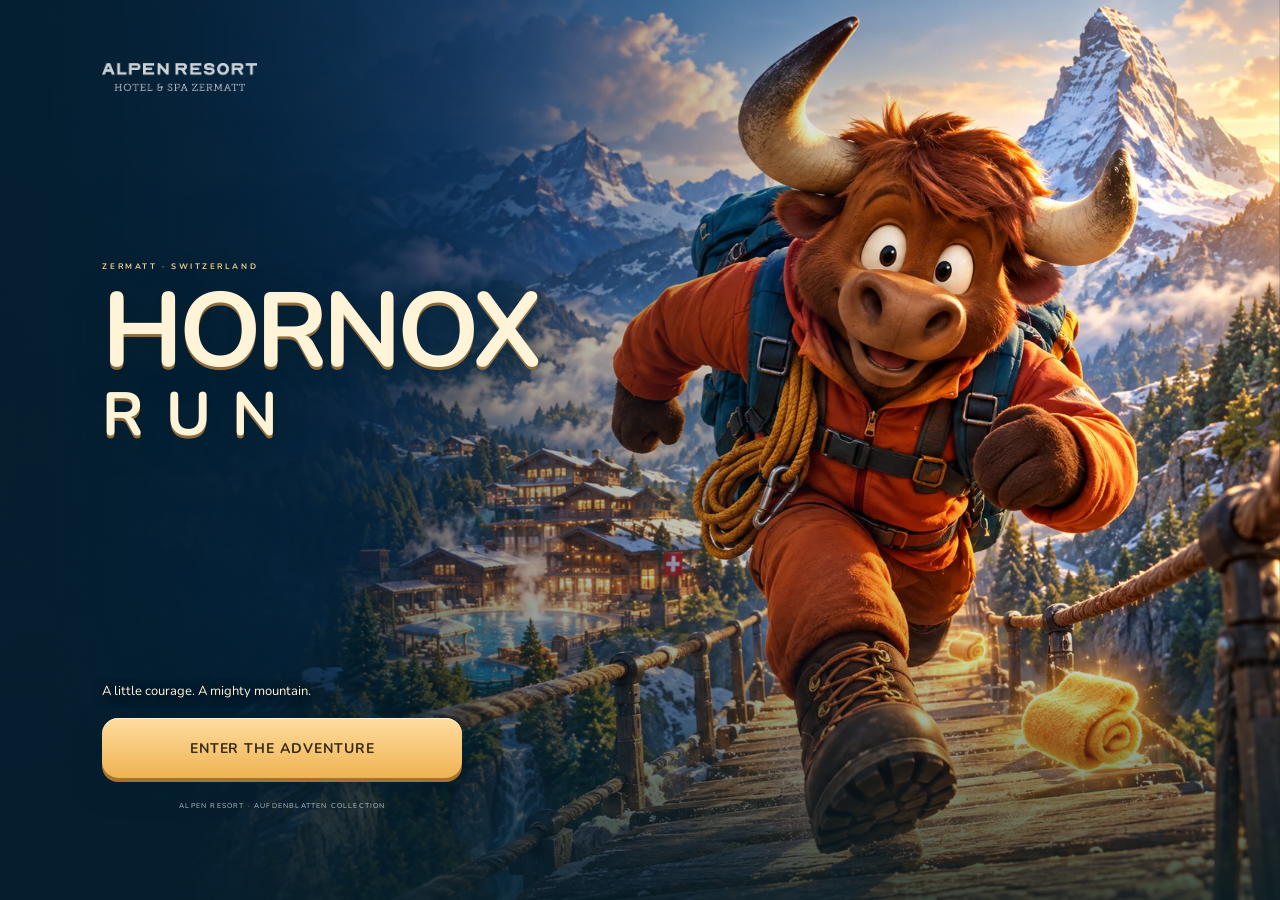
<file: index.html>
<!doctype html>
<html lang="de"><head><script>/* Lädt automatisch die neueste Version, falls der Browser noch eine alte Startseite zwischengespeichert hat. */(function(){var b="60dce85";if(b.indexOf("__")===0)return;fetch("version.json",{cache:"no-store"}).then(function(r){return r.json()}).then(function(j){if(!j.build||j.build===b)return;var u=new URL(location.href);if(u.searchParams.get("b")===j.build)return;u.searchParams.set("b",j.build);location.replace(u.href);}).catch(function(){});})();</script>
<meta charset="utf-8"><meta name="viewport" content="width=device-width,initial-scale=1,viewport-fit=cover"><meta name="theme-color" content="#102d31">
<title>Hornox Run · Zermatt · Alpen Resort</title>
<meta name="description" content="Ein 15-Minuten-Abenteuer vom Alpen Resort durch Zermatt, Wälder, Alpweiden und Bergseen bis auf den Gipfel des Matterhorns.">
<meta property="og:type" content="website"><meta property="og:title" content="Hornox Run · Zermatt"><meta property="og:description" content="Vom Alpen Resort aufs Matterhorn: zehn Levels, alle 90 Sekunden eine neue Welt, Power-ups und Schweizer Musik.">
<meta property="og:image" content="https://ab-ins-spa-alpen-resort.higgsfield.app/assets/og-image.jpg"><meta property="og:url" content="https://ab-ins-spa-alpen-resort.higgsfield.app">
<meta name="twitter:card" content="summary_large_image"><link rel="canonical" href="https://ab-ins-spa-alpen-resort.higgsfield.app"><link rel="icon" href="hornox-icon.svg" type="image/svg+xml"><link rel="manifest" href="site.webmanifest"><link rel="apple-touch-icon" href="apple-touch-icon.png">
<link rel="stylesheet" href="style.css?v=32">
<link rel="preload" as="image" href="assets/launch-scene.webp"><link rel="stylesheet" href="front.css?v=24"><link rel="stylesheet" href="polish.css?v=23"></head><body>
<main id="app" data-screen="home" data-front="cover">
 <div id="heart-feedback" hidden aria-live="polite"><svg viewBox="0 0 24 24" aria-hidden="true"><path d="M12 21C9 18 2 13 2 7.7C2 2.6 8.5 1 12 5.5C15.5 1 22 2.6 22 7.7C22 13 15 18 12 21Z"/></svg><span></span></div><canvas id="world" aria-label="Hornox in the mountains of Zermatt"></canvas><div id="forest-shade" aria-hidden="true" data-sec="0"></div><div id="meadow-light" aria-hidden="true" data-sec="0"></div><div id="fog-layer" aria-hidden="true"></div><div id="bino-layer" hidden aria-hidden="true"></div><div id="pickup-callout" aria-live="polite"><b></b><span></span></div><div class="vignette" aria-hidden="true"></div>
 <header id="brandbar"><a href="https://www.alpenresort.com/" target="_blank" rel="noopener" data-label="hotel"><img src="assets/logo-blue.png" width="156" height="42" alt="Alpen Resort Hotel & Spa Zermatt"></a><div class="tools"><select id="language" class="icon" aria-label="Language / Sprache / Langue / 言語 / 语言"><option value="en">EN</option><option value="de">DE</option><option value="fr">FR</option><option value="ja">日本語</option><option value="zh">中文</option></select><button id="settings" class="icon" data-label="settings"><svg viewBox="0 0 24 24" aria-hidden="true"><path d="M4 7h16M4 17h16"/><circle cx="9" cy="7" r="2.5"/><circle cx="15" cy="17" r="2.5"/></svg></button></div></header>
 <section id="splash" aria-labelledby="splash-title">
  <img class="splash-art" src="assets/launch-scene.webp" alt="" fetchpriority="high"><div class="splash-shade"></div>
  <img class="splash-brand" src="assets/logo-blue.png" alt="Alpen Resort Zermatt">
  <div class="splash-title"><p class="eyebrow">ZERMATT · SWITZERLAND</p><h1 id="splash-title">HORNOX<span>RUN</span></h1></div>
  <div class="splash-bottom"><p data-i18n="splashLine">A little courage. A mighty mountain.</p><button id="enter-game" class="primary" data-i18n="enterGame">ENTER THE ADVENTURE</button><span class="splash-foot">ALPEN RESORT · AUFDENBLATTEN COLLECTION</span></div>
 </section>
 <section id="home" aria-label="Main menu">
  <div class="menu-art" aria-hidden="true"><img src="assets/launch-scene.webp" alt=""></div>
  <div class="menu-heading"><p class="eyebrow" data-i18n="menuKicker">YOUR ALPINE ADVENTURE</p><h2>HORNOX <span>RUN</span></h2><p data-i18n="subtitle"></p></div>
  <div class="menu-content">
   <section id="menu-run" class="menu-view">
    <div class="mission-summary"><span class="mountain-symbol" aria-hidden="true">△</span><div><strong data-i18n="summitMission">THE MATTERHORN RUN</strong><span data-i18n="menuMission">10 worlds · 15 minutes · 3 lives</span></div><span class="mission-number">01—10</span></div>
    <div class="mode-switch" role="group" data-label="modeLabel"><button data-mode="classic" aria-pressed="true"><strong data-i18n="classicMode">Classic</strong><span data-i18n="classicNote">Full adventure</span></button><button data-mode="relaxed" aria-pressed="false"><strong data-i18n="relaxedMode">Relaxed</strong><span data-i18n="relaxedNote">A gentler pace</span></button></div>
    <p id="challenge" hidden></p><button id="start" class="primary" disabled><svg viewBox="0 0 24 24" aria-hidden="true"><path d="m8 5 11 7-11 7Z"/></svg><span data-i18n="loading">Die Bergschuhe werden geschnürt …</span></button>
    <div class="menu-support"><button id="how" class="text-button" data-i18n="how">How to play</button><span><span data-i18n="best">Personal best</span><strong id="best-score">—</strong></span></div><p id="asset-status" class="load-status" role="status"></p><button id="retry-load" class="secondary" data-i18n="retry" hidden></button>
   </section>
   <section id="menu-route" class="menu-view" hidden><p class="eyebrow" data-i18n="routeKicker">FROM THE VILLAGE TO THE SUMMIT</p><h2 data-i18n="routeTitle">Your mountain journey</h2><p class="route-intro" data-i18n="journey"></p><ol id="route-stages"></ol><p class="route-note" data-i18n="routeNote">The next world arrives automatically every 90 seconds.</p></section>
   <section id="menu-records" class="menu-view" hidden><div id="global-board" class="global-board"><div class="global-head"><h3>🏆 <span data-i18n="globalTitle">GLOBAL LEADERBOARD</span></h3></div><p id="global-status" class="route-note"></p><ol id="global-list" class="ranking global-list"></ol><div id="global-me" class="global-me" hidden></div></div><p class="route-note" data-i18n="boardHint">Speichere deine Punkte nach dem Game Over, um in der Rangliste zu erscheinen.</p></section>
  </div>
  <nav class="menu-nav" data-label="mainMenu"><button data-menu="run" aria-current="page"><svg viewBox="0 0 24 24" aria-hidden="true"><path d="m8 5 11 7-11 7Z"/></svg><span data-i18n="navPlay">Play</span></button><button data-menu="route"><svg viewBox="0 0 24 24" aria-hidden="true"><path d="m2 20 7-14 4 8 3-5 6 11ZM7 10l2 2 2-2"/></svg><span data-i18n="navRoute">Journey</span></button><button data-menu="records"><svg viewBox="0 0 24 24" aria-hidden="true"><path d="M7 3h10v7a5 5 0 0 1-10 0ZM7 5H3v3a4 4 0 0 0 4 4m10-7h4v3a4 4 0 0 1-4 4m-5 3v5m-4 1h8"/></svg><span data-i18n="navRecords">Records</span></button></nav>
 </section>
 <section id="hud" hidden aria-label="Score">
  <button id="pause-button" class="icon" data-label="pause"><svg viewBox="0 0 24 24" aria-hidden="true"><path d="M8 5v14M16 5v14"/></svg></button>
  <div id="bag-box" class="bag-box"><span class="bag-row"><svg viewBox="0 0 24 24" aria-hidden="true"><circle cx="12" cy="12" r="9"/><circle cx="12" cy="12" r="5.5"/></svg><b id="coins">0</b><em id="coins-label" class="bag-label">Münzen</em><b id="combo"></b></span><span id="items" class="bag-row items-chip"><i id="items-icon" aria-hidden="true">🪙</i><b id="items-count">0</b><em id="items-label" class="bag-label"></em></span></div>
  <div class="journey"><span id="stage">ALPEN RESORT</span><strong id="distance">0 m</strong><div class="progress"><span id="progress"></span></div><div id="lives"><span id="lives-label">Lives</span><span id="life-hearts"><svg viewBox="0 0 24 24" aria-hidden="true"><path d="M12 21C9 18 2 13 2 7.7C2 2.6 8.5 1 12 5.5C15.5 1 22 2.6 22 7.7C22 13 15 18 12 21Z"/></svg><svg viewBox="0 0 24 24" aria-hidden="true"><path d="M12 21C9 18 2 13 2 7.7C2 2.6 8.5 1 12 5.5C15.5 1 22 2.6 22 7.7C22 13 15 18 12 21Z"/></svg><svg viewBox="0 0 24 24" aria-hidden="true"><path d="M12 21C9 18 2 13 2 7.7C2 2.6 8.5 1 12 5.5C15.5 1 22 2.6 22 7.7C22 13 15 18 12 21Z"/></svg><svg class="bonus" hidden viewBox="0 0 24 24" aria-hidden="true"><path d="M12 21C9 18 2 13 2 7.7C2 2.6 8.5 1 12 5.5C15.5 1 22 2.6 22 7.7C22 13 15 18 12 21Z"/></svg><svg class="bonus" hidden viewBox="0 0 24 24" aria-hidden="true"><path d="M12 21C9 18 2 13 2 7.7C2 2.6 8.5 1 12 5.5C15.5 1 22 2.6 22 7.7C22 13 15 18 12 21Z"/></svg></span></div></div>
  <div class="score-box"><strong id="score">0</strong></div>
 </section>
 <div id="intro-caption" hidden><img src="assets/logo-blue.png" alt="Alpen Resort Hotel & Spa Zermatt"><span></span></div>
 <button id="rush-button" hidden type="button"><span class="rush-disc"><svg viewBox="0 0 24 24" aria-hidden="true"><path d="M14 2 4 14h7l-1 8 10-12h-7Z"/></svg><b id="rush-value">0/30</b></span><span id="rush-name">HORNOX-ANSTURM</span><kbd id="rush-key" aria-hidden="true"></kbd></button><div id="power-callout" role="status" aria-live="polite"></div>
 <div id="turn-cue" hidden><strong id="turn-arrow">↱</strong><div><span id="turn-label"></span><b id="turn-distance"></b></div></div>
 <div id="tutorial" hidden><div><b>↑</b><span data-i18n="jump"></span></div><div><b>↓</b><span data-i18n="duck"></span></div><div><b>← →</b><span data-i18n="move"></span></div></div>
 <div id="powerup" hidden></div><div id="resort-arrival" hidden><img src="assets/logo-blue.png" alt="Alpen Resort Zermatt"><span data-i18n="arrival"></span></div>
 <div id="feedback-label" aria-live="polite"></div><div id="toast" role="status" aria-live="polite"></div><div id="hit-flash" aria-hidden="true"></div><div id="fisher-bubble" hidden role="status" aria-live="polite" data-mood="1"><div class="fb-portrait"><svg class="boar-face" viewBox="0 0 100 100" aria-hidden="true"><circle cx="50" cy="50" r="50" fill="#d9c6a5"/><path d="M8 100c6-22 22-32 42-32s36 10 42 32z" fill="#3b2a1e"/><path d="M24 30l-6-16 18 10zM76 30l6-16-18 10z" fill="#2c1f16"/><ellipse cx="50" cy="52" rx="30" ry="27" fill="#4a3526"/><path d="M30 30q20-14 40 0" stroke="#2c1f16" stroke-width="6" fill="none"/><ellipse cx="50" cy="66" rx="15" ry="11" fill="#a07868"/><ellipse cx="45" cy="66" rx="2.6" ry="3.4" fill="#3a2018"/><ellipse cx="55" cy="66" rx="2.6" ry="3.4" fill="#3a2018"/><path d="M34 70q-6-2-6-10M66 70q6-2 6-10" stroke="#f3ecd9" stroke-width="4" fill="none" stroke-linecap="round"/><path d="M34 42l10 5M66 42l-10 5" stroke="#1d130d" stroke-width="3.5" stroke-linecap="round"/><circle cx="40" cy="50" r="3.4" fill="#d63a2a"/><circle cx="60" cy="50" r="3.4" fill="#d63a2a"/><path d="M20 82q4-6 10-4M80 82q-4-6-10-4" stroke="#bfa98a" stroke-width="3" fill="none" class="boar-dust"/></svg><svg class="dog-face" viewBox="0 0 100 100" aria-hidden="true"><circle cx="50" cy="50" r="50" fill="#bfe3c4"/><path d="M10 100c6-22 22-32 40-32s34 10 40 32z" fill="#f2efe8"/><path d="M26 40L22 10l20 18zM74 40l4-30-20 18z" fill="#f4f1ea" stroke="#d9d3c6" stroke-width="2"/><ellipse cx="50" cy="52" rx="25" ry="24" fill="#f7f5ef"/><ellipse cx="50" cy="68" rx="14" ry="11" fill="#ebe6dc"/><ellipse cx="50" cy="61" rx="5.5" ry="4" fill="#2a2222"/><circle cx="40" cy="48" r="4" fill="#2a1d16"/><circle cx="60" cy="48" r="4" fill="#2a1d16"/><path d="M34 40l10 4M66 40l-10 4" stroke="#b9b2a4" stroke-width="3" stroke-linecap="round"/><path d="M46 75q4 10 8 0" fill="#e86b7a"/><path d="M42 70q8 5 16 0" stroke="#2a2222" stroke-width="2" fill="none"/><path d="M18 22q-6-4-4-10M82 22q6-4 4-10" stroke="#fff" stroke-width="3" fill="none" class="boar-dust"/></svg><svg class="bee-face" viewBox="0 0 100 100" aria-hidden="true"><circle cx="50" cy="50" r="50" fill="#bfe3c4"/><ellipse cx="34" cy="34" rx="16" ry="11" fill="#eaf7ff" opacity=".9" transform="rotate(-30 34 34)"/><ellipse cx="66" cy="34" rx="16" ry="11" fill="#eaf7ff" opacity=".9" transform="rotate(30 66 34)"/><ellipse cx="50" cy="60" rx="26" ry="23" fill="#f6c21a"/><path d="M27 54h46M25 64h50M29 74h42" stroke="#2a2016" stroke-width="6"/><circle cx="41" cy="50" r="4.5" fill="#1d130d"/><circle cx="59" cy="50" r="4.5" fill="#1d130d"/><path d="M35 42l10 4M65 42l-10 4" stroke="#1d130d" stroke-width="3" stroke-linecap="round"/><path d="M44 30q-6-12-12-14M56 30q6-12 12-14" stroke="#2a2016" stroke-width="2.5" fill="none"/><path d="M50 84l-4 9h8z" fill="#2a2016"/></svg><svg class="fisher-face" viewBox="0 0 100 100" aria-hidden="true"><circle cx="50" cy="50" r="50" class="fb-bg"/><path d="M14 104c4-20 18-28 36-28s32 8 36 28z" fill="#3f6b45"/><path d="M38 78l12 10 12-10" fill="none" stroke="#2c4e33" stroke-width="3"/><ellipse cx="27" cy="56" rx="5" ry="7" class="fb-skin"/><ellipse cx="73" cy="56" rx="5" ry="7" class="fb-skin"/><ellipse cx="50" cy="56" rx="23" ry="25" class="fb-skin"/><path d="M29 62c2 16 11 24 21 24s19-8 21-24c-5 6-12 8-21 8s-16-2-21-8z" fill="#8a7a6a"/><path d="M38 68c4-3 8-3 12-1 4-2 8-2 12 1-4 1-8 2-12 1-4 1-8 0-12-1z" fill="#6f6152"/><path d="M22 40c0-16 12-24 28-24s28 8 28 24z" fill="#5a7d3c"/><path d="M14 41c10-4 24-6 36-6s26 2 36 6c-2 4-6 5-10 4-8-2-17-3-26-3s-18 1-26 3c-4 1-8 0-10-4z" fill="#46672e"/><rect x="22" y="33" width="56" height="5" fill="#7a5a2e"/><path d="M64 28l4-6 3 6" fill="none" stroke="#d94a2b" stroke-width="2"/><ellipse cx="50" cy="60" rx="4" ry="3.4" class="fb-nose"/>
<g class="mood m1"><path d="M36 51q5-4 10 0M54 51q5-4 10 0" stroke="#3a2a20" stroke-width="2.6" fill="none" stroke-linecap="round"/><path d="M35 45q6-3 11-1M54 44q5-2 11 1" stroke="#6f6152" stroke-width="2.4" fill="none" stroke-linecap="round"/><path d="M43 69q7 5 14 0" stroke="#5a2a20" stroke-width="2.6" fill="none" stroke-linecap="round"/></g>
<g class="mood m2"><circle cx="41" cy="51" r="5.6" fill="#fff"/><circle cx="59" cy="51" r="5.6" fill="#fff"/><circle cx="42" cy="51" r="2.6" fill="#2a1d16"/><circle cx="58" cy="51" r="2.6" fill="#2a1d16"/><path d="M33 41q7-5 13-2M54 39q6-3 13 2" stroke="#6f6152" stroke-width="2.6" fill="none" stroke-linecap="round"/><ellipse cx="50" cy="70" rx="3.6" ry="4.2" fill="#5a2a20"/><text x="80" y="30" class="fb-mark">!</text></g>
<g class="mood m3"><circle cx="41" cy="52" r="4.6" fill="#fff"/><circle cx="59" cy="52" r="4.6" fill="#fff"/><circle cx="42" cy="53" r="2.4" fill="#2a1d16"/><circle cx="58" cy="53" r="2.4" fill="#2a1d16"/><path d="M33 43l13 5M67 43l-13 5" stroke="#4a3a2c" stroke-width="3.2" stroke-linecap="round"/><path d="M42 72q8-6 16 0" stroke="#5a2a20" stroke-width="2.8" fill="none" stroke-linecap="round"/></g>
<g class="mood m4"><circle cx="41" cy="53" r="4.2" fill="#fff"/><circle cx="59" cy="53" r="4.2" fill="#fff"/><circle cx="42" cy="53.5" r="2.2" fill="#2a1d16"/><circle cx="58" cy="53.5" r="2.2" fill="#2a1d16"/><path d="M32 41l15 8M68 41l-15 8" stroke="#3a2a20" stroke-width="3.8" stroke-linecap="round"/><rect x="40" y="67" width="20" height="8" rx="2" fill="#fff" stroke="#5a2a20" stroke-width="2"/><path d="M45 67v8M50 67v8M55 67v8M40 71h20" stroke="#5a2a20" stroke-width="1.2"/><path d="M31 33c-6-4-6-10 0-12M69 33c6-4 6-10 0-12" class="fb-steam"/><path d="M60 46l4-3M62 49l4 1" stroke="#c62828" stroke-width="1.6" stroke-linecap="round"/></g>
</svg></div><div class="fb-info"><b id="fb-state"></b><span id="fb-note"></span><span class="fb-meter"><i id="fb-meter"></i></span></div></div><div id="level-banner" role="status" aria-live="polite" hidden><small id="level-done"></small><span id="level-next"></span><strong id="level-name"></strong></div><div id="countdown" hidden></div>
 <div id="touch-controls" hidden><button data-action="left" class="icon" data-label="left">←</button><button data-action="jump" class="icon" data-label="jump">↑</button><button data-action="duck" class="icon" data-label="duck">↓</button><button data-action="right" class="icon" data-label="right">→</button></div>
 <div id="game-brand"><img src="assets/logo-blue.png" alt="Alpen Resort Zermatt"></div><button id="quick-sound" class="icon" data-label="sound" aria-pressed="true"><svg class="snd-on" viewBox="0 0 24 24" aria-hidden="true"><path d="M4 9.5h3.5L12 5.5v13l-4.5-4H4z" fill="currentColor"/><path d="M15.5 9a4 4 0 0 1 0 6M18 6.5a7.5 7.5 0 0 1 0 11"/></svg><svg class="snd-off" viewBox="0 0 24 24" aria-hidden="true"><path d="M4 9.5h3.5L12 5.5v13l-4.5-4H4z" fill="currentColor"/><path d="M15.5 9.5l5 5M20.5 9.5l-5 5"/></svg></button><button id="quick-buttons" class="icon" type="button" data-label="showButtons" aria-pressed="true"><svg class="btn-on" viewBox="0 0 24 24" aria-hidden="true"><rect x="3" y="6" width="18" height="12" rx="3"/><path d="M7.5 12h3M9 10.5v3M15 11h.01M17 13h.01"/></svg><svg class="btn-off" viewBox="0 0 24 24" aria-hidden="true"><rect x="3" y="6" width="18" height="12" rx="3"/><path d="M7.5 12h3M9 10.5v3M15 11h.01M17 13h.01M4 4l16 16"/></svg></button>
 <div id="pause-overlay" class="overlay" hidden><section class="panel"><p class="eyebrow" data-i18n="pause"></p><h2 data-i18n="pauseTitle"></h2><button id="resume" class="primary" data-i18n="resume"></button><button id="restart" class="secondary" data-i18n="restart"></button><button id="pause-settings" class="text-button" data-i18n="settings"></button><button class="text-button go-home" data-i18n="exit"></button></section></div>
 <div id="result" class="overlay" hidden><section class="panel result-panel" aria-labelledby="result-title"><p id="result-kicker" class="eyebrow"></p><h2 id="result-title" class="go-title">GAME OVER</h2><p class="score-label" data-i18n="totalScore">Gesamtpunktzahl</p><strong id="result-score">0</strong><p id="result-badge" class="result-badge" hidden></p><dl id="result-stats" class="result-stats"><div class="stat-levels"><dt data-i18n="statLevels">Erreichte Levels</dt><dd id="stat-level"></dd></div><div><dt data-i18n="statDistance"></dt><dd id="stat-distance"></dd></div><div><dt data-i18n="coins"></dt><dd id="stat-coins"></dd></div><div><dt data-i18n="statBest"></dt><dd id="stat-best"></dd></div></dl><p id="result-note"></p><button id="to-board" class="primary" type="button"><span data-i18n="toBoard">Weiter zur Rangliste</span></button><button id="again" class="secondary" data-i18n="again"></button><div id="copy-link-wrap" hidden><label for="copy-link" data-i18n="shareFallback"></label><input id="copy-link" readonly></div><a class="hotel-link" href="https://www.alpenresort.com/" target="_blank" rel="noopener"><img src="assets/logo-blue.png" alt="" width="96" height="26"><span><b data-i18n="hotelTitle"></b><small data-i18n="hotel"></small></span><i aria-hidden="true">↗</i></a><div class="result-links"><button id="share" class="text-button" data-i18n="share"></button><button class="text-button go-home" data-i18n="exit"></button></div></section></div>
 <div id="board-view" class="overlay" hidden><section class="panel board-panel" aria-labelledby="board-title"><p class="eyebrow" data-i18n="globalTitle">GLOBALE RANGLISTE</p><h2 id="board-title"></h2><p id="board-sub" class="board-sub"></p><p id="board-saved" class="board-saved" hidden></p><p id="board-status" class="board-status" role="status"></p><ol id="board-list" class="board-list"></ol><button id="board-more" class="text-button" type="button" hidden data-i18n="boardMore">Weitere Spieler anzeigen</button><button id="board-again" class="primary" type="button" data-i18n="again"></button><div class="result-links"><button id="board-back" class="text-button" type="button" data-i18n="boardBack">Zurück zum Ergebnis</button><button class="text-button go-home" data-i18n="exit"></button></div></section></div>
</main>
<dialog id="shop-dialog" class="shop-dialog" aria-labelledby="shop-title"><p class="eyebrow" id="shop-level"></p><h2 id="shop-title" data-i18n="shopTitle">🛒 Bergladen</h2><p id="shop-text" class="shop-text"></p><div class="shop-offers"><button type="button" id="shop-buy5" class="shop-offer"><span class="shop-cost" id="shop-cost5"></span><span class="shop-gain">❤️ +1</span></button><button type="button" id="shop-buy10" class="shop-offer"><span class="shop-cost" id="shop-cost10"></span><span class="shop-gain">❤️❤️ +2</span></button></div><p id="shop-note" class="shop-note"></p><button type="button" id="shop-leave" class="primary" data-i18n="shopLeave">Weiterlaufen</button></dialog><dialog id="name-dialog" aria-labelledby="name-title"><button class="dialog-close icon" type="button" id="name-later" data-label="close">×</button><p class="eyebrow" data-i18n="globalTitle">GLOBALE RANGLISTE</p><h2 id="name-title" data-i18n="saveTitle">Punkte speichern</h2><p id="save-summary" class="save-summary"></p><form id="name-form" novalidate><label class="field"><span data-i18n="nameLabel">Name</span><input id="name-input" name="name" maxlength="20" autocomplete="nickname" required aria-required="true"></label><label class="field"><span data-i18n="emailLabel">E-Mail-Adresse</span><input id="email-input" name="email" type="email" maxlength="254" autocomplete="email" inputmode="email" spellcheck="false" required aria-required="true"></label><p class="note privacy-note">🔒 <span data-i18n="emailPrivate"></span> <a id="terms-link" href="#" target="_blank" rel="noopener" hidden data-i18n="termsLink"></a></p><p id="name-error" class="form-error" role="alert" hidden></p><button id="save-button" class="primary" type="submit"><span data-i18n="saveButton">Punkte speichern und Rangliste ansehen</span></button></form></dialog><dialog id="help-dialog"><button class="dialog-close icon" data-close data-label="close">×</button><p class="eyebrow">HORNOX RUN</p><h2 data-i18n="helpTitle"></h2><div class="help-actions"><div><b>↑</b><span data-i18n="jump"></span></div><div><b>↓</b><span data-i18n="duck"></span></div><div><b>↰ ↱</b><span data-i18n="turn"></span></div></div><p data-i18n="helpBody"></p><p class="note key-help" data-i18n="keysHelp"></p><ul class="biome-help"><li data-i18n="resortHelp"></li><li data-i18n="villageHelp"></li><li data-i18n="meadowHelp"></li><li data-i18n="mountainHelp"></li><li data-i18n="glacierHelp"></li><li data-i18n="summitHelp"></li></ul><p class="note" data-i18n="helpJourney"></p><p class="note" data-i18n="powerExtras"></p><p id="embedded-help" class="note" hidden><span data-i18n="embeddedNote"></span> <a href="https://ab-ins-spa-alpen-resort.higgsfield.app" target="_blank" rel="noopener" data-i18n="openGame"></a></p><button class="primary" data-close data-i18n="understood"></button></dialog>
<dialog id="settings-dialog"><button class="dialog-close icon" data-close data-label="close">×</button><p class="eyebrow">HORNOX RUN</p><h2 data-i18n="settings"></h2>
<label class="setting"><span data-i18n="sound"></span><input id="sound-toggle" type="checkbox"></label>
<label class="setting"><span data-i18n="music"></span><input id="music-toggle" type="checkbox"></label>
<label class="setting"><span data-i18n="assist"></span><input id="assist-toggle" type="checkbox"></label>
<label class="setting"><span data-i18n="reduce"></span><input id="reduce-toggle" type="checkbox"></label>
<label class="setting"><span data-i18n="contrast"></span><input id="contrast-toggle" type="checkbox"></label>
<label class="setting"><span data-i18n="showButtons"></span><input id="buttons-toggle" type="checkbox"></label>
<div class="setting"><span data-i18n="tilt"></span><button id="tilt-toggle" class="small-button" data-i18n="activate"></button></div><p id="tilt-status" class="note" data-i18n="tiltHelp"></p>
<p class="key-title" data-i18n="keys"></p><div class="key-grid"><button id="bind-left" data-bind="left" class="key-button"></button><button id="bind-right" data-bind="right" class="key-button"></button><button id="bind-jump" data-bind="jump" class="key-button"></button><button id="bind-duck" data-bind="duck" class="key-button"></button></div><button id="keys-reset" class="text-button" data-i18n="keysReset"></button><p class="note" data-i18n="assistNote"></p><button class="primary" data-close data-i18n="close"></button><button id="admin-open" type="button" class="secondary admin-open">🔒 <span data-i18n="adminAccess">Admin-Zugang</span></button>
</dialog><dialog id="admin-login" aria-labelledby="admin-login-title"><button class="dialog-close icon" type="button" data-close data-label="close">×</button><p class="eyebrow">HORNOX RUN · ADMIN</p><h2 id="admin-login-title" data-i18n="adminTitle">Admin-Zugang</h2><form id="admin-form" novalidate><label class="field"><span data-i18n="adminPassword">Passwort</span><input id="admin-password" type="password" autocomplete="current-password" required></label><p id="admin-error" class="form-error" role="alert" hidden></p><button id="admin-submit" class="primary" type="submit"><span data-i18n="adminLogin">Öffnen</span></button></form></dialog><dialog id="admin-panel" class="admin-panel" aria-labelledby="admin-panel-title"><button class="dialog-close icon" type="button" data-close data-label="close">×</button><p class="eyebrow">HORNOX RUN · ADMIN</p><h2 id="admin-panel-title" data-i18n="adminTitle">Admin-Zugang</h2><div class="admin-tabs" role="tablist"><button type="button" role="tab" data-admin-tab="board" aria-selected="true" data-i18n="adminTabBoard">Rangliste</button><button type="button" role="tab" data-admin-tab="levels" aria-selected="false" data-i18n="adminTabLevels">Level wählen</button></div><section id="admin-board" class="admin-section"><div class="admin-tools"><span id="admin-count" class="admin-count"></span><button id="admin-refresh" type="button" class="small-button" data-i18n="adminRefresh">↻ Aktualisieren</button><button id="admin-csv" type="button" class="small-button" data-i18n="adminCsv">⬇ CSV Rangliste</button><button id="admin-csv-runs" type="button" class="small-button" data-i18n="adminCsvRuns">⬇ CSV alle Läufe</button></div><p id="admin-status" class="note" role="status"></p><ol id="admin-list" class="admin-list"></ol></section><section id="admin-levels" class="admin-section" hidden><p class="note" data-i18n="adminLevelNote"></p><ol id="admin-level-grid" class="admin-level-grid"></ol></section><button id="admin-logout" type="button" class="text-button" data-i18n="adminLogout">Admin abmelden</button></dialog><script type="module" src="client.js?v=127"></script></body></html>
</file>
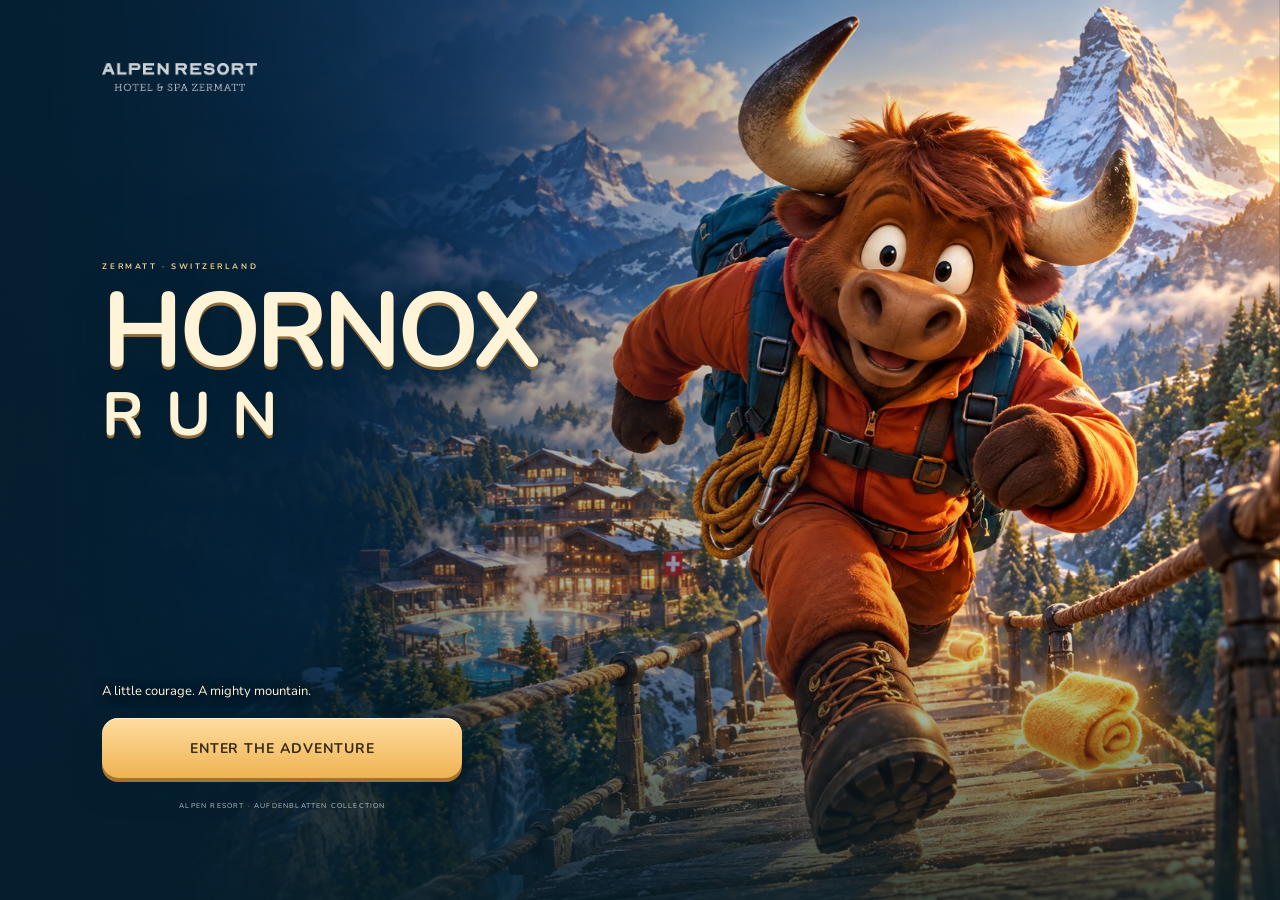
<file: app/public/index.html>
<!doctype html>
<html lang="de"><head><script>/* Lädt automatisch die neueste Version, falls der Browser noch eine alte Startseite zwischengespeichert hat. */(function(){var b="__BUILD__";if(b.indexOf("__")===0)return;fetch("version.json",{cache:"no-store"}).then(function(r){return r.json()}).then(function(j){if(!j.build||j.build===b)return;var u=new URL(location.href);if(u.searchParams.get("b")===j.build)return;u.searchParams.set("b",j.build);location.replace(u.href);}).catch(function(){});})();</script>
<meta charset="utf-8"><meta name="viewport" content="width=device-width,initial-scale=1,viewport-fit=cover"><meta name="theme-color" content="#102d31">
<title>Hornox Run · Zermatt · Alpen Resort</title>
<meta name="description" content="Ein 15-Minuten-Abenteuer vom Alpen Resort durch Zermatt, Wälder, Alpweiden und Bergseen bis auf den Gipfel des Matterhorns.">
<meta property="og:type" content="website"><meta property="og:title" content="Hornox Run · Zermatt"><meta property="og:description" content="Vom Alpen Resort aufs Matterhorn: zehn Levels, alle 90 Sekunden eine neue Welt, Power-ups und Schweizer Musik.">
<meta property="og:image" content="https://ab-ins-spa-alpen-resort.higgsfield.app/assets/og-image.jpg"><meta property="og:url" content="https://ab-ins-spa-alpen-resort.higgsfield.app">
<meta name="twitter:card" content="summary_large_image"><link rel="canonical" href="https://ab-ins-spa-alpen-resort.higgsfield.app"><link rel="icon" href="hornox-icon.svg" type="image/svg+xml"><link rel="manifest" href="site.webmanifest"><link rel="apple-touch-icon" href="apple-touch-icon.png">
<link rel="stylesheet" href="style.css?v=32">
<link rel="preload" as="image" href="assets/launch-scene.webp"><link rel="stylesheet" href="front.css?v=24"><link rel="stylesheet" href="polish.css?v=23"></head><body>
<main id="app" data-screen="home" data-front="cover">
 <div id="heart-feedback" hidden aria-live="polite"><svg viewBox="0 0 24 24" aria-hidden="true"><path d="M12 21C9 18 2 13 2 7.7C2 2.6 8.5 1 12 5.5C15.5 1 22 2.6 22 7.7C22 13 15 18 12 21Z"/></svg><span></span></div><canvas id="world" aria-label="Hornox in the mountains of Zermatt"></canvas><div id="forest-shade" aria-hidden="true" data-sec="0"></div><div id="meadow-light" aria-hidden="true" data-sec="0"></div><div id="fog-layer" aria-hidden="true"></div><div id="bino-layer" hidden aria-hidden="true"></div><div id="pickup-callout" aria-live="polite"><b></b><span></span></div><div class="vignette" aria-hidden="true"></div>
 <header id="brandbar"><a href="https://www.alpenresort.com/" target="_blank" rel="noopener" data-label="hotel"><img src="assets/logo-blue.png" width="156" height="42" alt="Alpen Resort Hotel & Spa Zermatt"></a><div class="tools"><select id="language" class="icon" aria-label="Language / Sprache / Langue / 言語 / 语言"><option value="en">EN</option><option value="de">DE</option><option value="fr">FR</option><option value="ja">日本語</option><option value="zh">中文</option></select><button id="settings" class="icon" data-label="settings"><svg viewBox="0 0 24 24" aria-hidden="true"><path d="M4 7h16M4 17h16"/><circle cx="9" cy="7" r="2.5"/><circle cx="15" cy="17" r="2.5"/></svg></button></div></header>
 <section id="splash" aria-labelledby="splash-title">
  <img class="splash-art" src="assets/launch-scene.webp" alt="" fetchpriority="high"><div class="splash-shade"></div>
  <img class="splash-brand" src="assets/logo-blue.png" alt="Alpen Resort Zermatt">
  <div class="splash-title"><p class="eyebrow">ZERMATT · SWITZERLAND</p><h1 id="splash-title">HORNOX<span>RUN</span></h1></div>
  <div class="splash-bottom"><p data-i18n="splashLine">A little courage. A mighty mountain.</p><button id="enter-game" class="primary" data-i18n="enterGame">ENTER THE ADVENTURE</button><span class="splash-foot">ALPEN RESORT · AUFDENBLATTEN COLLECTION</span></div>
 </section>
 <section id="home" aria-label="Main menu">
  <div class="menu-art" aria-hidden="true"><img src="assets/launch-scene.webp" alt=""></div>
  <div class="menu-heading"><p class="eyebrow" data-i18n="menuKicker">YOUR ALPINE ADVENTURE</p><h2>HORNOX <span>RUN</span></h2><p data-i18n="subtitle"></p></div>
  <div class="menu-content">
   <section id="menu-run" class="menu-view">
    <div class="mission-summary"><span class="mountain-symbol" aria-hidden="true">△</span><div><strong data-i18n="summitMission">THE MATTERHORN RUN</strong><span data-i18n="menuMission">10 worlds · 15 minutes · 3 lives</span></div><span class="mission-number">01—10</span></div>
    <div class="mode-switch" role="group" data-label="modeLabel"><button data-mode="classic" aria-pressed="true"><strong data-i18n="classicMode">Classic</strong><span data-i18n="classicNote">Full adventure</span></button><button data-mode="relaxed" aria-pressed="false"><strong data-i18n="relaxedMode">Relaxed</strong><span data-i18n="relaxedNote">A gentler pace</span></button></div>
    <p id="challenge" hidden></p><button id="start" class="primary" disabled><svg viewBox="0 0 24 24" aria-hidden="true"><path d="m8 5 11 7-11 7Z"/></svg><span data-i18n="loading">Die Bergschuhe werden geschnürt …</span></button>
    <div class="menu-support"><button id="how" class="text-button" data-i18n="how">How to play</button><span><span data-i18n="best">Personal best</span><strong id="best-score">—</strong></span></div><p id="asset-status" class="load-status" role="status"></p><button id="retry-load" class="secondary" data-i18n="retry" hidden></button>
   </section>
   <section id="menu-route" class="menu-view" hidden><p class="eyebrow" data-i18n="routeKicker">FROM THE VILLAGE TO THE SUMMIT</p><h2 data-i18n="routeTitle">Your mountain journey</h2><p class="route-intro" data-i18n="journey"></p><ol id="route-stages"></ol><p class="route-note" data-i18n="routeNote">The next world arrives automatically every 90 seconds.</p></section>
   <section id="menu-records" class="menu-view" hidden><div id="global-board" class="global-board"><div class="global-head"><h3>🏆 <span data-i18n="globalTitle">GLOBAL LEADERBOARD</span></h3></div><p id="global-status" class="route-note"></p><ol id="global-list" class="ranking global-list"></ol><div id="global-me" class="global-me" hidden></div></div><p class="route-note" data-i18n="boardHint">Speichere deine Punkte nach dem Game Over, um in der Rangliste zu erscheinen.</p></section>
  </div>
  <nav class="menu-nav" data-label="mainMenu"><button data-menu="run" aria-current="page"><svg viewBox="0 0 24 24" aria-hidden="true"><path d="m8 5 11 7-11 7Z"/></svg><span data-i18n="navPlay">Play</span></button><button data-menu="route"><svg viewBox="0 0 24 24" aria-hidden="true"><path d="m2 20 7-14 4 8 3-5 6 11ZM7 10l2 2 2-2"/></svg><span data-i18n="navRoute">Journey</span></button><button data-menu="records"><svg viewBox="0 0 24 24" aria-hidden="true"><path d="M7 3h10v7a5 5 0 0 1-10 0ZM7 5H3v3a4 4 0 0 0 4 4m10-7h4v3a4 4 0 0 1-4 4m-5 3v5m-4 1h8"/></svg><span data-i18n="navRecords">Records</span></button></nav>
 </section>
 <section id="hud" hidden aria-label="Score">
  <button id="pause-button" class="icon" data-label="pause"><svg viewBox="0 0 24 24" aria-hidden="true"><path d="M8 5v14M16 5v14"/></svg></button>
  <div id="bag-box" class="bag-box"><span class="bag-row"><svg viewBox="0 0 24 24" aria-hidden="true"><circle cx="12" cy="12" r="9"/><circle cx="12" cy="12" r="5.5"/></svg><b id="coins">0</b><em id="coins-label" class="bag-label">Münzen</em><b id="combo"></b></span><span id="items" class="bag-row items-chip"><i id="items-icon" aria-hidden="true">🪙</i><b id="items-count">0</b><em id="items-label" class="bag-label"></em></span></div>
  <div class="journey"><span id="stage">ALPEN RESORT</span><strong id="distance">0 m</strong><div class="progress"><span id="progress"></span></div><div id="lives"><span id="lives-label">Lives</span><span id="life-hearts"><svg viewBox="0 0 24 24" aria-hidden="true"><path d="M12 21C9 18 2 13 2 7.7C2 2.6 8.5 1 12 5.5C15.5 1 22 2.6 22 7.7C22 13 15 18 12 21Z"/></svg><svg viewBox="0 0 24 24" aria-hidden="true"><path d="M12 21C9 18 2 13 2 7.7C2 2.6 8.5 1 12 5.5C15.5 1 22 2.6 22 7.7C22 13 15 18 12 21Z"/></svg><svg viewBox="0 0 24 24" aria-hidden="true"><path d="M12 21C9 18 2 13 2 7.7C2 2.6 8.5 1 12 5.5C15.5 1 22 2.6 22 7.7C22 13 15 18 12 21Z"/></svg><svg class="bonus" hidden viewBox="0 0 24 24" aria-hidden="true"><path d="M12 21C9 18 2 13 2 7.7C2 2.6 8.5 1 12 5.5C15.5 1 22 2.6 22 7.7C22 13 15 18 12 21Z"/></svg><svg class="bonus" hidden viewBox="0 0 24 24" aria-hidden="true"><path d="M12 21C9 18 2 13 2 7.7C2 2.6 8.5 1 12 5.5C15.5 1 22 2.6 22 7.7C22 13 15 18 12 21Z"/></svg></span></div></div>
  <div class="score-box"><strong id="score">0</strong></div>
 </section>
 <div id="intro-caption" hidden><img src="assets/logo-blue.png" alt="Alpen Resort Hotel & Spa Zermatt"><span></span></div>
 <button id="rush-button" hidden type="button"><span class="rush-disc"><svg viewBox="0 0 24 24" aria-hidden="true"><path d="M14 2 4 14h7l-1 8 10-12h-7Z"/></svg><b id="rush-value">0/30</b></span><span id="rush-name">HORNOX-ANSTURM</span><kbd id="rush-key" aria-hidden="true"></kbd></button><div id="power-callout" role="status" aria-live="polite"></div>
 <div id="turn-cue" hidden><strong id="turn-arrow">↱</strong><div><span id="turn-label"></span><b id="turn-distance"></b></div></div>
 <div id="tutorial" hidden><div><b>↑</b><span data-i18n="jump"></span></div><div><b>↓</b><span data-i18n="duck"></span></div><div><b>← →</b><span data-i18n="move"></span></div></div>
 <div id="powerup" hidden></div><div id="resort-arrival" hidden><img src="assets/logo-blue.png" alt="Alpen Resort Zermatt"><span data-i18n="arrival"></span></div>
 <div id="feedback-label" aria-live="polite"></div><div id="toast" role="status" aria-live="polite"></div><div id="hit-flash" aria-hidden="true"></div><div id="fisher-bubble" hidden role="status" aria-live="polite" data-mood="1"><div class="fb-portrait"><svg class="boar-face" viewBox="0 0 100 100" aria-hidden="true"><circle cx="50" cy="50" r="50" fill="#d9c6a5"/><path d="M8 100c6-22 22-32 42-32s36 10 42 32z" fill="#3b2a1e"/><path d="M24 30l-6-16 18 10zM76 30l6-16-18 10z" fill="#2c1f16"/><ellipse cx="50" cy="52" rx="30" ry="27" fill="#4a3526"/><path d="M30 30q20-14 40 0" stroke="#2c1f16" stroke-width="6" fill="none"/><ellipse cx="50" cy="66" rx="15" ry="11" fill="#a07868"/><ellipse cx="45" cy="66" rx="2.6" ry="3.4" fill="#3a2018"/><ellipse cx="55" cy="66" rx="2.6" ry="3.4" fill="#3a2018"/><path d="M34 70q-6-2-6-10M66 70q6-2 6-10" stroke="#f3ecd9" stroke-width="4" fill="none" stroke-linecap="round"/><path d="M34 42l10 5M66 42l-10 5" stroke="#1d130d" stroke-width="3.5" stroke-linecap="round"/><circle cx="40" cy="50" r="3.4" fill="#d63a2a"/><circle cx="60" cy="50" r="3.4" fill="#d63a2a"/><path d="M20 82q4-6 10-4M80 82q-4-6-10-4" stroke="#bfa98a" stroke-width="3" fill="none" class="boar-dust"/></svg><svg class="dog-face" viewBox="0 0 100 100" aria-hidden="true"><circle cx="50" cy="50" r="50" fill="#bfe3c4"/><path d="M10 100c6-22 22-32 40-32s34 10 40 32z" fill="#f2efe8"/><path d="M26 40L22 10l20 18zM74 40l4-30-20 18z" fill="#f4f1ea" stroke="#d9d3c6" stroke-width="2"/><ellipse cx="50" cy="52" rx="25" ry="24" fill="#f7f5ef"/><ellipse cx="50" cy="68" rx="14" ry="11" fill="#ebe6dc"/><ellipse cx="50" cy="61" rx="5.5" ry="4" fill="#2a2222"/><circle cx="40" cy="48" r="4" fill="#2a1d16"/><circle cx="60" cy="48" r="4" fill="#2a1d16"/><path d="M34 40l10 4M66 40l-10 4" stroke="#b9b2a4" stroke-width="3" stroke-linecap="round"/><path d="M46 75q4 10 8 0" fill="#e86b7a"/><path d="M42 70q8 5 16 0" stroke="#2a2222" stroke-width="2" fill="none"/><path d="M18 22q-6-4-4-10M82 22q6-4 4-10" stroke="#fff" stroke-width="3" fill="none" class="boar-dust"/></svg><svg class="bee-face" viewBox="0 0 100 100" aria-hidden="true"><circle cx="50" cy="50" r="50" fill="#bfe3c4"/><ellipse cx="34" cy="34" rx="16" ry="11" fill="#eaf7ff" opacity=".9" transform="rotate(-30 34 34)"/><ellipse cx="66" cy="34" rx="16" ry="11" fill="#eaf7ff" opacity=".9" transform="rotate(30 66 34)"/><ellipse cx="50" cy="60" rx="26" ry="23" fill="#f6c21a"/><path d="M27 54h46M25 64h50M29 74h42" stroke="#2a2016" stroke-width="6"/><circle cx="41" cy="50" r="4.5" fill="#1d130d"/><circle cx="59" cy="50" r="4.5" fill="#1d130d"/><path d="M35 42l10 4M65 42l-10 4" stroke="#1d130d" stroke-width="3" stroke-linecap="round"/><path d="M44 30q-6-12-12-14M56 30q6-12 12-14" stroke="#2a2016" stroke-width="2.5" fill="none"/><path d="M50 84l-4 9h8z" fill="#2a2016"/></svg><svg class="fisher-face" viewBox="0 0 100 100" aria-hidden="true"><circle cx="50" cy="50" r="50" class="fb-bg"/><path d="M14 104c4-20 18-28 36-28s32 8 36 28z" fill="#3f6b45"/><path d="M38 78l12 10 12-10" fill="none" stroke="#2c4e33" stroke-width="3"/><ellipse cx="27" cy="56" rx="5" ry="7" class="fb-skin"/><ellipse cx="73" cy="56" rx="5" ry="7" class="fb-skin"/><ellipse cx="50" cy="56" rx="23" ry="25" class="fb-skin"/><path d="M29 62c2 16 11 24 21 24s19-8 21-24c-5 6-12 8-21 8s-16-2-21-8z" fill="#8a7a6a"/><path d="M38 68c4-3 8-3 12-1 4-2 8-2 12 1-4 1-8 2-12 1-4 1-8 0-12-1z" fill="#6f6152"/><path d="M22 40c0-16 12-24 28-24s28 8 28 24z" fill="#5a7d3c"/><path d="M14 41c10-4 24-6 36-6s26 2 36 6c-2 4-6 5-10 4-8-2-17-3-26-3s-18 1-26 3c-4 1-8 0-10-4z" fill="#46672e"/><rect x="22" y="33" width="56" height="5" fill="#7a5a2e"/><path d="M64 28l4-6 3 6" fill="none" stroke="#d94a2b" stroke-width="2"/><ellipse cx="50" cy="60" rx="4" ry="3.4" class="fb-nose"/>
<g class="mood m1"><path d="M36 51q5-4 10 0M54 51q5-4 10 0" stroke="#3a2a20" stroke-width="2.6" fill="none" stroke-linecap="round"/><path d="M35 45q6-3 11-1M54 44q5-2 11 1" stroke="#6f6152" stroke-width="2.4" fill="none" stroke-linecap="round"/><path d="M43 69q7 5 14 0" stroke="#5a2a20" stroke-width="2.6" fill="none" stroke-linecap="round"/></g>
<g class="mood m2"><circle cx="41" cy="51" r="5.6" fill="#fff"/><circle cx="59" cy="51" r="5.6" fill="#fff"/><circle cx="42" cy="51" r="2.6" fill="#2a1d16"/><circle cx="58" cy="51" r="2.6" fill="#2a1d16"/><path d="M33 41q7-5 13-2M54 39q6-3 13 2" stroke="#6f6152" stroke-width="2.6" fill="none" stroke-linecap="round"/><ellipse cx="50" cy="70" rx="3.6" ry="4.2" fill="#5a2a20"/><text x="80" y="30" class="fb-mark">!</text></g>
<g class="mood m3"><circle cx="41" cy="52" r="4.6" fill="#fff"/><circle cx="59" cy="52" r="4.6" fill="#fff"/><circle cx="42" cy="53" r="2.4" fill="#2a1d16"/><circle cx="58" cy="53" r="2.4" fill="#2a1d16"/><path d="M33 43l13 5M67 43l-13 5" stroke="#4a3a2c" stroke-width="3.2" stroke-linecap="round"/><path d="M42 72q8-6 16 0" stroke="#5a2a20" stroke-width="2.8" fill="none" stroke-linecap="round"/></g>
<g class="mood m4"><circle cx="41" cy="53" r="4.2" fill="#fff"/><circle cx="59" cy="53" r="4.2" fill="#fff"/><circle cx="42" cy="53.5" r="2.2" fill="#2a1d16"/><circle cx="58" cy="53.5" r="2.2" fill="#2a1d16"/><path d="M32 41l15 8M68 41l-15 8" stroke="#3a2a20" stroke-width="3.8" stroke-linecap="round"/><rect x="40" y="67" width="20" height="8" rx="2" fill="#fff" stroke="#5a2a20" stroke-width="2"/><path d="M45 67v8M50 67v8M55 67v8M40 71h20" stroke="#5a2a20" stroke-width="1.2"/><path d="M31 33c-6-4-6-10 0-12M69 33c6-4 6-10 0-12" class="fb-steam"/><path d="M60 46l4-3M62 49l4 1" stroke="#c62828" stroke-width="1.6" stroke-linecap="round"/></g>
</svg></div><div class="fb-info"><b id="fb-state"></b><span id="fb-note"></span><span class="fb-meter"><i id="fb-meter"></i></span></div></div><div id="level-banner" role="status" aria-live="polite" hidden><small id="level-done"></small><span id="level-next"></span><strong id="level-name"></strong></div><div id="countdown" hidden></div>
 <div id="touch-controls" hidden><button data-action="left" class="icon" data-label="left">←</button><button data-action="jump" class="icon" data-label="jump">↑</button><button data-action="duck" class="icon" data-label="duck">↓</button><button data-action="right" class="icon" data-label="right">→</button></div>
 <div id="game-brand"><img src="assets/logo-blue.png" alt="Alpen Resort Zermatt"></div><button id="quick-sound" class="icon" data-label="sound" aria-pressed="true"><svg class="snd-on" viewBox="0 0 24 24" aria-hidden="true"><path d="M4 9.5h3.5L12 5.5v13l-4.5-4H4z" fill="currentColor"/><path d="M15.5 9a4 4 0 0 1 0 6M18 6.5a7.5 7.5 0 0 1 0 11"/></svg><svg class="snd-off" viewBox="0 0 24 24" aria-hidden="true"><path d="M4 9.5h3.5L12 5.5v13l-4.5-4H4z" fill="currentColor"/><path d="M15.5 9.5l5 5M20.5 9.5l-5 5"/></svg></button><button id="quick-buttons" class="icon" type="button" data-label="showButtons" aria-pressed="true"><svg class="btn-on" viewBox="0 0 24 24" aria-hidden="true"><rect x="3" y="6" width="18" height="12" rx="3"/><path d="M7.5 12h3M9 10.5v3M15 11h.01M17 13h.01"/></svg><svg class="btn-off" viewBox="0 0 24 24" aria-hidden="true"><rect x="3" y="6" width="18" height="12" rx="3"/><path d="M7.5 12h3M9 10.5v3M15 11h.01M17 13h.01M4 4l16 16"/></svg></button>
 <div id="pause-overlay" class="overlay" hidden><section class="panel"><p class="eyebrow" data-i18n="pause"></p><h2 data-i18n="pauseTitle"></h2><button id="resume" class="primary" data-i18n="resume"></button><button id="restart" class="secondary" data-i18n="restart"></button><button id="pause-settings" class="text-button" data-i18n="settings"></button><button class="text-button go-home" data-i18n="exit"></button></section></div>
 <div id="result" class="overlay" hidden><section class="panel result-panel" aria-labelledby="result-title"><p id="result-kicker" class="eyebrow"></p><h2 id="result-title" class="go-title">GAME OVER</h2><p class="score-label" data-i18n="totalScore">Gesamtpunktzahl</p><strong id="result-score">0</strong><p id="result-badge" class="result-badge" hidden></p><dl id="result-stats" class="result-stats"><div class="stat-levels"><dt data-i18n="statLevels">Erreichte Levels</dt><dd id="stat-level"></dd></div><div><dt data-i18n="statDistance"></dt><dd id="stat-distance"></dd></div><div><dt data-i18n="coins"></dt><dd id="stat-coins"></dd></div><div><dt data-i18n="statBest"></dt><dd id="stat-best"></dd></div></dl><p id="result-note"></p><button id="to-board" class="primary" type="button"><span data-i18n="toBoard">Weiter zur Rangliste</span></button><button id="again" class="secondary" data-i18n="again"></button><div id="copy-link-wrap" hidden><label for="copy-link" data-i18n="shareFallback"></label><input id="copy-link" readonly></div><a class="hotel-link" href="https://www.alpenresort.com/" target="_blank" rel="noopener"><img src="assets/logo-blue.png" alt="" width="96" height="26"><span><b data-i18n="hotelTitle"></b><small data-i18n="hotel"></small></span><i aria-hidden="true">↗</i></a><div class="result-links"><button id="share" class="text-button" data-i18n="share"></button><button class="text-button go-home" data-i18n="exit"></button></div></section></div>
 <div id="board-view" class="overlay" hidden><section class="panel board-panel" aria-labelledby="board-title"><p class="eyebrow" data-i18n="globalTitle">GLOBALE RANGLISTE</p><h2 id="board-title"></h2><p id="board-sub" class="board-sub"></p><p id="board-saved" class="board-saved" hidden></p><p id="board-status" class="board-status" role="status"></p><ol id="board-list" class="board-list"></ol><button id="board-more" class="text-button" type="button" hidden data-i18n="boardMore">Weitere Spieler anzeigen</button><button id="board-again" class="primary" type="button" data-i18n="again"></button><div class="result-links"><button id="board-back" class="text-button" type="button" data-i18n="boardBack">Zurück zum Ergebnis</button><button class="text-button go-home" data-i18n="exit"></button></div></section></div>
</main>
<dialog id="shop-dialog" class="shop-dialog" aria-labelledby="shop-title"><p class="eyebrow" id="shop-level"></p><h2 id="shop-title" data-i18n="shopTitle">🛒 Bergladen</h2><p id="shop-text" class="shop-text"></p><div class="shop-offers"><button type="button" id="shop-buy5" class="shop-offer"><span class="shop-cost" id="shop-cost5"></span><span class="shop-gain">❤️ +1</span></button><button type="button" id="shop-buy10" class="shop-offer"><span class="shop-cost" id="shop-cost10"></span><span class="shop-gain">❤️❤️ +2</span></button></div><p id="shop-note" class="shop-note"></p><button type="button" id="shop-leave" class="primary" data-i18n="shopLeave">Weiterlaufen</button></dialog><dialog id="name-dialog" aria-labelledby="name-title"><button class="dialog-close icon" type="button" id="name-later" data-label="close">×</button><p class="eyebrow" data-i18n="globalTitle">GLOBALE RANGLISTE</p><h2 id="name-title" data-i18n="saveTitle">Punkte speichern</h2><p id="save-summary" class="save-summary"></p><form id="name-form" novalidate><label class="field"><span data-i18n="nameLabel">Name</span><input id="name-input" name="name" maxlength="20" autocomplete="nickname" required aria-required="true"></label><label class="field"><span data-i18n="emailLabel">E-Mail-Adresse</span><input id="email-input" name="email" type="email" maxlength="254" autocomplete="email" inputmode="email" spellcheck="false" required aria-required="true"></label><p class="note privacy-note">🔒 <span data-i18n="emailPrivate"></span> <a id="terms-link" href="#" target="_blank" rel="noopener" hidden data-i18n="termsLink"></a></p><p id="name-error" class="form-error" role="alert" hidden></p><button id="save-button" class="primary" type="submit"><span data-i18n="saveButton">Punkte speichern und Rangliste ansehen</span></button></form></dialog><dialog id="help-dialog"><button class="dialog-close icon" data-close data-label="close">×</button><p class="eyebrow">HORNOX RUN</p><h2 data-i18n="helpTitle"></h2><div class="help-actions"><div><b>↑</b><span data-i18n="jump"></span></div><div><b>↓</b><span data-i18n="duck"></span></div><div><b>↰ ↱</b><span data-i18n="turn"></span></div></div><p data-i18n="helpBody"></p><p class="note key-help" data-i18n="keysHelp"></p><ul class="biome-help"><li data-i18n="resortHelp"></li><li data-i18n="villageHelp"></li><li data-i18n="meadowHelp"></li><li data-i18n="mountainHelp"></li><li data-i18n="glacierHelp"></li><li data-i18n="summitHelp"></li></ul><p class="note" data-i18n="helpJourney"></p><p class="note" data-i18n="powerExtras"></p><p id="embedded-help" class="note" hidden><span data-i18n="embeddedNote"></span> <a href="https://ab-ins-spa-alpen-resort.higgsfield.app" target="_blank" rel="noopener" data-i18n="openGame"></a></p><button class="primary" data-close data-i18n="understood"></button></dialog>
<dialog id="settings-dialog"><button class="dialog-close icon" data-close data-label="close">×</button><p class="eyebrow">HORNOX RUN</p><h2 data-i18n="settings"></h2>
<label class="setting"><span data-i18n="sound"></span><input id="sound-toggle" type="checkbox"></label>
<label class="setting"><span data-i18n="music"></span><input id="music-toggle" type="checkbox"></label>
<label class="setting"><span data-i18n="assist"></span><input id="assist-toggle" type="checkbox"></label>
<label class="setting"><span data-i18n="reduce"></span><input id="reduce-toggle" type="checkbox"></label>
<label class="setting"><span data-i18n="contrast"></span><input id="contrast-toggle" type="checkbox"></label>
<label class="setting"><span data-i18n="showButtons"></span><input id="buttons-toggle" type="checkbox"></label>
<div class="setting"><span data-i18n="tilt"></span><button id="tilt-toggle" class="small-button" data-i18n="activate"></button></div><p id="tilt-status" class="note" data-i18n="tiltHelp"></p>
<p class="key-title" data-i18n="keys"></p><div class="key-grid"><button id="bind-left" data-bind="left" class="key-button"></button><button id="bind-right" data-bind="right" class="key-button"></button><button id="bind-jump" data-bind="jump" class="key-button"></button><button id="bind-duck" data-bind="duck" class="key-button"></button></div><button id="keys-reset" class="text-button" data-i18n="keysReset"></button><p class="note" data-i18n="assistNote"></p><button class="primary" data-close data-i18n="close"></button><button id="admin-open" type="button" class="secondary admin-open">🔒 <span data-i18n="adminAccess">Admin-Zugang</span></button>
</dialog><dialog id="admin-login" aria-labelledby="admin-login-title"><button class="dialog-close icon" type="button" data-close data-label="close">×</button><p class="eyebrow">HORNOX RUN · ADMIN</p><h2 id="admin-login-title" data-i18n="adminTitle">Admin-Zugang</h2><form id="admin-form" novalidate><label class="field"><span data-i18n="adminPassword">Passwort</span><input id="admin-password" type="password" autocomplete="current-password" required></label><p id="admin-error" class="form-error" role="alert" hidden></p><button id="admin-submit" class="primary" type="submit"><span data-i18n="adminLogin">Öffnen</span></button></form></dialog><dialog id="admin-panel" class="admin-panel" aria-labelledby="admin-panel-title"><button class="dialog-close icon" type="button" data-close data-label="close">×</button><p class="eyebrow">HORNOX RUN · ADMIN</p><h2 id="admin-panel-title" data-i18n="adminTitle">Admin-Zugang</h2><div class="admin-tabs" role="tablist"><button type="button" role="tab" data-admin-tab="board" aria-selected="true" data-i18n="adminTabBoard">Rangliste</button><button type="button" role="tab" data-admin-tab="levels" aria-selected="false" data-i18n="adminTabLevels">Level wählen</button></div><section id="admin-board" class="admin-section"><div class="admin-tools"><span id="admin-count" class="admin-count"></span><button id="admin-refresh" type="button" class="small-button" data-i18n="adminRefresh">↻ Aktualisieren</button><button id="admin-csv" type="button" class="small-button" data-i18n="adminCsv">⬇ CSV Rangliste</button><button id="admin-csv-runs" type="button" class="small-button" data-i18n="adminCsvRuns">⬇ CSV alle Läufe</button></div><p id="admin-status" class="note" role="status"></p><ol id="admin-list" class="admin-list"></ol></section><section id="admin-levels" class="admin-section" hidden><p class="note" data-i18n="adminLevelNote"></p><ol id="admin-level-grid" class="admin-level-grid"></ol></section><button id="admin-logout" type="button" class="text-button" data-i18n="adminLogout">Admin abmelden</button></dialog><script type="module" src="client.js?v=127"></script></body></html>
</file>
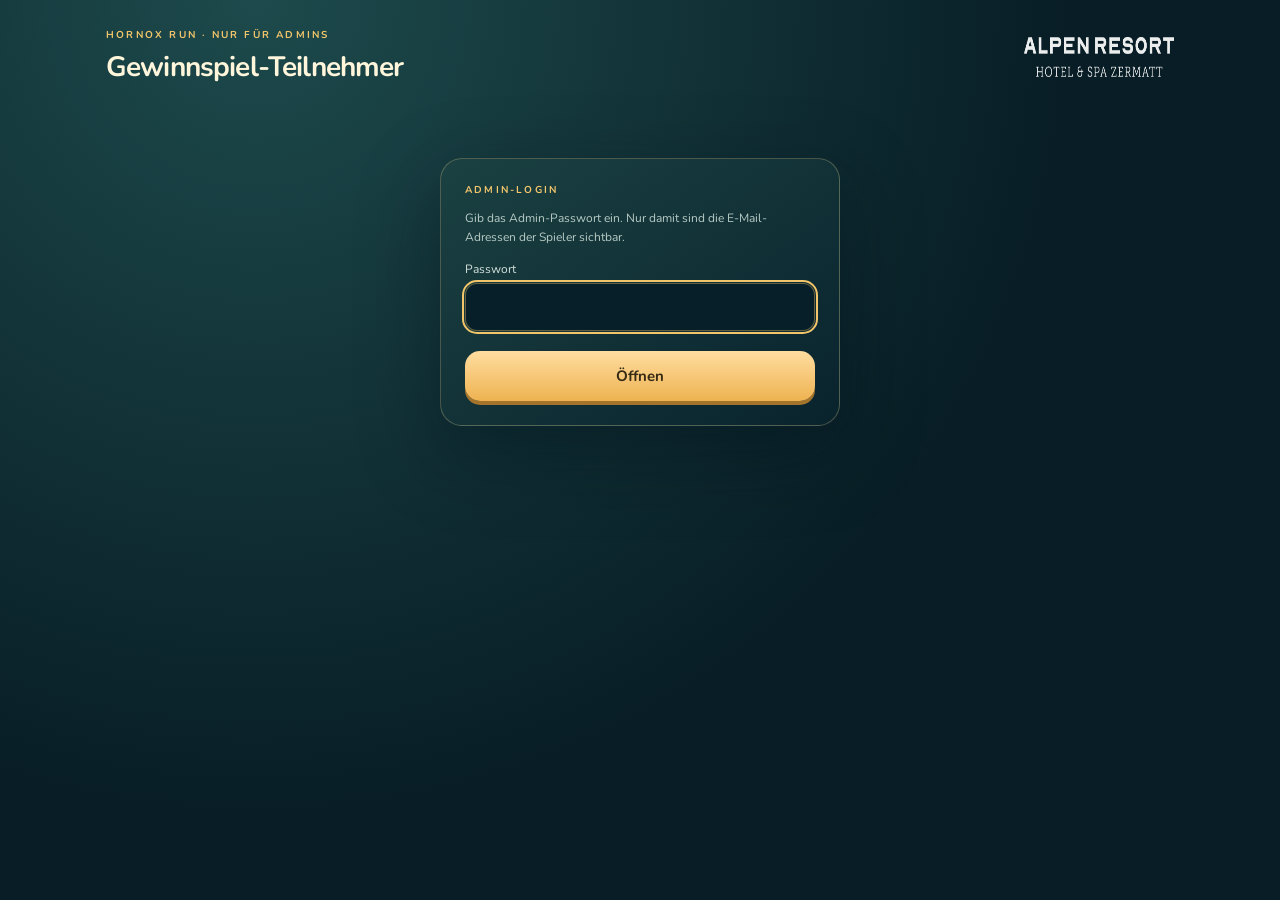
<file: admin.html>
<!doctype html>
<html lang="de"><head><meta charset="utf-8"><meta name="viewport" content="width=device-width,initial-scale=1">
<meta name="robots" content="noindex,nofollow"><meta name="referrer" content="no-referrer"><meta name="theme-color" content="#102d31">
<title>Hornox Run · Gewinnspiel-Admin</title><link rel="icon" href="hornox-icon.svg" type="image/svg+xml">
<style>
@font-face{font-family:Resort;src:url('assets/resort-sans-400.ttf');font-weight:400;font-display:swap}
@font-face{font-family:Resort;src:url('assets/resort-sans-700.ttf');font-weight:700;font-display:swap}
:root{--ink:#163b3e;--cream:#fff6dc;--gold:#f2c56b;--line:#e7d6a83d;color-scheme:dark;font-family:Resort,Arial,sans-serif}
*{box-sizing:border-box}
body{margin:0;min-height:100vh;background:radial-gradient(circle at 20% 0,#1d4a4c,#081d25 60%);color:var(--cream)}
main{max-width:1100px;margin:0 auto;padding:28px 16px 60px}
header{display:flex;align-items:center;justify-content:space-between;gap:16px;flex-wrap:wrap;margin-bottom:22px}
header img{width:150px;filter:brightness(0) invert(1);opacity:.92}
.eyebrow{font-size:10px;font-weight:700;letter-spacing:.22em;color:var(--gold);margin:0 0 6px}
h1{font-size:28px;margin:0;letter-spacing:-.03em}
.card{background:linear-gradient(145deg,#1b4142,#09232d);border:1px solid #dfc88d4d;border-radius:22px;padding:24px;box-shadow:0 25px 80px #00101966}
.login{max-width:400px;margin:8vh auto 0}
label{display:grid;gap:6px;font-size:12px;color:#d6e2dd;margin-top:14px}
input{font:inherit;font-size:16px;padding:12px 14px;border-radius:12px;border:1px solid #e8c46a66;background:#071f28;color:#fff8ec;width:100%}
input:focus{outline:2px solid var(--gold);outline-offset:1px}
button{font:inherit;cursor:pointer;border:0;color:inherit;transition:transform .15s,filter .2s,background .2s}
.primary{width:100%;margin-top:20px;min-height:50px;border-radius:15px;background:linear-gradient(180deg,#ffdda0,#eeb351);color:#382b16;font-weight:700;font-size:15px;box-shadow:0 4px 0 #a4732c}
.primary:hover{filter:brightness(1.05)}.primary:active{transform:translateY(2px)}.primary:disabled{opacity:.6;cursor:progress}
.ghost{background:#ffffff0d;border:1px solid #ffffff2e;border-radius:12px;padding:10px 14px;font-size:13px}
.ghost:hover{border-color:#f2c56b99;background:#ffffff16}
.note{font-size:12px;color:#b8cbc5;line-height:1.6}
.error{margin:14px 0 0;padding:10px 12px;border-radius:10px;background:#c6282833;border:1px solid #e57373aa;color:#ffd7d2;font-size:13px}
.toolbar{display:flex;gap:10px;flex-wrap:wrap;align-items:center;margin-bottom:16px}
.toolbar input{flex:1;min-width:200px;font-size:14px;padding:10px 12px}
.stats{display:flex;gap:10px;flex-wrap:wrap;margin-bottom:16px}
.stat{background:#071f2866;border:1px solid var(--line);border-radius:14px;padding:10px 14px;min-width:150px}
.stat b{display:block;font-size:22px;color:var(--gold);font-variant-numeric:tabular-nums}.stat span{font-size:11px;color:#a9c0bc;letter-spacing:.08em;text-transform:uppercase}
.table-wrap{overflow-x:auto;border-radius:16px;border:1px solid var(--line)}
table{width:100%;border-collapse:collapse;font-size:13px;min-width:720px}
th,td{padding:10px 12px;text-align:left;border-bottom:1px solid #ffffff14;white-space:nowrap}
th{font-size:10px;letter-spacing:.14em;text-transform:uppercase;color:#a9c0bc;background:#071f28aa;position:sticky;top:0}
td.num{text-align:right;font-variant-numeric:tabular-nums}
tbody tr:hover{background:#ffffff08}
tbody tr.top td:first-child{color:var(--gold);font-weight:700}
.email{user-select:all}
.empty{padding:30px;text-align:center;color:#b8cbc5}
[hidden]{display:none!important}
</style></head><body>
<main>
 <header><div><p class="eyebrow">HORNOX RUN · NUR FÜR ADMINS</p><h1>Gewinnspiel-Teilnehmer</h1></div><img src="assets/logo-blue.png" alt="Alpen Resort Zermatt" width="150" height="40"></header>

 <section id="login" class="card login" hidden>
  <p class="eyebrow">ADMIN-LOGIN</p>
  <p class="note">Gib das Admin-Passwort ein. Nur damit sind die E-Mail-Adressen der Spieler sichtbar.</p>
  <form id="login-form">
   <label>Passwort<input id="login-password" type="password" autocomplete="current-password" required></label>
   <button class="primary" type="submit">Öffnen</button>
  </form>
  <p id="login-error" class="error" role="alert" hidden></p>
 </section>

 <section id="offline" class="card login" hidden><p class="eyebrow">NICHT VERBUNDEN</p><p class="note">Die Datenbank ist noch nicht eingerichtet (leaderboard-config.js ist leer). Sobald die Supabase-Zugangsdaten eingetragen sind, funktioniert diese Seite.</p></section>

 <section id="list" hidden>
  <div class="toolbar">
   <input id="search" type="search" placeholder="Suchen nach Name oder E-Mail …" aria-label="Suchen">
   <button id="refresh" class="ghost" type="button">↻ Aktualisieren</button>
   <button id="csv" class="ghost" type="button">⬇ CSV Rangliste</button>
   <button id="csv-runs" class="ghost" type="button">⬇ CSV alle Läufe</button>
   <button id="logout" class="ghost" type="button">Abmelden</button>
  </div>
  <div class="stats"><div class="stat"><b id="count">0</b><span>Spieler in der Rangliste</span></div><div class="stat"><b id="leader">—</b><span>Aktuell auf Platz 1</span></div><div class="stat"><b id="updated">—</b><span>Stand</span></div></div>
  <div class="table-wrap"><table><thead><tr><th>Platz</th><th>Name</th><th>E-Mail</th><th class="num">Punkte</th><th class="num">Level</th><th class="num">Läufe</th><th>Bestleistung am</th><th>Letztes Spiel</th></tr></thead><tbody id="rows"></tbody></table></div>
  <p class="note">«Platz» ist der Rang in der öffentlichen Rangliste: nach Punkten, bei Gleichstand zählt, wer die Punktzahl früher erreicht hat. Pro Spieler zählt der beste Lauf. «CSV alle Läufe» enthält jeden gespeicherten Lauf mit Datum und Uhrzeit.</p>
  <p id="list-error" class="error" role="alert" hidden></p>
 </section>
</main>
<script type="module" src="admin.js?v=6"></script>
</body></html>
</file>
<file: style.css>
@font-face{font-family:Resort;src:url('assets/resort-sans-400.ttf');font-weight:400;font-display:swap}@font-face{font-family:Resort;src:url('assets/resort-sans-700.ttf');font-weight:700;font-display:swap}
:root{--ink:#163b3e;--cream:#fff6dc;--gold:#f2c56b;color-scheme:dark;font-family:Resort,Arial,sans-serif}
*{box-sizing:border-box}html,body{width:100%;height:100%;margin:0;overflow:hidden;background:#263d3e;color:var(--cream)}button,a,input{-webkit-tap-highlight-color:transparent;touch-action:manipulation}button{font:inherit;color:inherit;cursor:pointer;border:0}button:disabled{opacity:.65;cursor:wait}button:focus-visible,a:focus-visible,input:focus-visible{outline:3px solid var(--gold);outline-offset:4px}button:active{transform:scale(.97)}a{color:inherit;text-decoration:none}[hidden]{display:none!important}svg{width:24px;height:24px;fill:none;stroke:currentColor;stroke-width:1.8;stroke-linecap:round;stroke-linejoin:round}#app{height:100dvh;position:relative;isolation:isolate;overflow:hidden}#world{position:absolute;inset:0;width:100%;height:100%;z-index:-2;touch-action:none}.vignette{position:absolute;inset:0;z-index:-1;pointer-events:none;background:linear-gradient(180deg,#0925265c,transparent 38%,transparent 55%,#061c27d9 100%),linear-gradient(90deg,#142d351a,transparent 20%,transparent 80%,#142d3529)}
#brandbar{position:absolute;left:max(28px,env(safe-area-inset-left));right:max(28px,env(safe-area-inset-right));top:max(23px,env(safe-area-inset-top));display:flex;justify-content:space-between;align-items:center;z-index:3}#brandbar img{width:156px;height:auto;filter:brightness(0) invert(1);opacity:.94}.tools{display:flex;gap:9px}.icon{width:46px;height:46px;border:1px solid #ffffff32;border-radius:14px;display:grid;place-items:center;background:#122e3db3;backdrop-filter:blur(12px);font-size:15px;font-weight:700}
#home{position:absolute;inset:0;pointer-events:none}#home button,#home a{pointer-events:auto}.title-lockup{position:absolute;left:50%;top:12%;transform:translateX(-50%);text-align:center;white-space:nowrap;text-shadow:0 4px 24px #0a252f66}.eyebrow{font-size:10px;font-weight:700;letter-spacing:.21em;margin:0 0 12px;color:var(--gold)}h1{font-size:clamp(45px,6vw,82px);font-weight:700;letter-spacing:-.06em;line-height:.92;margin:0;color:var(--cream);text-shadow:0 3px 0 #916a2c,0 8px 24px #0928297a}h1 span{display:block;font-size:.57em;letter-spacing:.36em;padding-left:.36em;margin-top:10px}.tagline{font-size:14px;letter-spacing:.08em;margin:17px 0 0}.launch{position:absolute;left:50%;bottom:max(51px,calc(env(safe-area-inset-bottom) + 32px));transform:translateX(-50%);width:min(340px,calc(100% - 40px));text-align:center}.route-select{display:flex;justify-content:center;padding:4px;background:#0c293ac7;border:1px solid #fff2;border-radius:18px;margin:0 18px 12px;backdrop-filter:blur(12px)}.route-select button{flex:1;min-height:35px;padding:7px 12px;background:transparent;color:#cbd9d5;border-radius:12px;font-size:12px}.route-select button[aria-pressed=true]{background:#f6efda;color:var(--ink);font-weight:700}
.primary{min-height:58px;border-radius:17px;width:100%;background:linear-gradient(180deg,#ffdda0,#eeb351);color:#382b16;box-shadow:0 4px 0 #a4732c,0 10px 30px #061c2b60,inset 0 1px 0 #fff8;display:flex;align-items:center;justify-content:center;gap:25px;font-weight:700;font-size:16px;padding:14px 20px}.primary svg{width:20px;height:20px}.launch-meta{display:flex;align-items:center;justify-content:space-between;font-size:10px;margin-top:14px;color:#e6e7dc}.launch-meta strong{color:var(--gold);margin-left:6px;font-size:12px}.text-button{background:transparent;padding:11px 0;font-size:12px;text-decoration:underline;text-underline-offset:4px}.launch-meta .text-button{font-size:10px}.load-status{font-size:11px;margin:5px 0 0}.place-caption{position:absolute;left:28px;right:28px;bottom:20px;display:flex;justify-content:space-between;font-size:9px;letter-spacing:.15em;color:#d9e0db9c}#challenge{background:#173d43d9;padding:8px;font-size:12px;border-radius:10px;margin:0 0 10px}
#hud{position:absolute;left:24px;right:24px;top:max(20px,env(safe-area-inset-top));display:grid;grid-template-columns:1fr minmax(150px,280px) 1fr;align-items:start;gap:15px;pointer-events:none}#pause-button{pointer-events:auto}.journey{text-align:center;text-shadow:0 2px 12px #06252a}.journey>span{font-size:9px;letter-spacing:.17em;font-weight:700}.journey>strong{display:block;font-size:12px;margin:6px 0 8px;font-variant-numeric:tabular-nums}.progress{height:3px;background:#113b4c6b;border-radius:5px;overflow:hidden}.progress>span{display:block;height:100%;background:var(--gold);width:0}#lives{letter-spacing:5px;color:var(--gold);font-size:13px;margin-top:9px}.score-box{justify-self:end;text-align:right;min-width:66px;text-shadow:0 2px 8px #12383e}.score-box>strong{font-size:29px;line-height:1;font-variant-numeric:tabular-nums}.score-box>span{display:flex;align-items:center;justify-content:flex-end;gap:6px;font-size:12px;margin-top:8px}.score-box svg{color:var(--gold);width:18px;height:18px}#combo{color:var(--gold)}#app[data-screen=play] #brandbar,#app[data-screen=result] #brandbar{display:none}#app[data-screen=play] .vignette{background:linear-gradient(180deg,#09252690,transparent 20%,transparent 83%,#102f3b40)}
#turn-cue{position:absolute;top:19%;left:50%;transform:translateX(-50%);display:flex;align-items:center;gap:13px;padding:8px 20px 11px 14px;background:#153d47eb;border:1px solid #eac68076;border-radius:18px;box-shadow:0 10px 30px #11303c30;pointer-events:none;white-space:nowrap}#turn-arrow{font-size:43px;color:var(--gold);line-height:1}#turn-cue div{display:flex;flex-direction:column;gap:3px}#turn-label{font-size:11px}#turn-distance{font-size:14px}#turn-cue.now{background:#e9b34c;color:#302919}#turn-cue.now #turn-arrow{color:#302919}#turn-cue.accepted{border-color:#ddf6dc;background:#245d4d}
#tutorial{position:absolute;left:50%;bottom:8%;transform:translateX(-50%);display:flex;gap:22px;padding:15px 22px;border-radius:18px;background:#163841e8;pointer-events:none}#tutorial>div,.help-actions>div{display:flex;flex-direction:column;align-items:center;gap:7px;white-space:nowrap}#tutorial b,.help-actions b{font-size:24px;color:var(--gold)}#tutorial span{font-size:10px}#powerup{position:absolute;top:126px;left:50%;transform:translateX(-50%);font-size:10px;padding:6px 12px;border-radius:15px;background:#224c4cbd;color:var(--gold);pointer-events:none}#toast{position:absolute;top:31%;left:50%;transform:translate(-50%,-10px);opacity:0;transition:opacity .15s,transform .15s;padding:10px 20px;border-radius:20px;background:#f8ecd8ed;color:var(--ink);font-size:12px;text-align:center;max-width:85%;pointer-events:none}#toast.visible{opacity:1;transform:translate(-50%,0)}#countdown{position:absolute;inset:0;display:grid;place-items:center;font-size:60px;font-weight:700;text-shadow:0 6px 20px #143840;pointer-events:none}#touch-controls{position:absolute;bottom:max(24px,env(safe-area-inset-bottom));left:25px;right:25px;display:flex;justify-content:space-between;gap:12px}#touch-controls .icon{width:55px;height:55px;font-size:24px}#bank{position:absolute;bottom:25px;left:50%;transform:translateX(-50%);width:auto;max-width:85%;font-size:12px}#resort-arrival{position:absolute;left:50%;top:29%;transform:translateX(-50%);font-size:24px;text-align:center;letter-spacing:.12em;text-shadow:0 2px 10px #002b3c;pointer-events:none;white-space:nowrap}#resort-arrival span{display:block;font-size:9px;margin-top:8px}
.overlay{position:absolute;inset:0;display:grid;place-items:center;background:#0927339c;backdrop-filter:blur(8px);padding:20px;z-index:20}.panel,dialog{width:400px;max-width:100%;max-height:calc(100dvh - 40px);overflow:auto;background:linear-gradient(145deg,#22494c,#102e38);border:1px solid #f9d18d50;border-radius:26px;padding:34px 30px;text-align:center;box-shadow:0 30px 100px #001a2c66;color:var(--cream)}h2{font-size:30px;line-height:1.15;letter-spacing:-.035em;margin:0 0 24px}.panel .primary{margin-top:15px}.secondary{min-height:47px;border:1px solid #e1d5b855;background:#ffffff08;border-radius:14px;width:100%;font-size:12px;padding:12px 16px;margin-top:14px}.panel .text-button{display:inline-block;margin:15px 10px 0;color:#d0ddd6}#result-score{font-size:64px;line-height:1;font-variant-numeric:tabular-nums;color:var(--gold)}#result-details{font-size:12px;margin:16px 0}#result-note{font-size:12px;color:#bcd0c8;line-height:1.6;margin:0 0 20px}.hotel-link{display:block;margin-top:23px;font-size:12px;color:var(--gold)}dialog{position:fixed;padding-top:38px;border-radius:24px;max-width:calc(100% - 28px);text-align:left;font:14px/1.55 Resort,Arial,sans-serif}dialog::backdrop{background:#092733b8;backdrop-filter:blur(8px)}dialog h2{padding-right:18px;font-size:29px}dialog .primary{margin-top:20px}.dialog-close{position:absolute;top:10px;right:10px;background:transparent;border:0;font-size:28px;width:40px;height:40px}.help-actions{display:flex;justify-content:space-around;border-block:1px solid #fff2;padding:17px 0;margin-bottom:20px}.help-actions span{font-size:11px}.note{font-size:11px;color:#b8cbc5;line-height:1.6}.setting{display:flex;justify-content:space-between;gap:15px;align-items:center;min-height:49px;border-bottom:1px solid #fff2;font-size:13px}.setting input{accent-color:#e9b34c;width:20px;height:20px}.small-button,.key-button{background:#ffffff12;border:1px solid #ffffff32;padding:9px 12px;border-radius:10px;font-size:11px}.key-title{font-size:12px;margin-top:20px}.key-grid{display:grid;grid-template-columns:repeat(4,1fr);gap:8px}.key-button{padding:10px 5px;min-height:48px}.key-button.listening{outline:2px solid var(--gold)}#copy-link-wrap{font-size:10px;margin-top:16px}#copy-link{width:100%;margin-top:5px;padding:10px;background:#0d2c32;border:1px solid #fff5;border-radius:8px;color:white}
.high-contrast #hud{background:#153a42;padding:12px;border-radius:18px}.reduced *{animation:none!important;transition:none!important}
@media(max-width:600px){#brandbar{left:20px;right:20px;top:max(18px,env(safe-area-inset-top))}#brandbar img{width:130px}.icon{width:42px;height:42px;border-radius:13px}.title-lockup{top:14%}h1{font-size:57px}.eyebrow{font-size:8px}.tagline{font-size:12px;margin-top:13px}.launch{bottom:max(40px,calc(env(safe-area-inset-bottom) + 18px))}.place-caption{bottom:13px;left:20px;right:20px;font-size:6px}.primary{font-size:15px;min-height:54px}#hud{left:16px;right:16px;top:max(17px,env(safe-area-inset-top));grid-template-columns:44px minmax(100px,1fr) 69px;gap:13px}.journey>span{font-size:8px}.journey>strong{font-size:10px}.score-box>strong{font-size:25px}#lives{font-size:11px;margin-top:7px}#turn-cue{top:18%}#powerup{top:112px}#tutorial{gap:18px;padding:13px 20px;width:max-content;max-width:95%}.panel{padding:28px 24px}.panel h2{font-size:28px}#result-score{font-size:56px}.launch-meta{font-size:9px}.launch-meta .text-button{font-size:10px}}
@media(max-height:660px) and (orientation:portrait){.title-lockup{top:14%}h1{font-size:43px}.tagline{margin-top:8px}.eyebrow{margin-bottom:8px}.launch{bottom:29px}.route-select{margin-bottom:9px}.launch-meta{margin-top:7px}.primary{min-height:48px}.panel{padding:22px}h2{font-size:25px;margin-bottom:16px}#result-score{font-size:45px}#result-note{margin-bottom:8px}.panel .text-button{margin-top:10px}}
@media(orientation:landscape) and (max-height:560px){#brandbar{top:14px;left:24px;right:24px}#brandbar img{width:118px}.icon{width:40px;height:40px}.title-lockup{top:34%;left:21%;transform:translate(-50%,-50%)}h1{font-size:50px}.eyebrow{font-size:7px}.tagline{font-size:11px;margin-top:12px}.launch{left:auto;right:25px;transform:none;bottom:64px;width:240px}.launch-meta{font-size:8px}.launch-meta .text-button{font-size:9px}.primary{min-height:48px;font-size:13px}.route-select{margin:0 5px 10px}.route-select button{font-size:11px;min-height:30px}.place-caption{bottom:15px}.panel{max-height:calc(100dvh - 20px);width:410px;padding:21px 28px}.panel h2{font-size:25px;margin-bottom:12px}.panel .eyebrow{margin-bottom:7px}#result-score{font-size:38px}#result-details{margin:8px 0}#result-note{margin-bottom:6px;font-size:11px}.panel .primary,.panel .secondary{min-height:38px;padding:8px;margin-top:9px}.panel .hotel-link{margin-top:12px}.panel .text-button{margin:6px 10px 0}.journey>strong{margin:4px 0}#lives{margin-top:6px}#turn-cue{top:25%;padding:5px 14px;gap:9px}#turn-arrow{font-size:32px}#tutorial{bottom:5%;padding:9px 18px}#tutorial>div{flex-direction:row}#tutorial b{font-size:20px}#powerup{top:100px}}


/* V5: the entire active surface owns swipes, including the HUD. */
html,body{position:fixed;inset:0;overscroll-behavior:none;overflow:hidden}#app{position:fixed;inset:0;width:100%;height:100%;height:100dvh;touch-action:none;overscroll-behavior:none;-webkit-user-select:none;user-select:none}dialog,.panel{touch-action:pan-y;overscroll-behavior:contain}#world{touch-action:none}.vignette{background:linear-gradient(180deg,#0925365c,transparent 30%,transparent 70%,#061c2780)}
.endless-note{font-size:11px;line-height:1.5;max-width:300px;margin:0 auto 14px;color:#f3ead4;text-shadow:0 2px 8px #082735}.tagline{max-width:320px;white-space:normal;line-height:1.5}.tools select{appearance:none;text-align:center;width:60px;padding:0 5px;font:700 12px Resort,Arial,sans-serif;color:#fff6dc}.tools option{background:#163b3e}#game-brand{position:absolute;left:50%;bottom:max(18px,env(safe-area-inset-bottom));transform:translateX(-50%);pointer-events:none;opacity:.9}#game-brand img{width:116px;height:auto;filter:brightness(0) invert(1)}#quick-sound{position:absolute;right:24px;top:116px;z-index:5;font-size:24px}#app[data-screen=home] #game-brand{display:none}#app[data-screen=home] #quick-sound{right:28px;top:83px}#resort-arrival{white-space:normal;width:min(300px,80%);background:#fff5dfef;border:1px solid #fff8;padding:20px;border-radius:18px;color:#163b3e;text-shadow:none}#resort-arrival img{width:190px;max-width:100%}#resort-arrival span{letter-spacing:0;font-size:12px;line-height:1.5}#touch-controls{bottom:max(24px,env(safe-area-inset-bottom));gap:8px}#touch-controls .icon{width:48px;height:48px;background:#102d3c99}#touch-controls button:nth-child(2){margin-right:86px}#tutorial{bottom:100px}#embedded-help a{color:#f2c56b;text-decoration:underline}
@media(min-width:1000px){}
@media(max-width:600px){#quick-sound{right:16px;top:110px;width:38px;height:38px}#app[data-screen=home] #quick-sound{right:20px;top:74px}#game-brand img{width:80px}#game-brand{bottom:max(30px,calc(env(safe-area-inset-bottom) + 6px))}#touch-controls{left:15px;right:15px}#touch-controls button:nth-child(2){margin-right:70px}.title-lockup{top:14%}.launch{bottom:max(45px,calc(env(safe-area-inset-bottom) + 20px))}.endless-note{font-size:10px}.tagline{max-width:270px}#score{font-size:25px}}
@media(orientation:landscape) and (max-height:560px){#quick-sound{top:92px;right:24px}#tutorial{bottom:75px}.endless-note{font-size:10px}.launch{bottom:42px}#touch-controls{left:24px;right:24px}#game-brand img{width:100px}#touch-controls button:nth-child(2){margin-right:auto}}

 @media(min-width:1000px){}

@media(min-aspect-ratio:1/1){}

#feedback-label{position:absolute;top:40%;left:50%;transform:translateX(-50%);text-align:center;font-size:23px;font-weight:700;color:#ffe7a4;text-shadow:0 2px 5px #153839,0 0 20px #153839;pointer-events:none;opacity:0;white-space:nowrap;z-index:4}#coins{display:inline-block}.biome-help{padding-left:18px;color:#d4e1d8;font-size:12px;line-height:1.55}.biome-help li{margin-bottom:8px}@media(max-width:400px){#feedback-label{font-size:19px}}

#feedback-label{padding:8px 16px;border-radius:22px;background:#153b3ed9;border:1px solid #ffe6a255;box-shadow:0 5px 20px #092d3d2b;font-size:19px;backdrop-filter:blur(6px)}

/* Frequent world changes keep notices above the obstacle sightline. */
#app[data-screen=play] #toast{top:160px;max-width:70%;padding:8px 14px;font-size:11px}
#resort-arrival{top:160px;width:min(260px,72%);padding:10px 16px}#resort-arrival img{width:130px}#resort-arrival span{font-size:10px;margin-top:5px}
@media(max-height:500px){#app[data-screen=play] #toast,#resort-arrival{top:106px}}

#lives{display:flex;align-items:center;justify-content:center;gap:7px;letter-spacing:0;margin-top:10px}#lives-label{font-size:9px;font-weight:700;letter-spacing:.06em}#life-hearts{display:flex;gap:5px}#life-hearts svg{width:18px;height:18px;fill:#ff697c;stroke:#ffd4d5;stroke-width:1.1;filter:drop-shadow(0 1px 3px #621b2d66)}#life-hearts svg.empty{fill:#173c49;stroke:#b1c7ca77;filter:none}#heart-feedback{position:absolute;left:50%;top:40%;z-index:12;display:flex;align-items:center;flex-direction:column;gap:10px;pointer-events:none;transform:translate(-50%,-50%);color:#fff5e6;font-size:22px;font-weight:700;text-shadow:0 2px 8px #391f33}#heart-feedback svg{width:94px;height:94px;fill:#ff4664;stroke:#ffd5dd;stroke-width:.8;filter:drop-shadow(0 0 20px #ff416477)}

/* Entrance cinematic and explicitly activated Horn Rush. */
#intro-caption{position:absolute;left:50%;bottom:7%;transform:translateX(-50%);width:min(340px,85%);padding:18px 22px;border:1px solid #ffffff70;border-radius:18px;text-align:center;background:#f7efdedc;backdrop-filter:blur(8px);color:#143b3c;pointer-events:none}#intro-caption img{width:190px;max-width:85%}#intro-caption span{display:block;font-size:11px;line-height:1.5;margin-top:9px}.intro-active .journey,.intro-active .score-box{visibility:hidden}#countdown{font-size:108px;color:#fff3cf;text-shadow:0 4px 0 #b47d32,0 8px 28px #052f35;z-index:7}
#rush-button{position:absolute;right:max(19px,env(safe-area-inset-right));bottom:max(110px,calc(env(safe-area-inset-bottom) + 98px));width:82px;min-height:96px;background:transparent;z-index:8;display:flex;flex-direction:column;align-items:center;gap:5px;touch-action:none;--charge:0%}#rush-button:disabled{opacity:.72}.rush-disc{width:66px;height:66px;border-radius:50%;display:flex;flex-direction:column;align-items:center;justify-content:center;background:radial-gradient(circle at center,#173e43 62%,transparent 64%),conic-gradient(#f6d27e var(--charge),#34595a var(--charge));box-shadow:0 4px 15px #071e2d55}.rush-disc svg{width:25px;height:25px;fill:#f9d585;stroke:#f9d585;stroke-width:1}.rush-disc b{font-size:10px;color:#fff0c9}#rush-name{font-size:8px;font-weight:700;line-height:1.3;letter-spacing:.05em;text-shadow:0 2px 5px #001c29}#rush-key{font:10px Resort,Arial;background:#14363ca1;padding:2px 7px;border-radius:5px}#rush-key:empty{display:none}#rush-button.ready .rush-disc{box-shadow:0 0 0 2px #ffe2a7,0 0 24px #eec06f55}#rush-button.running{opacity:1}#rush-button.running .rush-disc{background:radial-gradient(circle at center,#805624 62%,transparent 64%),conic-gradient(#ffe5a0 var(--charge),#34595a var(--charge))}#power-callout{position:absolute;left:50%;top:30%;transform:translateX(-50%);opacity:0;color:#ffe5a3;font-size:clamp(22px,6vw,40px);font-weight:700;letter-spacing:.045em;white-space:nowrap;text-shadow:0 3px 0 #835621,0 5px 25px #16363f;pointer-events:none;z-index:9}
@media(orientation:landscape) and (max-height:560px){#intro-caption{bottom:6%;width:270px;padding:12px}#intro-caption img{width:145px}#rush-button{bottom:85px;right:22px;min-height:80px}.rush-disc{width:54px;height:54px}#rush-name{font-size:7px}#power-callout{top:38%}}

/* Hornox Run launch screen and simultaneous power-ups. */
.title-lockup h1{font-size:clamp(54px,7vw,88px);letter-spacing:-.045em}.title-lockup .eyebrow{color:#f7cc74}.endless-note{font-weight:700;letter-spacing:.035em}.title-lockup .tagline{font-size:13px}#powerup{max-width:76vw;text-align:center;line-height:1.5;border:1px solid #e8d49e40;white-space:normal}@media(max-width:600px){.title-lockup{top:15%}.title-lockup h1{font-size:58px}.endless-note{font-size:10px}}@media(orientation:landscape) and (max-height:560px){.title-lockup{top:36%}.title-lockup h1{font-size:48px}}

/* Level-Meldung beim Wechsel ins nächste Level */
#level-banner{position:absolute;top:40%;left:50%;transform:translate(-50%,-50%) scale(.9);opacity:0;display:flex;flex-direction:column;align-items:center;gap:6px;padding:18px 34px 20px;border-radius:22px;background:#0f2d30e6;border:1px solid #f2c46d88;box-shadow:0 18px 50px #0006;color:#fff8ec;text-align:center;max-width:86%;pointer-events:none;transition:opacity .35s,transform .35s;z-index:5}
#level-banner[hidden]{display:flex!important;visibility:hidden}
#level-banner.visible{opacity:1;transform:translate(-50%,-50%) scale(1);visibility:visible}
#level-banner small{font-size:13px;font-weight:700;letter-spacing:.14em;text-transform:uppercase;color:#f2c46d}
#level-banner strong{font-size:clamp(22px,4.2vw,36px);line-height:1.1;font-weight:800}
#level-banner span{font-size:12px;letter-spacing:.12em;text-transform:uppercase;opacity:.75}
@media (max-width:700px){#level-banner{top:38%;padding:14px 22px 16px}}
/* Level 10: Kletterausrüstung liegt auf dem Power-Button (orange) */
#rush-button.climb .rush-disc{background:radial-gradient(circle at center,#7a3a12 62%,transparent 64%),conic-gradient(#ffb05a var(--charge),#34595a var(--charge))}
#rush-button.climb.ready .rush-disc{box-shadow:0 0 0 2px #ffb05a,0 0 26px #ff8a2a88}
#rush-button.climb #rush-name{color:#ffc27a}

/* Krähen-Warnung im grossen Callout */
#power-callout.alert{color:#fff;background:#b3261ee8;padding:10px 22px;border-radius:16px;box-shadow:0 10px 30px #0005;text-shadow:none}

/* Level 3: Fischer-Bubble unten links (Profilbild mit Gesichtsausdruck je nach Zustand) */
#fisher-bubble{position:absolute;left:max(16px,env(safe-area-inset-left));bottom:max(18px,env(safe-area-inset-bottom));display:flex;align-items:center;gap:10px;padding:6px 14px 6px 6px;border-radius:48px;background:#0f2d30d9;border:1px solid #e8d49e40;box-shadow:0 10px 26px #0005;color:#fff8ec;pointer-events:none;z-index:6;--ring:#4caf50;transition:bottom .25s,opacity .3s;max-width:min(360px,calc(100vw - 140px))}
#fisher-bubble[hidden]{display:none}
#fisher-bubble.with-touch{bottom:calc(max(24px,env(safe-area-inset-bottom)) + 64px)}
#fisher-bubble .fb-portrait{width:66px;height:66px;flex:0 0 66px;border-radius:50%;padding:3px;background:var(--ring);box-shadow:0 0 0 2px #0f2d30,0 0 18px color-mix(in srgb,var(--ring) 55%,transparent);transition:background .4s,box-shadow .4s}
#fisher-bubble svg{width:100%;height:100%;display:block;border-radius:50%}
#fisher-bubble .fb-bg{fill:#bfe0e8;transition:fill .4s}
#fisher-bubble .fb-skin{fill:var(--skin,#f2c49b);transition:fill .4s}
#fisher-bubble .fb-nose{fill:color-mix(in srgb,var(--skin,#f2c49b) 70%,#b5523a)}
#fisher-bubble .mood{display:none}
#fisher-bubble[data-mood="1"] .m1,#fisher-bubble[data-mood="2"] .m2,#fisher-bubble[data-mood="3"] .m3,#fisher-bubble[data-mood="4"] .m4{display:inline}
#fisher-bubble .fb-mark{font:900 26px/1 sans-serif;fill:#f5c242;stroke:#5a3a10;stroke-width:1.2}
#fisher-bubble .fb-steam{fill:none;stroke:#fff;stroke-width:3;stroke-linecap:round;opacity:.85;animation:fb-steam .9s ease-in-out infinite}
#fisher-bubble .fb-info{display:flex;flex-direction:column;gap:3px;min-width:0}
#fisher-bubble #fb-state{font-size:12px;font-weight:800;letter-spacing:.06em;text-transform:uppercase;color:var(--ring);white-space:nowrap;overflow:hidden;text-overflow:ellipsis}
#fisher-bubble #fb-note{font-size:11px;opacity:.85;white-space:nowrap;overflow:hidden;text-overflow:ellipsis}
#fisher-bubble .fb-meter{display:block;width:120px;max-width:100%;height:5px;border-radius:3px;background:#ffffff26;overflow:hidden}
#fisher-bubble .fb-meter i{display:block;height:100%;width:0;background:var(--ring);transition:width .3s,background .4s}
#fisher-bubble[data-mood="1"]{--ring:#4caf50;--skin:#f2c49b}
#fisher-bubble[data-mood="2"]{--ring:#f5c242;--skin:#f2c49b}
#fisher-bubble[data-mood="2"] .fb-portrait{animation:fb-bounce .6s ease-out}
#fisher-bubble[data-mood="3"]{--ring:#ff8c2a;--skin:#efa889}
#fisher-bubble[data-mood="3"] .fb-portrait{animation:fb-pulse 1.1s ease-in-out infinite}
#fisher-bubble[data-mood="4"]{--ring:#e53935;--skin:#e98670}
#fisher-bubble[data-mood="4"] .fb-portrait{animation:fb-shake .35s linear infinite,fb-pulse .7s ease-in-out infinite}
#fisher-bubble[data-mood="4"] .fb-bg{fill:#f3c4bd}
#fisher-bubble.near .fb-portrait{width:76px;height:76px;flex-basis:76px}
@keyframes fb-pulse{50%{box-shadow:0 0 0 2px #0f2d30,0 0 28px var(--ring)}}
@keyframes fb-shake{25%{transform:rotate(-4deg)}75%{transform:rotate(4deg)}}
@keyframes fb-bounce{40%{transform:scale(1.15)}}
@keyframes fb-steam{50%{transform:translateY(-3px);opacity:.4}}
@media (prefers-reduced-motion:reduce){#fisher-bubble .fb-portrait,#fisher-bubble .fb-steam{animation:none!important}}
@media (max-width:700px){#fisher-bubble .fb-portrait{width:54px;height:54px;flex-basis:54px}#fisher-bubble.near .fb-portrait{width:62px;height:62px;flex-basis:62px}#fisher-bubble #fb-note{display:none}#fisher-bubble .fb-meter{width:84px}}

/* Treffer durch die Angel: kurzer roter Bildschirmblitz */
#hit-flash{position:absolute;inset:0;pointer-events:none;opacity:0;z-index:7;background:radial-gradient(ellipse at center,transparent 35%,#d3201fcc 100%)}
/* Fischer-Bubble: Angriff = Gesicht sehr wütend, fast erreicht = rotes Aufleuchten */
#fisher-bubble.attack .fb-portrait{transform:scale(1.08)}
#fisher-bubble.flash{animation:fb-flash .6s ease-in-out infinite}
@keyframes fb-flash{50%{background:#7a1512e6;border-color:#ff6b5f;box-shadow:0 0 26px #e5393599}}
@media (prefers-reduced-motion:reduce){#fisher-bubble.flash{animation:none;background:#7a1512e6}}
/* Fischer-Bubble auf Smartphones kompakter: Zustand darf umbrechen, Bubble bleibt schmal */
@media (max-width:700px){#fisher-bubble{max-width:200px;padding:5px 12px 5px 5px;gap:8px}#fisher-bubble #fb-state{font-size:10px;letter-spacing:.04em;white-space:normal;line-height:1.25}#fisher-bubble .fb-meter{width:76px}}

/* Fischer-Bubble auffälliger: grösseres Porträt, goldener Rahmen, leuchtender Ring, sanftes Pulsieren */
#fisher-bubble{padding:8px 18px 8px 8px;background:linear-gradient(135deg,#123a3ef2,#0b2427f2);border:2px solid #e8c46a;box-shadow:0 10px 30px #0007,0 0 0 4px #e8c46a22,0 0 22px color-mix(in srgb,var(--ring) 45%,transparent)}
#fisher-bubble .fb-portrait{width:84px;height:84px;flex-basis:84px;padding:4px;box-shadow:0 0 0 3px #0f2d30,0 0 0 5px #e8c46a,0 0 24px color-mix(in srgb,var(--ring) 70%,transparent)}
#fisher-bubble.near .fb-portrait{width:92px;height:92px;flex-basis:92px}
#fisher-bubble #fb-state{font-size:14px}
#fisher-bubble #fb-note{font-size:12px}
#fisher-bubble .fb-meter{width:150px;height:7px}
#fisher-bubble[data-mood="1"] .fb-portrait,#fisher-bubble[data-mood="2"] .fb-portrait{animation:fb-idle 2.4s ease-in-out infinite}
@keyframes fb-idle{50%{transform:scale(1.05);box-shadow:0 0 0 3px #0f2d30,0 0 0 5px #e8c46a,0 0 34px var(--ring)}}
@media (max-width:700px){#fisher-bubble{max-width:215px;padding:6px 12px 6px 6px}#fisher-bubble .fb-portrait{width:64px;height:64px;flex-basis:64px}#fisher-bubble.near .fb-portrait{width:70px;height:70px;flex-basis:70px}#fisher-bubble #fb-state{font-size:11px}#fisher-bubble .fb-meter{width:84px;height:6px}}
@media (prefers-reduced-motion:reduce){#fisher-bubble .fb-portrait{animation:none!important}}

/* Level 4: Nebel-Overlay (Hindernisse in der Ferne verschwinden im Nebel) */
#fog-layer{position:absolute;inset:0;pointer-events:none;opacity:0;transition:opacity .4s;background:linear-gradient(to bottom,#d7e0e2f2 0%,#d3dde0f5 38%,#cfd9dccc 52%,#cfd9dc55 66%,transparent 82%)}
/* Bubble zeigt im Wald das Wildschwein statt des Fischers */
#fisher-bubble .boar-face{display:none}
#fisher-bubble[data-who="boar"] .boar-face{display:block}
#fisher-bubble[data-who="boar"] .fisher-face{display:none}
#fisher-bubble .boar-dust{animation:fb-steam .5s ease-in-out infinite}

/* Level 4: Lichtstimmung je Waldabschnitt (heller Wald warm, tiefer Wald und Waldjagd dunkel) */
#forest-shade{position:absolute;inset:0;pointer-events:none;opacity:0;transition:opacity 2.5s,background 2.5s}
#forest-shade[data-sec="1"]{opacity:.22;background:radial-gradient(ellipse at 70% 0%,#ffe9a8 0%,transparent 60%)}
#forest-shade[data-sec="2"]{opacity:.5;background:radial-gradient(ellipse at center,transparent 25%,#0b1f12 100%),linear-gradient(#0c2414aa,#0c241444)}
#forest-shade[data-sec="3"]{opacity:.2;background:linear-gradient(#1a3a2a,transparent 70%)}
#forest-shade[data-sec="4"]{opacity:.6;background:radial-gradient(ellipse at center,transparent 20%,#0a160c 100%),linear-gradient(#08180dcc,#08180d33)}

/* Level 5: Morgenlicht über den Alpweiden (Sonnenaufgang → heller Morgen) */
#meadow-light{position:absolute;inset:0;pointer-events:none;opacity:0;transition:opacity 3s,background 3s}
#meadow-light[data-sec="1"]{opacity:.6;background:radial-gradient(ellipse at 85% 8%,#ffd08acc 0%,#ffb27a66 25%,transparent 60%),linear-gradient(to bottom,transparent 24%,#fff3e288 31%,#fff3e244 38%,transparent 46%)}
#meadow-light[data-sec="2"]{opacity:.45;background:radial-gradient(ellipse at 80% 5%,#ffe3a0aa 0%,transparent 55%),linear-gradient(to bottom,transparent 26%,#ffffff55 32%,transparent 42%)}
#meadow-light[data-sec="3"]{opacity:.25;background:radial-gradient(ellipse at 75% 0%,#fff1c4aa 0%,transparent 50%)}
#meadow-light[data-sec="4"]{opacity:.18;background:linear-gradient(#fff6dd55,transparent 50%)}
#fisher-bubble .dog-face{display:none}
#fisher-bubble[data-who="dog"] .dog-face{display:block}
#fisher-bubble[data-who="dog"] .fisher-face,#fisher-bubble[data-who="dog"] .boar-face{display:none}
</file>
<file: front.css>
/* Hornox Run: artwork-led launch, app menu and consistent game chrome. */
#splash{position:absolute;inset:0;z-index:15;overflow:hidden;background:#071f27;text-align:center;isolation:isolate}
.splash-art{position:absolute;top:14%;left:0;width:100%;height:78%;object-fit:cover;object-position:78% 50%;z-index:-2;animation:cover-arrive 1.4s ease-out both}
.splash-shade{position:absolute;inset:0;z-index:-1;background:linear-gradient(180deg,#071e29 0%,#071e29 14%,#071e29b8 21%,transparent 39%,#071f2755 64%,#071f27ed 79%,#071f27 92%),linear-gradient(90deg,#09212a42,transparent 30%,transparent 85%,#09212a35)}
.splash-brand{position:absolute;top:max(22px,env(safe-area-inset-top));left:50%;transform:translateX(-50%);width:120px;filter:brightness(0) invert(1);opacity:.8}
.splash-title{position:absolute;top:12%;left:20px;right:20px}.splash-title .eyebrow{font-size:8px;letter-spacing:.32em;margin-bottom:14px;color:#f0cd8c}.splash-title h1{font-size:clamp(58px,16vw,86px);letter-spacing:-.045em;line-height:.88;color:#fff4d8;text-shadow:0 3px 0 #8c6b3f,0 8px 30px #06212c}.splash-title h1 span{font-size:.58em;letter-spacing:.35em;margin-top:10px}
.splash-bottom{position:absolute;bottom:max(26px,calc(env(safe-area-inset-bottom) + 16px));left:24px;right:24px;max-width:390px;margin:auto}.splash-bottom>p{font-size:13px;text-shadow:0 2px 12px #000;margin:0 0 18px}.splash-bottom .primary{min-height:60px;font-size:13px;letter-spacing:.07em;border-radius:16px}.splash-foot{display:block;margin-top:23px;letter-spacing:.17em;font-size:7px;color:#b4c6c8}
#app[data-front=cover] #home,#app[data-front=cover] #brandbar,#app[data-front=cover] #quick-sound{visibility:hidden}
#app[data-screen=home] #world,#app[data-screen=home]>.vignette{visibility:hidden}
#home{background:#09242c;pointer-events:auto;overflow:hidden;isolation:isolate}
.menu-art{position:absolute;inset:0 0 18%;z-index:-2;overflow:hidden}.menu-art img{width:100%;height:100%;object-fit:cover;object-position:77% center}.menu-art:after{content:"";position:absolute;inset:0;background:linear-gradient(180deg,#09242ce8,transparent 33%,transparent 50%,#09242c 95%),linear-gradient(90deg,#09242c45,transparent)}
.menu-heading{position:absolute;top:103px;left:24px;right:24px;pointer-events:none}.menu-heading .eyebrow{font-size:8px;letter-spacing:.2em;margin-bottom:8px}.menu-heading h2{font-size:37px;font-weight:700;letter-spacing:-.04em;margin:0;line-height:1;color:#fff5d9;text-shadow:0 3px 18px #09212b}.menu-heading h2 span{color:#f2c56b}.menu-heading>p:last-child{font-size:10px;margin-top:9px;color:#e6eadd;text-shadow:0 2px 5px #000}
.menu-content{position:absolute;bottom:100px;left:20px;right:20px;max-width:420px;margin:auto}.menu-view{animation:panel-arrive .25s ease-out both}
.mission-summary{display:flex;align-items:center;gap:12px;padding:15px 16px;background:linear-gradient(120deg,#12383ce8,#0c2933ed);border:1px solid #f2cf8733;border-radius:18px;margin-bottom:12px;box-shadow:0 12px 32px #04151c40}.mountain-symbol{color:#f2cd86;font-size:29px;line-height:1}.mission-summary>div{flex:1;display:flex;flex-direction:column;gap:6px}.mission-summary strong{font-size:10px;letter-spacing:.08em}.mission-summary div>span{font-size:9px;color:#b8cbca}.mission-number{font-size:9px;color:#e9c57f;letter-spacing:.06em}
.mode-switch{display:grid;grid-template-columns:1fr 1fr;background:#071c24dc;border:1px solid #74928b40;padding:4px;border-radius:15px;gap:4px;margin-bottom:15px}.mode-switch button{border:1px solid transparent;border-radius:11px;background:transparent;padding:9px 8px;min-height:55px;text-align:left;display:flex;flex-direction:column;gap:4px;color:#a9bdbd}.mode-switch strong{font-size:12px}.mode-switch span{font-size:9px;opacity:.8}.mode-switch button[aria-pressed=true]{color:#ffedbe;border-color:#d9b56a80;background:linear-gradient(120deg,#355044,#263e39);box-shadow:inset 0 1px 0 #f8d99722}
#start{height:61px;gap:12px;letter-spacing:.06em;border:1px solid #ffdf9d;border-radius:16px;font-size:16px;box-shadow:0 4px 0 #936e36,0 8px 30px #020f1980,inset 0 1px 0 #fff8}#start svg{width:19px;height:19px;fill:currentColor;stroke-width:1}
.menu-support{display:flex;align-items:center;justify-content:space-between;font-size:10px;color:#b9ccca;margin-top:13px}.menu-support .text-button{font-size:11px;color:#f9e7bd;padding:12px 2px}.menu-support>span{display:flex;gap:8px;align-items:center}.menu-support strong{color:#fff2cf;font-size:14px}
.menu-nav{position:absolute;left:20px;right:20px;bottom:max(17px,calc(env(safe-area-inset-bottom) + 10px));height:65px;max-width:420px;margin:auto;display:grid;grid-template-columns:repeat(3,1fr);gap:4px;padding:5px;border:1px solid #9ab7ab26;border-radius:20px;background:#061b23ed;box-shadow:0 4px 18px #02131c55}.menu-nav button{position:relative;background:transparent;border-radius:14px;color:#8ba7aa;display:flex;align-items:center;justify-content:center;flex-direction:column;gap:4px;min-height:50px}.menu-nav svg{width:21px;height:21px;stroke-width:1.5}.menu-nav span{font-size:9px;font-weight:700;letter-spacing:.04em}.menu-nav button[aria-current=page]{background:#22423d;color:#f8d88f}.menu-nav button[aria-current=page]:before{content:"";position:absolute;top:0;width:23px;height:2px;border-radius:2px;background:#efcb84}
#menu-route,#menu-records{background:linear-gradient(145deg,#163a3cf5,#0b252efc);border:1px solid #c2b58438;border-radius:24px;padding:24px 20px;max-height:calc(100dvh - 205px);overflow:auto;touch-action:pan-y;overscroll-behavior:contain;scrollbar-width:thin}.menu-view h2{font-size:25px;margin:0 0 10px;letter-spacing:-.035em}.menu-view>.eyebrow{font-size:8px;line-height:1.5}.route-intro,.route-note{font-size:10px;line-height:1.6;color:#b7ccca}.route-note{margin:15px 0 0}#route-stages{padding:0;margin:18px 0 0;list-style:none;display:grid;gap:0}#route-stages li{display:grid;grid-template-columns:27px 1fr auto;align-items:center;gap:10px;min-height:38px;border-bottom:1px solid #c0d4c917}#route-stages b{font-size:10px;color:#eecb89}#route-stages span{font-size:12px}#route-stages small{font-size:10px;font-variant-numeric:tabular-nums;color:#a6bdbb}#route-stages li:last-child{color:#ffe0a0;border-bottom:0}
.record-card{background:#071f286b;border:1px solid #a0b1a826;padding:16px;border-radius:15px;margin-top:14px;display:grid;grid-template-columns:1fr auto;gap:6px}.record-card>span{font-size:13px;align-self:center}.record-card strong{font-size:34px;color:#f9d690;line-height:1}.record-card small{grid-column:2;text-align:right;font-size:9px;color:#a5bfbd}
#app[data-screen=home] #brandbar{top:max(23px,env(safe-area-inset-top));left:23px;right:23px}#app[data-screen=home] #brandbar img{width:125px}#app[data-screen=home] #quick-sound{top:max(23px,env(safe-area-inset-top));right:150px;width:40px;height:42px;font-size:22px}#brandbar .tools{gap:7px}#brandbar .icon{height:42px;width:42px;border-radius:13px}#brandbar select.icon{width:54px;font-size:10px}
#app[data-menu-tab=route] .menu-heading,#app[data-menu-tab=records] .menu-heading{opacity:0}.load-status{text-align:center;font-size:10px;color:#d8e0ce}#retry-load{margin-top:8px}
/* The same material, borders and type carry into play, pause and results. */
#hud .journey{background:#0b2834c9;border:1px solid #c8d7bd26;border-radius:18px;padding:12px 14px 10px;backdrop-filter:blur(8px)}#hud .journey>span{font-size:8px;line-height:1.5}#hud .journey>strong{font-size:10px}#hud .score-box{background:#0b2834c9;border:1px solid #c8d7bd26;border-radius:16px;padding:12px 10px;min-width:72px}.score-box>strong{font-size:26px}#hud{grid-template-columns:46px minmax(120px,280px) 78px;justify-content:space-between;gap:10px}#hud #lives{margin-top:9px}#hud #lives-label{display:none}#hud #life-hearts svg{width:15px;height:15px}.overlay{background:#041821aa;backdrop-filter:blur(12px)}.panel,dialog{background:linear-gradient(145deg,#1b4142,#09232d);border-color:#dfc88d4d;box-shadow:0 25px 100px #001019b3}.panel h2{font-size:34px}.panel .secondary{background:#29504744;border-color:#d1d9b936}.panel .primary{border-radius:15px}.panel .eyebrow{letter-spacing:.2em}.result-panel #result-score{font-size:76px;letter-spacing:-.065em}#quick-sound{border-color:#c8d7bd26}
@keyframes cover-arrive{from{transform:scale(1.045);opacity:.4}to{transform:scale(1);opacity:1}}@keyframes panel-arrive{from{transform:translateY(10px);opacity:0}to{transform:translateY(0);opacity:1}}
@media(min-width:800px) and (min-height:561px){.splash-art{inset:0 0 0 auto;height:100%;width:100%;object-position:center}.splash-shade{background:linear-gradient(90deg,#051e2eeb 4%,#051e2e65 40%,transparent 75%),linear-gradient(0deg,#071f27cc,transparent 35%)}.splash-brand{left:8%;transform:none;top:7%;width:155px}.splash-title{top:29%;left:8%;right:auto;text-align:left}.splash-title h1{font-size:105px}.splash-title h1 span{padding-left:0}.splash-bottom{left:8%;right:auto;bottom:10%;width:360px;text-align:left}.splash-bottom .primary{font-size:14px}.splash-foot{text-align:center}.menu-art{left:30%;bottom:0}.menu-art:after{background:linear-gradient(90deg,#09242c,transparent 35%),linear-gradient(0deg,#09242c99,transparent 40%)}.menu-art img{object-position:74% center}.menu-heading{left:6%;right:auto;top:17%}.menu-heading h2{font-size:53px}.menu-heading>p:last-child{font-size:13px}.menu-heading .eyebrow{font-size:9px}.menu-content{left:6%;right:auto;width:380px;bottom:115px}.menu-nav{left:6%;right:auto;width:380px;bottom:30px}.mission-summary{margin-bottom:16px;padding:18px}.mode-switch{margin-bottom:18px}#menu-route,#menu-records{max-height:calc(100dvh - 220px)}#app[data-screen=home] #brandbar{left:6%;right:4%;top:35px}#app[data-screen=home] #quick-sound{top:35px;right:calc(4% + 127px)}}
@media(max-height:710px) and (orientation:portrait){.splash-title{top:14%}.splash-title h1{font-size:58px}.splash-title .eyebrow{font-size:7px;margin-bottom:9px}.splash-bottom>p{font-size:11px}.splash-foot{margin-top:17px;font-size:6px}.menu-heading{top:90px}.menu-heading h2{font-size:31px}.menu-content{bottom:91px}.mission-summary{padding:10px 13px;margin-bottom:8px}.mode-switch{margin-bottom:10px}.mode-switch button{min-height:48px;padding:7px}.menu-support{margin-top:7px}#start{height:54px;min-height:54px}.menu-nav{height:60px;bottom:13px}.menu-nav button{min-height:46px}#menu-route,#menu-records{max-height:calc(100dvh - 182px)}.menu-art{bottom:20%}}
@media(max-width:350px){#app[data-screen=home] #brandbar{left:16px;right:16px}#app[data-screen=home] #brandbar img{width:100px}#app[data-screen=home] #quick-sound{right:131px;width:36px}.mission-number{display:none}.menu-content,.menu-nav{left:15px;right:15px}.mission-summary strong{font-size:9px}.mission-summary div>span{font-size:8px}.splash-title h1{font-size:53px}#hud{left:10px;right:10px;gap:7px;grid-template-columns:40px 1fr 68px}#hud .score-box{min-width:0;padding:10px 7px}.score-box>strong{font-size:22px}#hud .journey{padding:9px}}
@media(orientation:landscape) and (max-height:560px){.splash-art{top:0;height:100%;width:100%;object-position:60% center}.splash-shade{background:linear-gradient(90deg,#061e2ceb,transparent 80%)}.splash-brand{left:6%;top:6%;transform:none;width:100px}.splash-title{top:25%;left:6%;right:auto;text-align:left}.splash-title h1{font-size:55px}.splash-title h1 span{padding-left:0}.splash-bottom{left:6%;right:auto;bottom:7%;width:260px;text-align:left}.splash-bottom>p{font-size:10px;margin-bottom:10px}.splash-bottom .primary{min-height:45px;font-size:11px}.splash-foot{display:none}.splash-title .eyebrow{font-size:7px}.menu-art{left:40%;bottom:0}.menu-art:after{background:linear-gradient(90deg,#09242c,transparent 50%)}.menu-heading{top:73px;left:24px;right:auto}.menu-heading .eyebrow,.menu-heading>p:last-child{display:none}.menu-heading h2{font-size:27px}.menu-content{top:116px;bottom:76px;left:24px;right:auto;width:310px;overflow:auto;touch-action:pan-y}.mission-summary{padding:8px;margin-bottom:6px}.mission-summary strong{font-size:9px}.mission-summary div>span{font-size:8px}.mountain-symbol{font-size:21px}.mode-switch{margin-bottom:8px}.mode-switch button{min-height:43px;padding:5px 8px}.mode-switch span{font-size:8px}#start{height:44px;min-height:44px;font-size:13px}.menu-support{margin-top:4px}.menu-support .text-button{padding:7px}.menu-nav{bottom:12px;left:24px;right:auto;width:310px;height:53px}.menu-nav button{min-height:40px;gap:2px}.menu-nav svg{width:17px;height:17px}.menu-nav span{font-size:8px}#menu-route,#menu-records{max-height:none;padding:18px}#app[data-screen=home] #brandbar{top:15px;left:24px;right:24px}#app[data-screen=home] #quick-sound{top:15px;right:150px}#hud .journey{padding:6px 10px}#hud .score-box{padding:8px}.panel h2{font-size:26px}.result-panel #result-score{font-size:48px}}
@media(prefers-reduced-motion:reduce){.splash-art,.menu-view{animation:none}}

#app[data-screen=home]{touch-action:pan-y}#splash{touch-action:none}
.overlay{grid-template-columns:minmax(0,1fr)}.panel{width:min(400px,100%);min-width:0;max-width:100%}

/* Rangliste: Top 10 der besten Läufe auf diesem Gerät */
.ranking-title{margin:18px 0 8px;font-size:12px;letter-spacing:.14em;text-transform:uppercase;color:#f2c46d}
.ranking{list-style:none;margin:0;padding:0;display:grid;gap:6px;max-height:min(42vh,360px);overflow-y:auto;padding-right:4px}
.ranking li{display:grid;grid-template-columns:28px 1fr auto;align-items:center;gap:10px;padding:8px 12px;border-radius:12px;background:#071f286b;border:1px solid #a0b1a826}
.ranking li b{font-size:15px;color:#f2c46d;text-align:center}
.ranking li:nth-child(1) b{font-size:18px}
.ranking li strong{display:block;font-size:16px;line-height:1.2}
.ranking li small{display:block;font-size:11px;opacity:.75}
.ranking li .tags{display:flex;flex-wrap:wrap;gap:4px;justify-content:flex-end;max-width:150px}
.ranking li em{font-style:normal;font-size:10px;padding:2px 7px;border-radius:9px;background:#ffffff1a;white-space:nowrap}
.ranking li em.won{background:#e8c46a33;color:#ffe2a7}
.ranking li em.test{background:#4a90c233;color:#bfe0ff}
.ranking li.latest{border-color:#e8c46a;box-shadow:0 0 0 1px #e8c46a55 inset}
.ranking li.empty{display:block;text-align:center;font-size:12px;opacity:.7}
.result-rank{margin:6px 0 0;font-weight:700;color:#f2c46d}

/* Levelauswahl: jede Stufe der Bergroute lässt sich direkt starten */
#route-stages li{grid-template-columns:27px 1fr auto 34px}
#route-stages .stage-go{width:30px;height:30px;border-radius:50%;border:1px solid #e8c46a88;background:#e8c46a22;color:#ffe2a7;font-size:11px;cursor:pointer;display:grid;place-items:center;padding:0}
#route-stages .stage-go:hover,#route-stages .stage-go:focus-visible{background:#e8c46a55;outline:none}

/* Globale Rangliste (Rekorde-Tab) */
.global-board{margin-bottom:18px}
.global-head{display:flex;align-items:center;justify-content:space-between;gap:10px}
.global-head h3{margin:0;font-size:13px;letter-spacing:.14em;color:#f2c46d}
.global-head .text-button{font-size:11px;opacity:.85}
.global-list li .medal{font-size:15px}
.global-list li.me,.global-me li.me,.global-around li.me{border-color:#e8c46a;background:#e8c46a26;box-shadow:0 0 0 1px #e8c46a66 inset}
.global-me{margin-top:8px}
.global-me .sep{text-align:center;opacity:.5;font-size:12px;margin:2px 0}
.global-me ol{list-style:none;margin:0;padding:0;display:grid;gap:6px}
.result-global{margin:10px 0 4px;padding:10px 12px;border-radius:14px;background:#071f286b;border:1px solid #e8c46a55}
.result-global #global-place{margin:0;font-size:18px;font-weight:800;color:#ffe2a7}
.result-global #global-change{margin:4px 0 6px;font-size:13px;opacity:.9}
.global-around{list-style:none;margin:0;padding:0;display:grid;gap:4px;font-size:12px;text-align:left}
.global-around li{display:grid;grid-template-columns:42px 1fr auto;gap:8px;padding:5px 9px;border-radius:9px;background:#ffffff0d;border:1px solid transparent}
#name-dialog form{display:grid;gap:12px;margin-top:10px}
#name-input{font:inherit;font-size:18px;padding:12px 14px;border-radius:12px;border:1px solid #e8c46a88;background:#071f28;color:#fff8ec}
.global-around li strong{margin-right:8px}.global-around li small{opacity:.75}
</file>
<file: polish.css>
/* HORNOX RUN – Qualitäts-Schicht (wird nach style.css und front.css geladen).
   Einheitliche Design-Tokens, Bedienelemente, Layout-Korrekturen für Handy/Querformat
   und die überarbeitete Ergebnis-Seite. */
:root{--radius-s:10px;--radius-m:14px;--radius-l:22px;--line:#e7d6a83d;--panel:#0b2834d6;--ease:cubic-bezier(.2,.8,.2,1);--shadow:0 10px 30px #00121c55}

/* ---------- Bedienelemente: einheitliche Übergänge, Hover und Klick ---------- */
.primary,.secondary,.icon,.text-button,.small-button,.key-button,.menu-nav button,.mode-switch button,.stage-go,.hotel-link{transition:transform .16s var(--ease),box-shadow .2s var(--ease),background-color .2s,border-color .2s,color .2s,filter .2s}
.primary{letter-spacing:.04em}
@media(hover:hover){
 .primary:not(:disabled):hover{transform:translateY(-2px);filter:brightness(1.05);box-shadow:0 6px 0 #a4732c,0 16px 34px #061c2b70,inset 0 1px 0 #fff8}
 .secondary:hover,.small-button:hover,.key-button:hover{background:#ffffff14;border-color:#f2c56b88}
 .icon:not(:disabled):hover{border-color:#f2c56b99;background:#173a48e0}
 .text-button:hover{color:var(--gold)}
 .menu-nav button:hover{color:#fff2cf}
 .mode-switch button[aria-pressed=false]:hover{background:#ffffff0d}
}
.primary:not(:disabled):active{transform:translateY(3px);box-shadow:0 1px 0 #a4732c,0 6px 16px #061c2b60,inset 0 1px 0 #fff8}
.secondary:active,.icon:active,.small-button:active,.key-button:active{transform:scale(.96)}
button:disabled{cursor:default}
#start:disabled{opacity:.8;cursor:progress}
#start:disabled span{animation:loadPulse 1.4s ease-in-out infinite}
@keyframes loadPulse{50%{opacity:.55}}
.setting input:disabled{opacity:.35}

/* Persönliche Bestleistung im Startmenü deutlicher */
.menu-support>span{background:#071f2866;border:1px solid var(--line);border-radius:999px;padding:6px 12px}
.menu-support strong{color:var(--gold);font-variant-numeric:tabular-nums}

/* Tastenhilfe im «So spielst du»-Dialog als klar lesbare Zeile */
.key-help{background:#071f2866;border:1px solid var(--line);border-radius:var(--radius-m);padding:10px 12px;color:#e3ece7}

/* ---------- HUD: keine Überlappung von Levelanzeige und Punktebox ---------- */
#hud{grid-template-columns:46px minmax(0,1fr) auto}
#hud .journey{justify-self:center;width:100%;max-width:300px;min-width:0}
#hud .journey>span{display:block;white-space:nowrap;overflow:hidden;text-overflow:ellipsis}
#hud .score-box{min-width:76px;text-align:right}
#hud .score-box>strong{font-variant-numeric:tabular-nums;white-space:nowrap}
@media(max-width:600px){
 #hud{left:12px;right:12px;gap:8px;grid-template-columns:40px minmax(0,1fr) auto}
 #pause-button{width:40px;height:40px}
 #hud .journey{padding:9px 10px 8px}
 #hud .score-box{min-width:64px;padding:9px 9px}
 .score-box>strong{font-size:21px}
}

/* Ansturm-Knopf: Tastenhinweis als saubere Taste unter dem Namen */
#rush-name{text-align:center;max-width:96px}
#rush-key{display:inline-block;margin-top:1px;border:1px solid #ffffff40;box-shadow:0 2px 0 #00000055;font-weight:700;letter-spacing:.04em;white-space:nowrap}

/* Touch-Bedienung: Tutorial-Hinweis über den Knöpfen, Logo nicht zwischen die Knöpfe quetschen */
#touch-controls .icon{width:56px;height:56px;font-size:24px;border-radius:16px;background:#102d3cb8}
#app:has(#touch-controls:not([hidden])) #tutorial{bottom:calc(max(24px,env(safe-area-inset-bottom)) + 190px)}
@media(max-width:700px){#app:has(#touch-controls:not([hidden])) #game-brand{display:none}}
@media(orientation:landscape) and (max-height:560px){
 #app:has(#touch-controls:not([hidden])) #tutorial{bottom:calc(max(16px,env(safe-area-inset-bottom)) + 8px)}
 #app:has(#touch-controls:not([hidden])) #game-brand{display:none}
 #app[data-screen=play] #toast{top:128px}
 #powerup{top:96px}
 #hud .journey{padding:6px 10px 6px}
 #hud #lives{margin-top:4px}
}

/* ---------- Startmenü im Querformat: Bergroute und Rekorde vollständig sichtbar ---------- */
@media(orientation:landscape) and (max-height:560px){
 #app[data-menu-tab=route] .menu-heading,#app[data-menu-tab=records] .menu-heading{display:none}
 #app[data-menu-tab=route] .menu-content,#app[data-menu-tab=records] .menu-content{top:66px}
 .menu-content{width:min(360px,46vw)}.menu-nav{width:min(360px,46vw)}
}

/* ---------- Dialoge ---------- */
dialog{max-height:calc(100dvh - 32px);overflow:auto}
dialog .dialog-close{border-radius:var(--radius-s)}
@media(hover:hover){dialog .dialog-close:hover{background:#ffffff14}}

/* ---------- Ergebnis-Seite (Game Over) ---------- */
#result:not([hidden]){animation:overlayIn .35s ease-out both}
#result:not([hidden]) .result-panel{animation:panelIn .55s var(--ease) both}
@keyframes overlayIn{from{opacity:0}}
@keyframes panelIn{from{opacity:0;transform:translateY(24px) scale(.94)}}
.result-panel{width:420px;padding:28px 26px 22px}
.result-panel h2{margin-bottom:10px}
#result-kicker{letter-spacing:.28em}
.result-panel #result-score{display:block;font-variant-numeric:tabular-nums}
.result-badge{display:inline-block;margin:12px auto 0;padding:7px 16px;border-radius:999px;background:linear-gradient(180deg,#ffdda0,#eeb351);color:#382b16;font-weight:700;font-size:13px;letter-spacing:.03em;box-shadow:0 0 0 4px #f2c56b33,0 8px 22px #f2c56b44}
#result.is-record .result-badge{animation:badgePop .7s .35s var(--ease) both}
#result.is-record .result-panel{border-color:#f2c56baa;box-shadow:0 25px 100px #001019b3,0 0 60px #f2c56b30}
@keyframes badgePop{from{opacity:0;transform:scale(.6)}60%{transform:scale(1.08)}}
.result-stats{display:grid;grid-template-columns:repeat(2,1fr);gap:8px;margin:18px 0 10px;text-align:left}
.result-stats div{background:#071f286b;border:1px solid #a0b1a826;border-radius:var(--radius-m);padding:9px 12px;min-width:0}
.result-stats dt{font-size:9px;letter-spacing:.14em;text-transform:uppercase;color:#a9c0bc}
.result-stats dd{margin:3px 0 0;font-size:15px;font-weight:700;color:#fff6dc;font-variant-numeric:tabular-nums;white-space:nowrap;overflow:hidden;text-overflow:ellipsis}
#result-note{margin:6px 0 10px}
.result-rank{margin:0 0 4px}
.hotel-link{display:flex;align-items:center;gap:12px;margin:18px 0 0;padding:11px 14px;border:1px solid var(--line);border-radius:var(--radius-m);background:#071f2855;text-align:left;color:#fff6dc}
.hotel-link img{width:84px;height:auto;filter:brightness(0) invert(1);opacity:.9;flex:none}
.hotel-link span{display:flex;flex-direction:column;gap:2px;min-width:0;flex:1}
.hotel-link b{font-size:12px}.hotel-link small{font-size:10px;color:#b8cbc5}
.hotel-link i{font-style:normal;color:var(--gold);font-size:16px}
@media(hover:hover){.hotel-link:hover{border-color:#f2c56b99;background:#0d2c3466}}
@media(max-height:700px){.result-panel{padding:20px 20px 16px}.result-panel #result-score{font-size:56px}.result-stats{margin:12px 0 6px}.hotel-link{margin-top:12px;padding:8px 12px}}
@media(orientation:landscape) and (max-height:560px){
 .result-panel{width:min(560px,92vw)}
 .result-panel #result-score{font-size:44px}
 .result-stats{grid-template-columns:repeat(4,1fr);gap:6px}
 .result-stats div{padding:6px 8px}
 .result-panel #again,.result-panel #share{display:inline-flex;width:calc(50% - 5px);vertical-align:top}
 .result-panel #share{margin-left:6px}
}

/* Weniger Bewegung respektieren */
.reduced #result .result-panel,.reduced #result,.reduced .result-badge{animation:none!important}
@media(prefers-reduced-motion:reduce){#result .result-panel,#result,.result-badge,#start:disabled span{animation:none!important}}

/* Kompakte Ergebnis-Seite auf kleinen Bildschirmen, damit alle Knöpfe ohne Scrollen sichtbar sind */
@media(max-width:500px),(max-height:760px){
 .result-panel{padding:18px 18px 14px}
 .result-panel h2{font-size:24px;margin-bottom:4px}
 .result-panel #result-score{font-size:50px}
 .result-badge{margin-top:8px;padding:5px 12px;font-size:12px}
 .result-stats{margin:10px 0 6px;gap:6px}.result-stats div{padding:6px 10px}.result-stats dd{font-size:13px}
 #result-note{font-size:11px;margin:4px 0 6px;line-height:1.45}
 .result-rank{font-size:13px}
 .result-panel .primary{min-height:46px;margin-top:8px}.result-panel .secondary{min-height:40px;margin-top:8px;padding:8px}
 .hotel-link{margin-top:10px;padding:7px 12px}.hotel-link img{width:70px}
 .result-panel .text-button{margin-top:6px;padding:8px 0}
}
@media(orientation:landscape) and (max-height:560px){
 .result-panel{padding:12px 18px 10px}
 .result-panel h2{font-size:20px;margin-bottom:0}
 .result-panel #result-score{font-size:38px}
 #result-note{display:none}
 .result-panel #share{justify-content:center;align-items:center;min-height:46px;margin-top:8px}
 .hotel-link{margin-top:8px;padding:6px 12px}.hotel-link small{display:none}.hotel-link img{width:64px}
 .result-panel .text-button{margin-top:2px}
}
/* Beschriftung unter dem Blitz auch auf hellem Schnee lesbar */
#rush-name{background:#0b2834c4;border-radius:8px;padding:2px 6px}

/* Ton-Knopf: gezeichnete Symbole statt Textzeichen (Lautsprecher an / aus) */
#quick-sound svg{width:22px;height:22px;stroke-width:2}
#quick-sound .snd-off,#quick-sound.muted .snd-on{display:none}
#quick-sound.muted .snd-off{display:block}
#quick-sound.muted{color:#e9a8a0;border-color:#e9a8a066}

/* ---------- Gewinnspiel: Dialog (Name + E-Mail) und Karte auf der Ergebnis-Seite ---------- */
#name-dialog{width:440px}
#name-dialog .field{display:grid;gap:6px;font-size:12px;color:#d6e2dd}
#name-dialog .field small{color:#9fb7b2;font-size:11px}
#name-dialog input[type=email],#name-input{font:inherit;font-size:16px;padding:12px 14px;border-radius:12px;border:1px solid #e8c46a66;background:#071f28;color:#fff8ec;width:100%}
#name-dialog input:focus{outline:2px solid var(--gold);outline-offset:1px}
.privacy-note{margin:-2px 0 0;background:#071f2866;border:1px solid var(--line);border-radius:var(--radius-m);padding:8px 10px}
.consent{display:grid;grid-template-columns:22px 1fr;gap:10px;align-items:start;font-size:12px;line-height:1.5;color:#e3ece7;cursor:pointer}
.consent input{width:20px;height:20px;margin:1px 0 0;accent-color:#e9b34c}
.consent a{color:var(--gold);text-decoration:underline;text-underline-offset:3px}
.form-error{margin:0;padding:8px 10px;border-radius:var(--radius-s);background:#c6282833;border:1px solid #e57373aa;color:#ffd7d2;font-size:12px}
#name-dialog .primary:disabled{opacity:.6;cursor:progress}
.contest-card{display:flex;align-items:center;gap:12px;margin:12px 0 2px;padding:10px 12px;border-radius:var(--radius-m);border:1px dashed #f2c56b99;background:#f2c56b14;text-align:left}
.contest-card.joined{border-style:solid;border-color:#7fc99a88;background:#7fc99a14}
.contest-icon{font-size:22px;flex:none}
.contest-text{display:flex;flex-direction:column;gap:2px;flex:1;min-width:0}
.contest-text b{font-size:13px}.contest-text small{font-size:11px;color:#b8cbc5;line-height:1.4}
.contest-card .small-button{flex:none;border-color:#f2c56b99;color:#ffe2a7;font-weight:700}
@media(orientation:landscape) and (max-height:560px){.contest-card{margin:6px 0 0;padding:6px 10px}.contest-text small{display:none}}

/* ---------- Game Over → Rangliste ---------- */
.result-panel .go-title{font-size:44px;letter-spacing:.06em;font-weight:800;color:#fff6dc;text-shadow:0 3px 0 #916a2c,0 10px 30px #0008;margin:2px 0 8px}
.score-label{margin:0;font-size:10px;letter-spacing:.2em;text-transform:uppercase;color:#a9c0bc}
.result-stats .stat-levels{border-color:#f2c56b88;background:#f2c56b14}
.result-stats .stat-levels dd{color:var(--gold)}
#to-board{margin-top:14px}
#to-board::after{content:"→";margin-left:-12px;font-size:18px}
.result-links{display:flex;justify-content:center;gap:18px;flex-wrap:wrap}
.result-links .text-button{margin:10px 0 0}
/* Eingabefenster */
.save-summary{margin:-14px 0 14px;font-size:14px;font-weight:700;color:var(--gold)}
#name-dialog input[aria-invalid]{border-color:#e57373;box-shadow:0 0 0 3px #e5737333}
#name-dialog .privacy-note a{color:var(--gold);text-decoration:underline;text-underline-offset:3px}
#save-button.busy span::before{content:"";display:inline-block;width:14px;height:14px;margin-right:10px;vertical-align:-2px;border:2px solid #382b16;border-right-color:transparent;border-radius:50%;animation:spin .8s linear infinite}
@keyframes spin{to{transform:rotate(360deg)}}
/* Ranglisten-Ansicht */
#board-view{z-index:21}
#board-view:not([hidden]) .board-panel{animation:panelIn .45s var(--ease) both}
.board-panel{width:460px;display:flex;flex-direction:column;max-height:calc(100dvh - 32px)}
.board-panel h2{margin:0;font-size:32px}
.board-sub{margin:4px 0 10px;font-size:13px;color:#b8cbc5}
.board-saved{margin:0 0 10px;padding:8px 12px;border-radius:var(--radius-m);background:#7fc99a1f;border:1px solid #7fc99a66;font-size:12px;color:#d8f3e1}
.board-status{margin:0 0 8px;font-size:10px;letter-spacing:.08em;color:#9fb7b2}
.board-status::before{content:"";display:inline-block;width:7px;height:7px;border-radius:50%;background:#7fc99a;margin-right:6px;vertical-align:1px;animation:livePulse 2s ease-in-out infinite}
@keyframes livePulse{50%{opacity:.3}}
.board-list{list-style:none;margin:0;padding:0 4px 0 0;display:grid;gap:6px;overflow-y:auto;min-height:120px;flex:1;text-align:left;overscroll-behavior:contain;touch-action:pan-y}
.board-list li{display:grid;grid-template-columns:58px 1fr auto;align-items:center;gap:10px;padding:8px 12px;border-radius:12px;background:#071f286b;border:1px solid #a0b1a826}
.board-list li b{font-size:14px;color:#f2c46d;font-variant-numeric:tabular-nums;white-space:nowrap}
.board-list li strong{display:block;font-size:15px;line-height:1.2;overflow:hidden;text-overflow:ellipsis;white-space:nowrap}
.board-list li small{display:block;font-size:11px;opacity:.75}
.board-list li div{min-width:0}
.board-list .pts{font-size:16px;font-weight:700;font-variant-numeric:tabular-nums;color:#fff6dc}
.board-list li.me{border-color:#e8c46a;background:linear-gradient(90deg,#e8c46a2e,#e8c46a10);box-shadow:0 0 0 1px #e8c46a55 inset}
.board-list li.me .pts{color:var(--gold)}
.board-list li.sep{display:block;text-align:center;background:none;border:0;padding:0;color:#9fb7b2}
.board-list li.empty{display:block;text-align:center;font-size:12px;opacity:.75}
#board-more{margin:8px auto 0}
#board-again{margin-top:12px;flex:none}
.global-list .pts,.global-me .pts{font-weight:700;font-variant-numeric:tabular-nums}
@media(max-width:500px),(max-height:760px){.result-panel .go-title{font-size:34px}.board-panel{padding:18px 16px 14px}.board-panel h2{font-size:26px}}
@media(orientation:landscape) and (max-height:560px){.result-panel .go-title{font-size:26px;margin:0}.score-label{display:none}.board-panel{width:min(620px,94vw)}.board-panel h2{font-size:22px}.board-saved{display:none}}
.global-list li,.global-me li{grid-template-columns:56px 1fr auto}
.board-list{align-content:start}

/* ---------- Admin-Zugang ---------- */
#route-stages .stage-go{display:none}
.is-admin #route-stages .stage-go{display:grid}
.admin-open{margin-top:10px;font-size:12px;opacity:.85}
.admin-panel{width:640px;max-width:calc(100% - 24px)}
.admin-tabs{display:flex;gap:6px;padding:4px;background:#071f2866;border:1px solid var(--line);border-radius:14px;margin:0 0 14px}
.admin-tabs button{flex:1;min-height:40px;border-radius:10px;background:transparent;color:#cbd9d5;font-size:13px}
.admin-tabs button[aria-selected=true]{background:#f6efda;color:var(--ink);font-weight:700}
.admin-tools{display:flex;flex-wrap:wrap;gap:8px;align-items:center;margin-bottom:8px}
.admin-count{flex:1;min-width:140px;font-size:12px;color:var(--gold);font-weight:700}
.admin-list{list-style:none;margin:0;padding:0 4px 0 0;display:grid;gap:6px;max-height:min(52vh,460px);overflow-y:auto;overscroll-behavior:contain}
.admin-list li{display:grid;grid-template-columns:52px 1fr auto;gap:10px;align-items:center;padding:8px 12px;border-radius:12px;background:#071f286b;border:1px solid #a0b1a826}
.admin-list li.empty{display:block;text-align:center;opacity:.75}
.admin-list b{color:#f2c46d;white-space:nowrap;font-variant-numeric:tabular-nums}
.admin-list div{min-width:0}
.admin-list strong{display:block;font-size:14px}
.admin-list .mail{display:block;font-size:13px;color:#ffe2a7;user-select:all;overflow-wrap:anywhere}
.admin-list small{display:block;font-size:11px;opacity:.7}
.admin-list .pts{font-weight:700;font-variant-numeric:tabular-nums}
.admin-level-grid{list-style:none;margin:10px 0 0;padding:0;display:grid;grid-template-columns:repeat(2,1fr);gap:8px}
.admin-level{width:100%;display:flex;align-items:center;gap:10px;padding:12px;border-radius:12px;background:#ffffff0d;border:1px solid #ffffff2e;text-align:left;font-size:14px}
.admin-level b{color:var(--gold);font-variant-numeric:tabular-nums}
@media(hover:hover){.admin-level:hover{border-color:#f2c56b99;background:#ffffff16}}
#admin-logout{margin-top:14px}
#admin-login{width:400px}
#admin-form{display:grid;gap:12px;margin-top:6px}
#admin-login .field{display:grid;gap:6px;font-size:12px;color:#d6e2dd}
#admin-password{font:inherit;font-size:16px;padding:12px 14px;border-radius:12px;border:1px solid #e8c46a66;background:#071f28;color:#fff8ec;width:100%}
#admin-password:focus{outline:2px solid var(--gold);outline-offset:1px}

/* Knopf unter dem Ton-Knopf: Steuerknöpfe ein/aus (nur im Spiel, nur auf Touch-Geräten) */
#quick-buttons{position:absolute;right:24px;top:170px;z-index:5;border-color:#c8d7bd26}
#quick-buttons svg{width:24px;height:24px;stroke-width:1.8}
#quick-buttons .btn-off,#quick-buttons.off .btn-on{display:none}
#quick-buttons.off .btn-off{display:block}
#quick-buttons.off{color:#9fb7b2;opacity:.85}
#app[data-screen=home] #quick-buttons,#app[data-screen=result] #quick-buttons,#app[data-front=cover] #quick-buttons{display:none}
@media(pointer:fine){#quick-buttons{display:none}}
@media(max-width:600px){#quick-buttons{right:16px;top:156px;width:38px;height:38px}#quick-buttons svg{width:21px;height:21px}}
@media(orientation:landscape) and (max-height:560px){#quick-buttons{top:146px;right:24px}}
@media(max-width:600px){#tutorial{bottom:calc(max(24px,env(safe-area-inset-bottom)) + 190px)}}
/* Bienen-Bubble (Level 5) */
#fisher-bubble .bee-face{display:none}
#fisher-bubble[data-who="bees"] .bee-face{display:block}
#fisher-bubble[data-who="bees"] .fisher-face,#fisher-bubble[data-who="bees"] .dog-face,#fisher-bubble[data-who="bees"] .boar-face{display:none}
/* Level-Sammelobjekte: kleiner Zähler unter den Münzen */
#hud .score-box .items-chip{display:flex;align-items:center;justify-content:flex-end;gap:4px;margin-top:3px;font-size:12px;font-weight:700;color:#fff6dc;font-variant-numeric:tabular-nums}
#hud .score-box .items-chip[hidden]{display:none}
#hud .score-box .items-chip i{font-style:normal;font-size:14px;line-height:1}
#life-hearts svg.bonus{fill:#ffcf5a}
/* Bergladen am Levelende */
#shop-dialog{width:420px;text-align:center}
#shop-dialog .shop-text{margin:6px 0 14px;line-height:1.45}
#shop-dialog .shop-offers{display:grid;grid-template-columns:1fr 1fr;gap:10px;margin-bottom:10px}
#shop-dialog .shop-offer{display:flex;flex-direction:column;align-items:center;gap:6px;padding:14px 8px;border-radius:var(--radius-s,12px);border:1px solid #c8d7bd55;background:#ffffff14;color:inherit;font:inherit;cursor:pointer}
#shop-dialog .shop-offer:not(:disabled):hover{background:#ffffff26}
#shop-dialog .shop-offer:disabled{opacity:.4;cursor:not-allowed}
#shop-dialog .shop-cost{font-size:20px;font-weight:800}
#shop-dialog .shop-gain{font-size:16px}
#shop-dialog .shop-note{font-size:12px;opacity:.8;margin:0 0 14px}
#shop-dialog #shop-leave{width:100%}
@media(max-width:420px){#shop-dialog{width:calc(100vw - 32px)}}
/* Im Laden soll man das Ladeninnere hinter dem Dialog sehen */
#shop-dialog::backdrop{backdrop-filter:none;-webkit-backdrop-filter:none;background:#06141c40}
/* Fernglas im Furi-Nebel: nur zwei runde Sichtfelder sind klar, aussen dunkel */
#bino-layer{position:absolute;inset:0;pointer-events:none;background:#071216e8;
 -webkit-mask-image:radial-gradient(circle at 40% 46%,transparent 0 23vmin,#000 24.5vmin),radial-gradient(circle at 60% 46%,transparent 0 23vmin,#000 24.5vmin);-webkit-mask-composite:source-in;
 mask-image:radial-gradient(circle at 40% 46%,transparent 0 23vmin,#000 24.5vmin),radial-gradient(circle at 60% 46%,transparent 0 23vmin,#000 24.5vmin);mask-composite:intersect}
#bino-layer[hidden]{display:none}
/* Münzen und gesammelte Gegenstände oben links, unter dem Pause-Knopf */
#hud .bag-box{position:absolute;left:0;top:52px;display:flex;flex-direction:column;gap:5px;padding:8px 10px;border-radius:14px;background:#0b2834c9;border:1px solid #c8d7bd26;backdrop-filter:blur(8px);color:#fff6dc;font-weight:700;font-size:14px;font-variant-numeric:tabular-nums;min-width:58px}
#hud .bag-box .bag-row{display:flex;align-items:center;gap:6px;white-space:nowrap}
#hud .bag-box svg{color:var(--gold);width:18px;height:18px;flex:none}
#hud .bag-box i{font-style:normal;font-size:16px;line-height:1;width:18px;text-align:center}
#hud .bag-box #combo{color:var(--gold);font-size:12px}
@media(max-width:420px){#hud .bag-box{top:48px;padding:6px 8px;font-size:13px}}
/* Power-up eingesammelt: gross, kurz, auffällig */
#pickup-callout{position:absolute;left:50%;top:24%;transform:translateX(-50%);opacity:0;pointer-events:none;z-index:10;display:flex;flex-direction:column;align-items:center;gap:8px;text-align:center;white-space:nowrap}
#pickup-callout b{font-size:clamp(30px,8.5vw,58px);font-weight:900;letter-spacing:.03em;color:#ffe08a;text-shadow:0 3px 0 #7a4d12,0 0 18px #ffcf4d99,0 8px 28px #0b2834cc;-webkit-text-stroke:1px #6b4310}
#pickup-callout span{font-size:clamp(17px,4.6vw,26px);font-weight:800;color:#fff;background:#0b2834e0;border:2px solid #ffd76a;border-radius:999px;padding:6px 18px;box-shadow:0 8px 24px #0006}
#pickup-callout{max-width:94vw}
#pickup-callout b{white-space:nowrap}
#pickup-callout span{white-space:normal;max-width:88vw}
/* Handy: Kästchen so schmal wie der Pause-Knopf (Symbol über der Zahl), damit es die Level-Anzeige nicht überschneidet */
@media(max-width:420px){
 #hud .bag-box{top:48px;width:40px;min-width:0;padding:5px 0;gap:6px;align-items:center;font-size:12px;border-radius:12px;box-sizing:border-box}
 #hud .bag-box .bag-row{flex-direction:column;gap:1px}
 #hud .bag-box svg{width:15px;height:15px}
 #hud .bag-box i{font-size:14px;width:auto}
 #hud .bag-box #combo{display:none}
}
/* Kästchen oben links: gleiches Design, aber grösser und mit kurzem Wort (z. B. «12 Brote») */
#hud .bag-box{gap:7px;padding:10px 14px;font-size:20px;border-radius:16px;width:auto}
#hud .bag-box .bag-row{flex-direction:row;gap:8px}
#hud .bag-box svg{width:26px;height:26px}
#hud .bag-box i{font-size:24px;width:26px}
#hud .bag-box .bag-label{font-style:normal;font-size:13px;font-weight:700;color:#d8e6e2;letter-spacing:.02em}
#hud .bag-box #combo{display:inline}
@media(max-width:420px){
 #hud .bag-box{top:92px;width:auto;min-width:0;padding:7px 10px;gap:5px;align-items:flex-start;font-size:17px;border-radius:14px}
 #hud .bag-box .bag-row{flex-direction:row;gap:6px}
 #hud .bag-box svg{width:21px;height:21px}
 #hud .bag-box i{font-size:19px;width:21px}
 #hud .bag-box .bag-label{font-size:11px}
}
</file>
<file: app/public/style.css>
@font-face{font-family:Resort;src:url('assets/resort-sans-400.ttf');font-weight:400;font-display:swap}@font-face{font-family:Resort;src:url('assets/resort-sans-700.ttf');font-weight:700;font-display:swap}
:root{--ink:#163b3e;--cream:#fff6dc;--gold:#f2c56b;color-scheme:dark;font-family:Resort,Arial,sans-serif}
*{box-sizing:border-box}html,body{width:100%;height:100%;margin:0;overflow:hidden;background:#263d3e;color:var(--cream)}button,a,input{-webkit-tap-highlight-color:transparent;touch-action:manipulation}button{font:inherit;color:inherit;cursor:pointer;border:0}button:disabled{opacity:.65;cursor:wait}button:focus-visible,a:focus-visible,input:focus-visible{outline:3px solid var(--gold);outline-offset:4px}button:active{transform:scale(.97)}a{color:inherit;text-decoration:none}[hidden]{display:none!important}svg{width:24px;height:24px;fill:none;stroke:currentColor;stroke-width:1.8;stroke-linecap:round;stroke-linejoin:round}#app{height:100dvh;position:relative;isolation:isolate;overflow:hidden}#world{position:absolute;inset:0;width:100%;height:100%;z-index:-2;touch-action:none}.vignette{position:absolute;inset:0;z-index:-1;pointer-events:none;background:linear-gradient(180deg,#0925265c,transparent 38%,transparent 55%,#061c27d9 100%),linear-gradient(90deg,#142d351a,transparent 20%,transparent 80%,#142d3529)}
#brandbar{position:absolute;left:max(28px,env(safe-area-inset-left));right:max(28px,env(safe-area-inset-right));top:max(23px,env(safe-area-inset-top));display:flex;justify-content:space-between;align-items:center;z-index:3}#brandbar img{width:156px;height:auto;filter:brightness(0) invert(1);opacity:.94}.tools{display:flex;gap:9px}.icon{width:46px;height:46px;border:1px solid #ffffff32;border-radius:14px;display:grid;place-items:center;background:#122e3db3;backdrop-filter:blur(12px);font-size:15px;font-weight:700}
#home{position:absolute;inset:0;pointer-events:none}#home button,#home a{pointer-events:auto}.title-lockup{position:absolute;left:50%;top:12%;transform:translateX(-50%);text-align:center;white-space:nowrap;text-shadow:0 4px 24px #0a252f66}.eyebrow{font-size:10px;font-weight:700;letter-spacing:.21em;margin:0 0 12px;color:var(--gold)}h1{font-size:clamp(45px,6vw,82px);font-weight:700;letter-spacing:-.06em;line-height:.92;margin:0;color:var(--cream);text-shadow:0 3px 0 #916a2c,0 8px 24px #0928297a}h1 span{display:block;font-size:.57em;letter-spacing:.36em;padding-left:.36em;margin-top:10px}.tagline{font-size:14px;letter-spacing:.08em;margin:17px 0 0}.launch{position:absolute;left:50%;bottom:max(51px,calc(env(safe-area-inset-bottom) + 32px));transform:translateX(-50%);width:min(340px,calc(100% - 40px));text-align:center}.route-select{display:flex;justify-content:center;padding:4px;background:#0c293ac7;border:1px solid #fff2;border-radius:18px;margin:0 18px 12px;backdrop-filter:blur(12px)}.route-select button{flex:1;min-height:35px;padding:7px 12px;background:transparent;color:#cbd9d5;border-radius:12px;font-size:12px}.route-select button[aria-pressed=true]{background:#f6efda;color:var(--ink);font-weight:700}
.primary{min-height:58px;border-radius:17px;width:100%;background:linear-gradient(180deg,#ffdda0,#eeb351);color:#382b16;box-shadow:0 4px 0 #a4732c,0 10px 30px #061c2b60,inset 0 1px 0 #fff8;display:flex;align-items:center;justify-content:center;gap:25px;font-weight:700;font-size:16px;padding:14px 20px}.primary svg{width:20px;height:20px}.launch-meta{display:flex;align-items:center;justify-content:space-between;font-size:10px;margin-top:14px;color:#e6e7dc}.launch-meta strong{color:var(--gold);margin-left:6px;font-size:12px}.text-button{background:transparent;padding:11px 0;font-size:12px;text-decoration:underline;text-underline-offset:4px}.launch-meta .text-button{font-size:10px}.load-status{font-size:11px;margin:5px 0 0}.place-caption{position:absolute;left:28px;right:28px;bottom:20px;display:flex;justify-content:space-between;font-size:9px;letter-spacing:.15em;color:#d9e0db9c}#challenge{background:#173d43d9;padding:8px;font-size:12px;border-radius:10px;margin:0 0 10px}
#hud{position:absolute;left:24px;right:24px;top:max(20px,env(safe-area-inset-top));display:grid;grid-template-columns:1fr minmax(150px,280px) 1fr;align-items:start;gap:15px;pointer-events:none}#pause-button{pointer-events:auto}.journey{text-align:center;text-shadow:0 2px 12px #06252a}.journey>span{font-size:9px;letter-spacing:.17em;font-weight:700}.journey>strong{display:block;font-size:12px;margin:6px 0 8px;font-variant-numeric:tabular-nums}.progress{height:3px;background:#113b4c6b;border-radius:5px;overflow:hidden}.progress>span{display:block;height:100%;background:var(--gold);width:0}#lives{letter-spacing:5px;color:var(--gold);font-size:13px;margin-top:9px}.score-box{justify-self:end;text-align:right;min-width:66px;text-shadow:0 2px 8px #12383e}.score-box>strong{font-size:29px;line-height:1;font-variant-numeric:tabular-nums}.score-box>span{display:flex;align-items:center;justify-content:flex-end;gap:6px;font-size:12px;margin-top:8px}.score-box svg{color:var(--gold);width:18px;height:18px}#combo{color:var(--gold)}#app[data-screen=play] #brandbar,#app[data-screen=result] #brandbar{display:none}#app[data-screen=play] .vignette{background:linear-gradient(180deg,#09252690,transparent 20%,transparent 83%,#102f3b40)}
#turn-cue{position:absolute;top:19%;left:50%;transform:translateX(-50%);display:flex;align-items:center;gap:13px;padding:8px 20px 11px 14px;background:#153d47eb;border:1px solid #eac68076;border-radius:18px;box-shadow:0 10px 30px #11303c30;pointer-events:none;white-space:nowrap}#turn-arrow{font-size:43px;color:var(--gold);line-height:1}#turn-cue div{display:flex;flex-direction:column;gap:3px}#turn-label{font-size:11px}#turn-distance{font-size:14px}#turn-cue.now{background:#e9b34c;color:#302919}#turn-cue.now #turn-arrow{color:#302919}#turn-cue.accepted{border-color:#ddf6dc;background:#245d4d}
#tutorial{position:absolute;left:50%;bottom:8%;transform:translateX(-50%);display:flex;gap:22px;padding:15px 22px;border-radius:18px;background:#163841e8;pointer-events:none}#tutorial>div,.help-actions>div{display:flex;flex-direction:column;align-items:center;gap:7px;white-space:nowrap}#tutorial b,.help-actions b{font-size:24px;color:var(--gold)}#tutorial span{font-size:10px}#powerup{position:absolute;top:126px;left:50%;transform:translateX(-50%);font-size:10px;padding:6px 12px;border-radius:15px;background:#224c4cbd;color:var(--gold);pointer-events:none}#toast{position:absolute;top:31%;left:50%;transform:translate(-50%,-10px);opacity:0;transition:opacity .15s,transform .15s;padding:10px 20px;border-radius:20px;background:#f8ecd8ed;color:var(--ink);font-size:12px;text-align:center;max-width:85%;pointer-events:none}#toast.visible{opacity:1;transform:translate(-50%,0)}#countdown{position:absolute;inset:0;display:grid;place-items:center;font-size:60px;font-weight:700;text-shadow:0 6px 20px #143840;pointer-events:none}#touch-controls{position:absolute;bottom:max(24px,env(safe-area-inset-bottom));left:25px;right:25px;display:flex;justify-content:space-between;gap:12px}#touch-controls .icon{width:55px;height:55px;font-size:24px}#bank{position:absolute;bottom:25px;left:50%;transform:translateX(-50%);width:auto;max-width:85%;font-size:12px}#resort-arrival{position:absolute;left:50%;top:29%;transform:translateX(-50%);font-size:24px;text-align:center;letter-spacing:.12em;text-shadow:0 2px 10px #002b3c;pointer-events:none;white-space:nowrap}#resort-arrival span{display:block;font-size:9px;margin-top:8px}
.overlay{position:absolute;inset:0;display:grid;place-items:center;background:#0927339c;backdrop-filter:blur(8px);padding:20px;z-index:20}.panel,dialog{width:400px;max-width:100%;max-height:calc(100dvh - 40px);overflow:auto;background:linear-gradient(145deg,#22494c,#102e38);border:1px solid #f9d18d50;border-radius:26px;padding:34px 30px;text-align:center;box-shadow:0 30px 100px #001a2c66;color:var(--cream)}h2{font-size:30px;line-height:1.15;letter-spacing:-.035em;margin:0 0 24px}.panel .primary{margin-top:15px}.secondary{min-height:47px;border:1px solid #e1d5b855;background:#ffffff08;border-radius:14px;width:100%;font-size:12px;padding:12px 16px;margin-top:14px}.panel .text-button{display:inline-block;margin:15px 10px 0;color:#d0ddd6}#result-score{font-size:64px;line-height:1;font-variant-numeric:tabular-nums;color:var(--gold)}#result-details{font-size:12px;margin:16px 0}#result-note{font-size:12px;color:#bcd0c8;line-height:1.6;margin:0 0 20px}.hotel-link{display:block;margin-top:23px;font-size:12px;color:var(--gold)}dialog{position:fixed;padding-top:38px;border-radius:24px;max-width:calc(100% - 28px);text-align:left;font:14px/1.55 Resort,Arial,sans-serif}dialog::backdrop{background:#092733b8;backdrop-filter:blur(8px)}dialog h2{padding-right:18px;font-size:29px}dialog .primary{margin-top:20px}.dialog-close{position:absolute;top:10px;right:10px;background:transparent;border:0;font-size:28px;width:40px;height:40px}.help-actions{display:flex;justify-content:space-around;border-block:1px solid #fff2;padding:17px 0;margin-bottom:20px}.help-actions span{font-size:11px}.note{font-size:11px;color:#b8cbc5;line-height:1.6}.setting{display:flex;justify-content:space-between;gap:15px;align-items:center;min-height:49px;border-bottom:1px solid #fff2;font-size:13px}.setting input{accent-color:#e9b34c;width:20px;height:20px}.small-button,.key-button{background:#ffffff12;border:1px solid #ffffff32;padding:9px 12px;border-radius:10px;font-size:11px}.key-title{font-size:12px;margin-top:20px}.key-grid{display:grid;grid-template-columns:repeat(4,1fr);gap:8px}.key-button{padding:10px 5px;min-height:48px}.key-button.listening{outline:2px solid var(--gold)}#copy-link-wrap{font-size:10px;margin-top:16px}#copy-link{width:100%;margin-top:5px;padding:10px;background:#0d2c32;border:1px solid #fff5;border-radius:8px;color:white}
.high-contrast #hud{background:#153a42;padding:12px;border-radius:18px}.reduced *{animation:none!important;transition:none!important}
@media(max-width:600px){#brandbar{left:20px;right:20px;top:max(18px,env(safe-area-inset-top))}#brandbar img{width:130px}.icon{width:42px;height:42px;border-radius:13px}.title-lockup{top:14%}h1{font-size:57px}.eyebrow{font-size:8px}.tagline{font-size:12px;margin-top:13px}.launch{bottom:max(40px,calc(env(safe-area-inset-bottom) + 18px))}.place-caption{bottom:13px;left:20px;right:20px;font-size:6px}.primary{font-size:15px;min-height:54px}#hud{left:16px;right:16px;top:max(17px,env(safe-area-inset-top));grid-template-columns:44px minmax(100px,1fr) 69px;gap:13px}.journey>span{font-size:8px}.journey>strong{font-size:10px}.score-box>strong{font-size:25px}#lives{font-size:11px;margin-top:7px}#turn-cue{top:18%}#powerup{top:112px}#tutorial{gap:18px;padding:13px 20px;width:max-content;max-width:95%}.panel{padding:28px 24px}.panel h2{font-size:28px}#result-score{font-size:56px}.launch-meta{font-size:9px}.launch-meta .text-button{font-size:10px}}
@media(max-height:660px) and (orientation:portrait){.title-lockup{top:14%}h1{font-size:43px}.tagline{margin-top:8px}.eyebrow{margin-bottom:8px}.launch{bottom:29px}.route-select{margin-bottom:9px}.launch-meta{margin-top:7px}.primary{min-height:48px}.panel{padding:22px}h2{font-size:25px;margin-bottom:16px}#result-score{font-size:45px}#result-note{margin-bottom:8px}.panel .text-button{margin-top:10px}}
@media(orientation:landscape) and (max-height:560px){#brandbar{top:14px;left:24px;right:24px}#brandbar img{width:118px}.icon{width:40px;height:40px}.title-lockup{top:34%;left:21%;transform:translate(-50%,-50%)}h1{font-size:50px}.eyebrow{font-size:7px}.tagline{font-size:11px;margin-top:12px}.launch{left:auto;right:25px;transform:none;bottom:64px;width:240px}.launch-meta{font-size:8px}.launch-meta .text-button{font-size:9px}.primary{min-height:48px;font-size:13px}.route-select{margin:0 5px 10px}.route-select button{font-size:11px;min-height:30px}.place-caption{bottom:15px}.panel{max-height:calc(100dvh - 20px);width:410px;padding:21px 28px}.panel h2{font-size:25px;margin-bottom:12px}.panel .eyebrow{margin-bottom:7px}#result-score{font-size:38px}#result-details{margin:8px 0}#result-note{margin-bottom:6px;font-size:11px}.panel .primary,.panel .secondary{min-height:38px;padding:8px;margin-top:9px}.panel .hotel-link{margin-top:12px}.panel .text-button{margin:6px 10px 0}.journey>strong{margin:4px 0}#lives{margin-top:6px}#turn-cue{top:25%;padding:5px 14px;gap:9px}#turn-arrow{font-size:32px}#tutorial{bottom:5%;padding:9px 18px}#tutorial>div{flex-direction:row}#tutorial b{font-size:20px}#powerup{top:100px}}


/* V5: the entire active surface owns swipes, including the HUD. */
html,body{position:fixed;inset:0;overscroll-behavior:none;overflow:hidden}#app{position:fixed;inset:0;width:100%;height:100%;height:100dvh;touch-action:none;overscroll-behavior:none;-webkit-user-select:none;user-select:none}dialog,.panel{touch-action:pan-y;overscroll-behavior:contain}#world{touch-action:none}.vignette{background:linear-gradient(180deg,#0925365c,transparent 30%,transparent 70%,#061c2780)}
.endless-note{font-size:11px;line-height:1.5;max-width:300px;margin:0 auto 14px;color:#f3ead4;text-shadow:0 2px 8px #082735}.tagline{max-width:320px;white-space:normal;line-height:1.5}.tools select{appearance:none;text-align:center;width:60px;padding:0 5px;font:700 12px Resort,Arial,sans-serif;color:#fff6dc}.tools option{background:#163b3e}#game-brand{position:absolute;left:50%;bottom:max(18px,env(safe-area-inset-bottom));transform:translateX(-50%);pointer-events:none;opacity:.9}#game-brand img{width:116px;height:auto;filter:brightness(0) invert(1)}#quick-sound{position:absolute;right:24px;top:116px;z-index:5;font-size:24px}#app[data-screen=home] #game-brand{display:none}#app[data-screen=home] #quick-sound{right:28px;top:83px}#resort-arrival{white-space:normal;width:min(300px,80%);background:#fff5dfef;border:1px solid #fff8;padding:20px;border-radius:18px;color:#163b3e;text-shadow:none}#resort-arrival img{width:190px;max-width:100%}#resort-arrival span{letter-spacing:0;font-size:12px;line-height:1.5}#touch-controls{bottom:max(24px,env(safe-area-inset-bottom));gap:8px}#touch-controls .icon{width:48px;height:48px;background:#102d3c99}#touch-controls button:nth-child(2){margin-right:86px}#tutorial{bottom:100px}#embedded-help a{color:#f2c56b;text-decoration:underline}
@media(min-width:1000px){}
@media(max-width:600px){#quick-sound{right:16px;top:110px;width:38px;height:38px}#app[data-screen=home] #quick-sound{right:20px;top:74px}#game-brand img{width:80px}#game-brand{bottom:max(30px,calc(env(safe-area-inset-bottom) + 6px))}#touch-controls{left:15px;right:15px}#touch-controls button:nth-child(2){margin-right:70px}.title-lockup{top:14%}.launch{bottom:max(45px,calc(env(safe-area-inset-bottom) + 20px))}.endless-note{font-size:10px}.tagline{max-width:270px}#score{font-size:25px}}
@media(orientation:landscape) and (max-height:560px){#quick-sound{top:92px;right:24px}#tutorial{bottom:75px}.endless-note{font-size:10px}.launch{bottom:42px}#touch-controls{left:24px;right:24px}#game-brand img{width:100px}#touch-controls button:nth-child(2){margin-right:auto}}

 @media(min-width:1000px){}

@media(min-aspect-ratio:1/1){}

#feedback-label{position:absolute;top:40%;left:50%;transform:translateX(-50%);text-align:center;font-size:23px;font-weight:700;color:#ffe7a4;text-shadow:0 2px 5px #153839,0 0 20px #153839;pointer-events:none;opacity:0;white-space:nowrap;z-index:4}#coins{display:inline-block}.biome-help{padding-left:18px;color:#d4e1d8;font-size:12px;line-height:1.55}.biome-help li{margin-bottom:8px}@media(max-width:400px){#feedback-label{font-size:19px}}

#feedback-label{padding:8px 16px;border-radius:22px;background:#153b3ed9;border:1px solid #ffe6a255;box-shadow:0 5px 20px #092d3d2b;font-size:19px;backdrop-filter:blur(6px)}

/* Frequent world changes keep notices above the obstacle sightline. */
#app[data-screen=play] #toast{top:160px;max-width:70%;padding:8px 14px;font-size:11px}
#resort-arrival{top:160px;width:min(260px,72%);padding:10px 16px}#resort-arrival img{width:130px}#resort-arrival span{font-size:10px;margin-top:5px}
@media(max-height:500px){#app[data-screen=play] #toast,#resort-arrival{top:106px}}

#lives{display:flex;align-items:center;justify-content:center;gap:7px;letter-spacing:0;margin-top:10px}#lives-label{font-size:9px;font-weight:700;letter-spacing:.06em}#life-hearts{display:flex;gap:5px}#life-hearts svg{width:18px;height:18px;fill:#ff697c;stroke:#ffd4d5;stroke-width:1.1;filter:drop-shadow(0 1px 3px #621b2d66)}#life-hearts svg.empty{fill:#173c49;stroke:#b1c7ca77;filter:none}#heart-feedback{position:absolute;left:50%;top:40%;z-index:12;display:flex;align-items:center;flex-direction:column;gap:10px;pointer-events:none;transform:translate(-50%,-50%);color:#fff5e6;font-size:22px;font-weight:700;text-shadow:0 2px 8px #391f33}#heart-feedback svg{width:94px;height:94px;fill:#ff4664;stroke:#ffd5dd;stroke-width:.8;filter:drop-shadow(0 0 20px #ff416477)}

/* Entrance cinematic and explicitly activated Horn Rush. */
#intro-caption{position:absolute;left:50%;bottom:7%;transform:translateX(-50%);width:min(340px,85%);padding:18px 22px;border:1px solid #ffffff70;border-radius:18px;text-align:center;background:#f7efdedc;backdrop-filter:blur(8px);color:#143b3c;pointer-events:none}#intro-caption img{width:190px;max-width:85%}#intro-caption span{display:block;font-size:11px;line-height:1.5;margin-top:9px}.intro-active .journey,.intro-active .score-box{visibility:hidden}#countdown{font-size:108px;color:#fff3cf;text-shadow:0 4px 0 #b47d32,0 8px 28px #052f35;z-index:7}
#rush-button{position:absolute;right:max(19px,env(safe-area-inset-right));bottom:max(110px,calc(env(safe-area-inset-bottom) + 98px));width:82px;min-height:96px;background:transparent;z-index:8;display:flex;flex-direction:column;align-items:center;gap:5px;touch-action:none;--charge:0%}#rush-button:disabled{opacity:.72}.rush-disc{width:66px;height:66px;border-radius:50%;display:flex;flex-direction:column;align-items:center;justify-content:center;background:radial-gradient(circle at center,#173e43 62%,transparent 64%),conic-gradient(#f6d27e var(--charge),#34595a var(--charge));box-shadow:0 4px 15px #071e2d55}.rush-disc svg{width:25px;height:25px;fill:#f9d585;stroke:#f9d585;stroke-width:1}.rush-disc b{font-size:10px;color:#fff0c9}#rush-name{font-size:8px;font-weight:700;line-height:1.3;letter-spacing:.05em;text-shadow:0 2px 5px #001c29}#rush-key{font:10px Resort,Arial;background:#14363ca1;padding:2px 7px;border-radius:5px}#rush-key:empty{display:none}#rush-button.ready .rush-disc{box-shadow:0 0 0 2px #ffe2a7,0 0 24px #eec06f55}#rush-button.running{opacity:1}#rush-button.running .rush-disc{background:radial-gradient(circle at center,#805624 62%,transparent 64%),conic-gradient(#ffe5a0 var(--charge),#34595a var(--charge))}#power-callout{position:absolute;left:50%;top:30%;transform:translateX(-50%);opacity:0;color:#ffe5a3;font-size:clamp(22px,6vw,40px);font-weight:700;letter-spacing:.045em;white-space:nowrap;text-shadow:0 3px 0 #835621,0 5px 25px #16363f;pointer-events:none;z-index:9}
@media(orientation:landscape) and (max-height:560px){#intro-caption{bottom:6%;width:270px;padding:12px}#intro-caption img{width:145px}#rush-button{bottom:85px;right:22px;min-height:80px}.rush-disc{width:54px;height:54px}#rush-name{font-size:7px}#power-callout{top:38%}}

/* Hornox Run launch screen and simultaneous power-ups. */
.title-lockup h1{font-size:clamp(54px,7vw,88px);letter-spacing:-.045em}.title-lockup .eyebrow{color:#f7cc74}.endless-note{font-weight:700;letter-spacing:.035em}.title-lockup .tagline{font-size:13px}#powerup{max-width:76vw;text-align:center;line-height:1.5;border:1px solid #e8d49e40;white-space:normal}@media(max-width:600px){.title-lockup{top:15%}.title-lockup h1{font-size:58px}.endless-note{font-size:10px}}@media(orientation:landscape) and (max-height:560px){.title-lockup{top:36%}.title-lockup h1{font-size:48px}}

/* Level-Meldung beim Wechsel ins nächste Level */
#level-banner{position:absolute;top:40%;left:50%;transform:translate(-50%,-50%) scale(.9);opacity:0;display:flex;flex-direction:column;align-items:center;gap:6px;padding:18px 34px 20px;border-radius:22px;background:#0f2d30e6;border:1px solid #f2c46d88;box-shadow:0 18px 50px #0006;color:#fff8ec;text-align:center;max-width:86%;pointer-events:none;transition:opacity .35s,transform .35s;z-index:5}
#level-banner[hidden]{display:flex!important;visibility:hidden}
#level-banner.visible{opacity:1;transform:translate(-50%,-50%) scale(1);visibility:visible}
#level-banner small{font-size:13px;font-weight:700;letter-spacing:.14em;text-transform:uppercase;color:#f2c46d}
#level-banner strong{font-size:clamp(22px,4.2vw,36px);line-height:1.1;font-weight:800}
#level-banner span{font-size:12px;letter-spacing:.12em;text-transform:uppercase;opacity:.75}
@media (max-width:700px){#level-banner{top:38%;padding:14px 22px 16px}}
/* Level 10: Kletterausrüstung liegt auf dem Power-Button (orange) */
#rush-button.climb .rush-disc{background:radial-gradient(circle at center,#7a3a12 62%,transparent 64%),conic-gradient(#ffb05a var(--charge),#34595a var(--charge))}
#rush-button.climb.ready .rush-disc{box-shadow:0 0 0 2px #ffb05a,0 0 26px #ff8a2a88}
#rush-button.climb #rush-name{color:#ffc27a}

/* Krähen-Warnung im grossen Callout */
#power-callout.alert{color:#fff;background:#b3261ee8;padding:10px 22px;border-radius:16px;box-shadow:0 10px 30px #0005;text-shadow:none}

/* Level 3: Fischer-Bubble unten links (Profilbild mit Gesichtsausdruck je nach Zustand) */
#fisher-bubble{position:absolute;left:max(16px,env(safe-area-inset-left));bottom:max(18px,env(safe-area-inset-bottom));display:flex;align-items:center;gap:10px;padding:6px 14px 6px 6px;border-radius:48px;background:#0f2d30d9;border:1px solid #e8d49e40;box-shadow:0 10px 26px #0005;color:#fff8ec;pointer-events:none;z-index:6;--ring:#4caf50;transition:bottom .25s,opacity .3s;max-width:min(360px,calc(100vw - 140px))}
#fisher-bubble[hidden]{display:none}
#fisher-bubble.with-touch{bottom:calc(max(24px,env(safe-area-inset-bottom)) + 64px)}
#fisher-bubble .fb-portrait{width:66px;height:66px;flex:0 0 66px;border-radius:50%;padding:3px;background:var(--ring);box-shadow:0 0 0 2px #0f2d30,0 0 18px color-mix(in srgb,var(--ring) 55%,transparent);transition:background .4s,box-shadow .4s}
#fisher-bubble svg{width:100%;height:100%;display:block;border-radius:50%}
#fisher-bubble .fb-bg{fill:#bfe0e8;transition:fill .4s}
#fisher-bubble .fb-skin{fill:var(--skin,#f2c49b);transition:fill .4s}
#fisher-bubble .fb-nose{fill:color-mix(in srgb,var(--skin,#f2c49b) 70%,#b5523a)}
#fisher-bubble .mood{display:none}
#fisher-bubble[data-mood="1"] .m1,#fisher-bubble[data-mood="2"] .m2,#fisher-bubble[data-mood="3"] .m3,#fisher-bubble[data-mood="4"] .m4{display:inline}
#fisher-bubble .fb-mark{font:900 26px/1 sans-serif;fill:#f5c242;stroke:#5a3a10;stroke-width:1.2}
#fisher-bubble .fb-steam{fill:none;stroke:#fff;stroke-width:3;stroke-linecap:round;opacity:.85;animation:fb-steam .9s ease-in-out infinite}
#fisher-bubble .fb-info{display:flex;flex-direction:column;gap:3px;min-width:0}
#fisher-bubble #fb-state{font-size:12px;font-weight:800;letter-spacing:.06em;text-transform:uppercase;color:var(--ring);white-space:nowrap;overflow:hidden;text-overflow:ellipsis}
#fisher-bubble #fb-note{font-size:11px;opacity:.85;white-space:nowrap;overflow:hidden;text-overflow:ellipsis}
#fisher-bubble .fb-meter{display:block;width:120px;max-width:100%;height:5px;border-radius:3px;background:#ffffff26;overflow:hidden}
#fisher-bubble .fb-meter i{display:block;height:100%;width:0;background:var(--ring);transition:width .3s,background .4s}
#fisher-bubble[data-mood="1"]{--ring:#4caf50;--skin:#f2c49b}
#fisher-bubble[data-mood="2"]{--ring:#f5c242;--skin:#f2c49b}
#fisher-bubble[data-mood="2"] .fb-portrait{animation:fb-bounce .6s ease-out}
#fisher-bubble[data-mood="3"]{--ring:#ff8c2a;--skin:#efa889}
#fisher-bubble[data-mood="3"] .fb-portrait{animation:fb-pulse 1.1s ease-in-out infinite}
#fisher-bubble[data-mood="4"]{--ring:#e53935;--skin:#e98670}
#fisher-bubble[data-mood="4"] .fb-portrait{animation:fb-shake .35s linear infinite,fb-pulse .7s ease-in-out infinite}
#fisher-bubble[data-mood="4"] .fb-bg{fill:#f3c4bd}
#fisher-bubble.near .fb-portrait{width:76px;height:76px;flex-basis:76px}
@keyframes fb-pulse{50%{box-shadow:0 0 0 2px #0f2d30,0 0 28px var(--ring)}}
@keyframes fb-shake{25%{transform:rotate(-4deg)}75%{transform:rotate(4deg)}}
@keyframes fb-bounce{40%{transform:scale(1.15)}}
@keyframes fb-steam{50%{transform:translateY(-3px);opacity:.4}}
@media (prefers-reduced-motion:reduce){#fisher-bubble .fb-portrait,#fisher-bubble .fb-steam{animation:none!important}}
@media (max-width:700px){#fisher-bubble .fb-portrait{width:54px;height:54px;flex-basis:54px}#fisher-bubble.near .fb-portrait{width:62px;height:62px;flex-basis:62px}#fisher-bubble #fb-note{display:none}#fisher-bubble .fb-meter{width:84px}}

/* Treffer durch die Angel: kurzer roter Bildschirmblitz */
#hit-flash{position:absolute;inset:0;pointer-events:none;opacity:0;z-index:7;background:radial-gradient(ellipse at center,transparent 35%,#d3201fcc 100%)}
/* Fischer-Bubble: Angriff = Gesicht sehr wütend, fast erreicht = rotes Aufleuchten */
#fisher-bubble.attack .fb-portrait{transform:scale(1.08)}
#fisher-bubble.flash{animation:fb-flash .6s ease-in-out infinite}
@keyframes fb-flash{50%{background:#7a1512e6;border-color:#ff6b5f;box-shadow:0 0 26px #e5393599}}
@media (prefers-reduced-motion:reduce){#fisher-bubble.flash{animation:none;background:#7a1512e6}}
/* Fischer-Bubble auf Smartphones kompakter: Zustand darf umbrechen, Bubble bleibt schmal */
@media (max-width:700px){#fisher-bubble{max-width:200px;padding:5px 12px 5px 5px;gap:8px}#fisher-bubble #fb-state{font-size:10px;letter-spacing:.04em;white-space:normal;line-height:1.25}#fisher-bubble .fb-meter{width:76px}}

/* Fischer-Bubble auffälliger: grösseres Porträt, goldener Rahmen, leuchtender Ring, sanftes Pulsieren */
#fisher-bubble{padding:8px 18px 8px 8px;background:linear-gradient(135deg,#123a3ef2,#0b2427f2);border:2px solid #e8c46a;box-shadow:0 10px 30px #0007,0 0 0 4px #e8c46a22,0 0 22px color-mix(in srgb,var(--ring) 45%,transparent)}
#fisher-bubble .fb-portrait{width:84px;height:84px;flex-basis:84px;padding:4px;box-shadow:0 0 0 3px #0f2d30,0 0 0 5px #e8c46a,0 0 24px color-mix(in srgb,var(--ring) 70%,transparent)}
#fisher-bubble.near .fb-portrait{width:92px;height:92px;flex-basis:92px}
#fisher-bubble #fb-state{font-size:14px}
#fisher-bubble #fb-note{font-size:12px}
#fisher-bubble .fb-meter{width:150px;height:7px}
#fisher-bubble[data-mood="1"] .fb-portrait,#fisher-bubble[data-mood="2"] .fb-portrait{animation:fb-idle 2.4s ease-in-out infinite}
@keyframes fb-idle{50%{transform:scale(1.05);box-shadow:0 0 0 3px #0f2d30,0 0 0 5px #e8c46a,0 0 34px var(--ring)}}
@media (max-width:700px){#fisher-bubble{max-width:215px;padding:6px 12px 6px 6px}#fisher-bubble .fb-portrait{width:64px;height:64px;flex-basis:64px}#fisher-bubble.near .fb-portrait{width:70px;height:70px;flex-basis:70px}#fisher-bubble #fb-state{font-size:11px}#fisher-bubble .fb-meter{width:84px;height:6px}}
@media (prefers-reduced-motion:reduce){#fisher-bubble .fb-portrait{animation:none!important}}

/* Level 4: Nebel-Overlay (Hindernisse in der Ferne verschwinden im Nebel) */
#fog-layer{position:absolute;inset:0;pointer-events:none;opacity:0;transition:opacity .4s;background:linear-gradient(to bottom,#d7e0e2f2 0%,#d3dde0f5 38%,#cfd9dccc 52%,#cfd9dc55 66%,transparent 82%)}
/* Bubble zeigt im Wald das Wildschwein statt des Fischers */
#fisher-bubble .boar-face{display:none}
#fisher-bubble[data-who="boar"] .boar-face{display:block}
#fisher-bubble[data-who="boar"] .fisher-face{display:none}
#fisher-bubble .boar-dust{animation:fb-steam .5s ease-in-out infinite}

/* Level 4: Lichtstimmung je Waldabschnitt (heller Wald warm, tiefer Wald und Waldjagd dunkel) */
#forest-shade{position:absolute;inset:0;pointer-events:none;opacity:0;transition:opacity 2.5s,background 2.5s}
#forest-shade[data-sec="1"]{opacity:.22;background:radial-gradient(ellipse at 70% 0%,#ffe9a8 0%,transparent 60%)}
#forest-shade[data-sec="2"]{opacity:.5;background:radial-gradient(ellipse at center,transparent 25%,#0b1f12 100%),linear-gradient(#0c2414aa,#0c241444)}
#forest-shade[data-sec="3"]{opacity:.2;background:linear-gradient(#1a3a2a,transparent 70%)}
#forest-shade[data-sec="4"]{opacity:.6;background:radial-gradient(ellipse at center,transparent 20%,#0a160c 100%),linear-gradient(#08180dcc,#08180d33)}

/* Level 5: Morgenlicht über den Alpweiden (Sonnenaufgang → heller Morgen) */
#meadow-light{position:absolute;inset:0;pointer-events:none;opacity:0;transition:opacity 3s,background 3s}
#meadow-light[data-sec="1"]{opacity:.6;background:radial-gradient(ellipse at 85% 8%,#ffd08acc 0%,#ffb27a66 25%,transparent 60%),linear-gradient(to bottom,transparent 24%,#fff3e288 31%,#fff3e244 38%,transparent 46%)}
#meadow-light[data-sec="2"]{opacity:.45;background:radial-gradient(ellipse at 80% 5%,#ffe3a0aa 0%,transparent 55%),linear-gradient(to bottom,transparent 26%,#ffffff55 32%,transparent 42%)}
#meadow-light[data-sec="3"]{opacity:.25;background:radial-gradient(ellipse at 75% 0%,#fff1c4aa 0%,transparent 50%)}
#meadow-light[data-sec="4"]{opacity:.18;background:linear-gradient(#fff6dd55,transparent 50%)}
#fisher-bubble .dog-face{display:none}
#fisher-bubble[data-who="dog"] .dog-face{display:block}
#fisher-bubble[data-who="dog"] .fisher-face,#fisher-bubble[data-who="dog"] .boar-face{display:none}
</file>
<file: app/public/front.css>
/* Hornox Run: artwork-led launch, app menu and consistent game chrome. */
#splash{position:absolute;inset:0;z-index:15;overflow:hidden;background:#071f27;text-align:center;isolation:isolate}
.splash-art{position:absolute;top:14%;left:0;width:100%;height:78%;object-fit:cover;object-position:78% 50%;z-index:-2;animation:cover-arrive 1.4s ease-out both}
.splash-shade{position:absolute;inset:0;z-index:-1;background:linear-gradient(180deg,#071e29 0%,#071e29 14%,#071e29b8 21%,transparent 39%,#071f2755 64%,#071f27ed 79%,#071f27 92%),linear-gradient(90deg,#09212a42,transparent 30%,transparent 85%,#09212a35)}
.splash-brand{position:absolute;top:max(22px,env(safe-area-inset-top));left:50%;transform:translateX(-50%);width:120px;filter:brightness(0) invert(1);opacity:.8}
.splash-title{position:absolute;top:12%;left:20px;right:20px}.splash-title .eyebrow{font-size:8px;letter-spacing:.32em;margin-bottom:14px;color:#f0cd8c}.splash-title h1{font-size:clamp(58px,16vw,86px);letter-spacing:-.045em;line-height:.88;color:#fff4d8;text-shadow:0 3px 0 #8c6b3f,0 8px 30px #06212c}.splash-title h1 span{font-size:.58em;letter-spacing:.35em;margin-top:10px}
.splash-bottom{position:absolute;bottom:max(26px,calc(env(safe-area-inset-bottom) + 16px));left:24px;right:24px;max-width:390px;margin:auto}.splash-bottom>p{font-size:13px;text-shadow:0 2px 12px #000;margin:0 0 18px}.splash-bottom .primary{min-height:60px;font-size:13px;letter-spacing:.07em;border-radius:16px}.splash-foot{display:block;margin-top:23px;letter-spacing:.17em;font-size:7px;color:#b4c6c8}
#app[data-front=cover] #home,#app[data-front=cover] #brandbar,#app[data-front=cover] #quick-sound{visibility:hidden}
#app[data-screen=home] #world,#app[data-screen=home]>.vignette{visibility:hidden}
#home{background:#09242c;pointer-events:auto;overflow:hidden;isolation:isolate}
.menu-art{position:absolute;inset:0 0 18%;z-index:-2;overflow:hidden}.menu-art img{width:100%;height:100%;object-fit:cover;object-position:77% center}.menu-art:after{content:"";position:absolute;inset:0;background:linear-gradient(180deg,#09242ce8,transparent 33%,transparent 50%,#09242c 95%),linear-gradient(90deg,#09242c45,transparent)}
.menu-heading{position:absolute;top:103px;left:24px;right:24px;pointer-events:none}.menu-heading .eyebrow{font-size:8px;letter-spacing:.2em;margin-bottom:8px}.menu-heading h2{font-size:37px;font-weight:700;letter-spacing:-.04em;margin:0;line-height:1;color:#fff5d9;text-shadow:0 3px 18px #09212b}.menu-heading h2 span{color:#f2c56b}.menu-heading>p:last-child{font-size:10px;margin-top:9px;color:#e6eadd;text-shadow:0 2px 5px #000}
.menu-content{position:absolute;bottom:100px;left:20px;right:20px;max-width:420px;margin:auto}.menu-view{animation:panel-arrive .25s ease-out both}
.mission-summary{display:flex;align-items:center;gap:12px;padding:15px 16px;background:linear-gradient(120deg,#12383ce8,#0c2933ed);border:1px solid #f2cf8733;border-radius:18px;margin-bottom:12px;box-shadow:0 12px 32px #04151c40}.mountain-symbol{color:#f2cd86;font-size:29px;line-height:1}.mission-summary>div{flex:1;display:flex;flex-direction:column;gap:6px}.mission-summary strong{font-size:10px;letter-spacing:.08em}.mission-summary div>span{font-size:9px;color:#b8cbca}.mission-number{font-size:9px;color:#e9c57f;letter-spacing:.06em}
.mode-switch{display:grid;grid-template-columns:1fr 1fr;background:#071c24dc;border:1px solid #74928b40;padding:4px;border-radius:15px;gap:4px;margin-bottom:15px}.mode-switch button{border:1px solid transparent;border-radius:11px;background:transparent;padding:9px 8px;min-height:55px;text-align:left;display:flex;flex-direction:column;gap:4px;color:#a9bdbd}.mode-switch strong{font-size:12px}.mode-switch span{font-size:9px;opacity:.8}.mode-switch button[aria-pressed=true]{color:#ffedbe;border-color:#d9b56a80;background:linear-gradient(120deg,#355044,#263e39);box-shadow:inset 0 1px 0 #f8d99722}
#start{height:61px;gap:12px;letter-spacing:.06em;border:1px solid #ffdf9d;border-radius:16px;font-size:16px;box-shadow:0 4px 0 #936e36,0 8px 30px #020f1980,inset 0 1px 0 #fff8}#start svg{width:19px;height:19px;fill:currentColor;stroke-width:1}
.menu-support{display:flex;align-items:center;justify-content:space-between;font-size:10px;color:#b9ccca;margin-top:13px}.menu-support .text-button{font-size:11px;color:#f9e7bd;padding:12px 2px}.menu-support>span{display:flex;gap:8px;align-items:center}.menu-support strong{color:#fff2cf;font-size:14px}
.menu-nav{position:absolute;left:20px;right:20px;bottom:max(17px,calc(env(safe-area-inset-bottom) + 10px));height:65px;max-width:420px;margin:auto;display:grid;grid-template-columns:repeat(3,1fr);gap:4px;padding:5px;border:1px solid #9ab7ab26;border-radius:20px;background:#061b23ed;box-shadow:0 4px 18px #02131c55}.menu-nav button{position:relative;background:transparent;border-radius:14px;color:#8ba7aa;display:flex;align-items:center;justify-content:center;flex-direction:column;gap:4px;min-height:50px}.menu-nav svg{width:21px;height:21px;stroke-width:1.5}.menu-nav span{font-size:9px;font-weight:700;letter-spacing:.04em}.menu-nav button[aria-current=page]{background:#22423d;color:#f8d88f}.menu-nav button[aria-current=page]:before{content:"";position:absolute;top:0;width:23px;height:2px;border-radius:2px;background:#efcb84}
#menu-route,#menu-records{background:linear-gradient(145deg,#163a3cf5,#0b252efc);border:1px solid #c2b58438;border-radius:24px;padding:24px 20px;max-height:calc(100dvh - 205px);overflow:auto;touch-action:pan-y;overscroll-behavior:contain;scrollbar-width:thin}.menu-view h2{font-size:25px;margin:0 0 10px;letter-spacing:-.035em}.menu-view>.eyebrow{font-size:8px;line-height:1.5}.route-intro,.route-note{font-size:10px;line-height:1.6;color:#b7ccca}.route-note{margin:15px 0 0}#route-stages{padding:0;margin:18px 0 0;list-style:none;display:grid;gap:0}#route-stages li{display:grid;grid-template-columns:27px 1fr auto;align-items:center;gap:10px;min-height:38px;border-bottom:1px solid #c0d4c917}#route-stages b{font-size:10px;color:#eecb89}#route-stages span{font-size:12px}#route-stages small{font-size:10px;font-variant-numeric:tabular-nums;color:#a6bdbb}#route-stages li:last-child{color:#ffe0a0;border-bottom:0}
.record-card{background:#071f286b;border:1px solid #a0b1a826;padding:16px;border-radius:15px;margin-top:14px;display:grid;grid-template-columns:1fr auto;gap:6px}.record-card>span{font-size:13px;align-self:center}.record-card strong{font-size:34px;color:#f9d690;line-height:1}.record-card small{grid-column:2;text-align:right;font-size:9px;color:#a5bfbd}
#app[data-screen=home] #brandbar{top:max(23px,env(safe-area-inset-top));left:23px;right:23px}#app[data-screen=home] #brandbar img{width:125px}#app[data-screen=home] #quick-sound{top:max(23px,env(safe-area-inset-top));right:150px;width:40px;height:42px;font-size:22px}#brandbar .tools{gap:7px}#brandbar .icon{height:42px;width:42px;border-radius:13px}#brandbar select.icon{width:54px;font-size:10px}
#app[data-menu-tab=route] .menu-heading,#app[data-menu-tab=records] .menu-heading{opacity:0}.load-status{text-align:center;font-size:10px;color:#d8e0ce}#retry-load{margin-top:8px}
/* The same material, borders and type carry into play, pause and results. */
#hud .journey{background:#0b2834c9;border:1px solid #c8d7bd26;border-radius:18px;padding:12px 14px 10px;backdrop-filter:blur(8px)}#hud .journey>span{font-size:8px;line-height:1.5}#hud .journey>strong{font-size:10px}#hud .score-box{background:#0b2834c9;border:1px solid #c8d7bd26;border-radius:16px;padding:12px 10px;min-width:72px}.score-box>strong{font-size:26px}#hud{grid-template-columns:46px minmax(120px,280px) 78px;justify-content:space-between;gap:10px}#hud #lives{margin-top:9px}#hud #lives-label{display:none}#hud #life-hearts svg{width:15px;height:15px}.overlay{background:#041821aa;backdrop-filter:blur(12px)}.panel,dialog{background:linear-gradient(145deg,#1b4142,#09232d);border-color:#dfc88d4d;box-shadow:0 25px 100px #001019b3}.panel h2{font-size:34px}.panel .secondary{background:#29504744;border-color:#d1d9b936}.panel .primary{border-radius:15px}.panel .eyebrow{letter-spacing:.2em}.result-panel #result-score{font-size:76px;letter-spacing:-.065em}#quick-sound{border-color:#c8d7bd26}
@keyframes cover-arrive{from{transform:scale(1.045);opacity:.4}to{transform:scale(1);opacity:1}}@keyframes panel-arrive{from{transform:translateY(10px);opacity:0}to{transform:translateY(0);opacity:1}}
@media(min-width:800px) and (min-height:561px){.splash-art{inset:0 0 0 auto;height:100%;width:100%;object-position:center}.splash-shade{background:linear-gradient(90deg,#051e2eeb 4%,#051e2e65 40%,transparent 75%),linear-gradient(0deg,#071f27cc,transparent 35%)}.splash-brand{left:8%;transform:none;top:7%;width:155px}.splash-title{top:29%;left:8%;right:auto;text-align:left}.splash-title h1{font-size:105px}.splash-title h1 span{padding-left:0}.splash-bottom{left:8%;right:auto;bottom:10%;width:360px;text-align:left}.splash-bottom .primary{font-size:14px}.splash-foot{text-align:center}.menu-art{left:30%;bottom:0}.menu-art:after{background:linear-gradient(90deg,#09242c,transparent 35%),linear-gradient(0deg,#09242c99,transparent 40%)}.menu-art img{object-position:74% center}.menu-heading{left:6%;right:auto;top:17%}.menu-heading h2{font-size:53px}.menu-heading>p:last-child{font-size:13px}.menu-heading .eyebrow{font-size:9px}.menu-content{left:6%;right:auto;width:380px;bottom:115px}.menu-nav{left:6%;right:auto;width:380px;bottom:30px}.mission-summary{margin-bottom:16px;padding:18px}.mode-switch{margin-bottom:18px}#menu-route,#menu-records{max-height:calc(100dvh - 220px)}#app[data-screen=home] #brandbar{left:6%;right:4%;top:35px}#app[data-screen=home] #quick-sound{top:35px;right:calc(4% + 127px)}}
@media(max-height:710px) and (orientation:portrait){.splash-title{top:14%}.splash-title h1{font-size:58px}.splash-title .eyebrow{font-size:7px;margin-bottom:9px}.splash-bottom>p{font-size:11px}.splash-foot{margin-top:17px;font-size:6px}.menu-heading{top:90px}.menu-heading h2{font-size:31px}.menu-content{bottom:91px}.mission-summary{padding:10px 13px;margin-bottom:8px}.mode-switch{margin-bottom:10px}.mode-switch button{min-height:48px;padding:7px}.menu-support{margin-top:7px}#start{height:54px;min-height:54px}.menu-nav{height:60px;bottom:13px}.menu-nav button{min-height:46px}#menu-route,#menu-records{max-height:calc(100dvh - 182px)}.menu-art{bottom:20%}}
@media(max-width:350px){#app[data-screen=home] #brandbar{left:16px;right:16px}#app[data-screen=home] #brandbar img{width:100px}#app[data-screen=home] #quick-sound{right:131px;width:36px}.mission-number{display:none}.menu-content,.menu-nav{left:15px;right:15px}.mission-summary strong{font-size:9px}.mission-summary div>span{font-size:8px}.splash-title h1{font-size:53px}#hud{left:10px;right:10px;gap:7px;grid-template-columns:40px 1fr 68px}#hud .score-box{min-width:0;padding:10px 7px}.score-box>strong{font-size:22px}#hud .journey{padding:9px}}
@media(orientation:landscape) and (max-height:560px){.splash-art{top:0;height:100%;width:100%;object-position:60% center}.splash-shade{background:linear-gradient(90deg,#061e2ceb,transparent 80%)}.splash-brand{left:6%;top:6%;transform:none;width:100px}.splash-title{top:25%;left:6%;right:auto;text-align:left}.splash-title h1{font-size:55px}.splash-title h1 span{padding-left:0}.splash-bottom{left:6%;right:auto;bottom:7%;width:260px;text-align:left}.splash-bottom>p{font-size:10px;margin-bottom:10px}.splash-bottom .primary{min-height:45px;font-size:11px}.splash-foot{display:none}.splash-title .eyebrow{font-size:7px}.menu-art{left:40%;bottom:0}.menu-art:after{background:linear-gradient(90deg,#09242c,transparent 50%)}.menu-heading{top:73px;left:24px;right:auto}.menu-heading .eyebrow,.menu-heading>p:last-child{display:none}.menu-heading h2{font-size:27px}.menu-content{top:116px;bottom:76px;left:24px;right:auto;width:310px;overflow:auto;touch-action:pan-y}.mission-summary{padding:8px;margin-bottom:6px}.mission-summary strong{font-size:9px}.mission-summary div>span{font-size:8px}.mountain-symbol{font-size:21px}.mode-switch{margin-bottom:8px}.mode-switch button{min-height:43px;padding:5px 8px}.mode-switch span{font-size:8px}#start{height:44px;min-height:44px;font-size:13px}.menu-support{margin-top:4px}.menu-support .text-button{padding:7px}.menu-nav{bottom:12px;left:24px;right:auto;width:310px;height:53px}.menu-nav button{min-height:40px;gap:2px}.menu-nav svg{width:17px;height:17px}.menu-nav span{font-size:8px}#menu-route,#menu-records{max-height:none;padding:18px}#app[data-screen=home] #brandbar{top:15px;left:24px;right:24px}#app[data-screen=home] #quick-sound{top:15px;right:150px}#hud .journey{padding:6px 10px}#hud .score-box{padding:8px}.panel h2{font-size:26px}.result-panel #result-score{font-size:48px}}
@media(prefers-reduced-motion:reduce){.splash-art,.menu-view{animation:none}}

#app[data-screen=home]{touch-action:pan-y}#splash{touch-action:none}
.overlay{grid-template-columns:minmax(0,1fr)}.panel{width:min(400px,100%);min-width:0;max-width:100%}

/* Rangliste: Top 10 der besten Läufe auf diesem Gerät */
.ranking-title{margin:18px 0 8px;font-size:12px;letter-spacing:.14em;text-transform:uppercase;color:#f2c46d}
.ranking{list-style:none;margin:0;padding:0;display:grid;gap:6px;max-height:min(42vh,360px);overflow-y:auto;padding-right:4px}
.ranking li{display:grid;grid-template-columns:28px 1fr auto;align-items:center;gap:10px;padding:8px 12px;border-radius:12px;background:#071f286b;border:1px solid #a0b1a826}
.ranking li b{font-size:15px;color:#f2c46d;text-align:center}
.ranking li:nth-child(1) b{font-size:18px}
.ranking li strong{display:block;font-size:16px;line-height:1.2}
.ranking li small{display:block;font-size:11px;opacity:.75}
.ranking li .tags{display:flex;flex-wrap:wrap;gap:4px;justify-content:flex-end;max-width:150px}
.ranking li em{font-style:normal;font-size:10px;padding:2px 7px;border-radius:9px;background:#ffffff1a;white-space:nowrap}
.ranking li em.won{background:#e8c46a33;color:#ffe2a7}
.ranking li em.test{background:#4a90c233;color:#bfe0ff}
.ranking li.latest{border-color:#e8c46a;box-shadow:0 0 0 1px #e8c46a55 inset}
.ranking li.empty{display:block;text-align:center;font-size:12px;opacity:.7}
.result-rank{margin:6px 0 0;font-weight:700;color:#f2c46d}

/* Levelauswahl: jede Stufe der Bergroute lässt sich direkt starten */
#route-stages li{grid-template-columns:27px 1fr auto 34px}
#route-stages .stage-go{width:30px;height:30px;border-radius:50%;border:1px solid #e8c46a88;background:#e8c46a22;color:#ffe2a7;font-size:11px;cursor:pointer;display:grid;place-items:center;padding:0}
#route-stages .stage-go:hover,#route-stages .stage-go:focus-visible{background:#e8c46a55;outline:none}

/* Globale Rangliste (Rekorde-Tab) */
.global-board{margin-bottom:18px}
.global-head{display:flex;align-items:center;justify-content:space-between;gap:10px}
.global-head h3{margin:0;font-size:13px;letter-spacing:.14em;color:#f2c46d}
.global-head .text-button{font-size:11px;opacity:.85}
.global-list li .medal{font-size:15px}
.global-list li.me,.global-me li.me,.global-around li.me{border-color:#e8c46a;background:#e8c46a26;box-shadow:0 0 0 1px #e8c46a66 inset}
.global-me{margin-top:8px}
.global-me .sep{text-align:center;opacity:.5;font-size:12px;margin:2px 0}
.global-me ol{list-style:none;margin:0;padding:0;display:grid;gap:6px}
.result-global{margin:10px 0 4px;padding:10px 12px;border-radius:14px;background:#071f286b;border:1px solid #e8c46a55}
.result-global #global-place{margin:0;font-size:18px;font-weight:800;color:#ffe2a7}
.result-global #global-change{margin:4px 0 6px;font-size:13px;opacity:.9}
.global-around{list-style:none;margin:0;padding:0;display:grid;gap:4px;font-size:12px;text-align:left}
.global-around li{display:grid;grid-template-columns:42px 1fr auto;gap:8px;padding:5px 9px;border-radius:9px;background:#ffffff0d;border:1px solid transparent}
#name-dialog form{display:grid;gap:12px;margin-top:10px}
#name-input{font:inherit;font-size:18px;padding:12px 14px;border-radius:12px;border:1px solid #e8c46a88;background:#071f28;color:#fff8ec}
.global-around li strong{margin-right:8px}.global-around li small{opacity:.75}
</file>
<file: app/public/polish.css>
/* HORNOX RUN – Qualitäts-Schicht (wird nach style.css und front.css geladen).
   Einheitliche Design-Tokens, Bedienelemente, Layout-Korrekturen für Handy/Querformat
   und die überarbeitete Ergebnis-Seite. */
:root{--radius-s:10px;--radius-m:14px;--radius-l:22px;--line:#e7d6a83d;--panel:#0b2834d6;--ease:cubic-bezier(.2,.8,.2,1);--shadow:0 10px 30px #00121c55}

/* ---------- Bedienelemente: einheitliche Übergänge, Hover und Klick ---------- */
.primary,.secondary,.icon,.text-button,.small-button,.key-button,.menu-nav button,.mode-switch button,.stage-go,.hotel-link{transition:transform .16s var(--ease),box-shadow .2s var(--ease),background-color .2s,border-color .2s,color .2s,filter .2s}
.primary{letter-spacing:.04em}
@media(hover:hover){
 .primary:not(:disabled):hover{transform:translateY(-2px);filter:brightness(1.05);box-shadow:0 6px 0 #a4732c,0 16px 34px #061c2b70,inset 0 1px 0 #fff8}
 .secondary:hover,.small-button:hover,.key-button:hover{background:#ffffff14;border-color:#f2c56b88}
 .icon:not(:disabled):hover{border-color:#f2c56b99;background:#173a48e0}
 .text-button:hover{color:var(--gold)}
 .menu-nav button:hover{color:#fff2cf}
 .mode-switch button[aria-pressed=false]:hover{background:#ffffff0d}
}
.primary:not(:disabled):active{transform:translateY(3px);box-shadow:0 1px 0 #a4732c,0 6px 16px #061c2b60,inset 0 1px 0 #fff8}
.secondary:active,.icon:active,.small-button:active,.key-button:active{transform:scale(.96)}
button:disabled{cursor:default}
#start:disabled{opacity:.8;cursor:progress}
#start:disabled span{animation:loadPulse 1.4s ease-in-out infinite}
@keyframes loadPulse{50%{opacity:.55}}
.setting input:disabled{opacity:.35}

/* Persönliche Bestleistung im Startmenü deutlicher */
.menu-support>span{background:#071f2866;border:1px solid var(--line);border-radius:999px;padding:6px 12px}
.menu-support strong{color:var(--gold);font-variant-numeric:tabular-nums}

/* Tastenhilfe im «So spielst du»-Dialog als klar lesbare Zeile */
.key-help{background:#071f2866;border:1px solid var(--line);border-radius:var(--radius-m);padding:10px 12px;color:#e3ece7}

/* ---------- HUD: keine Überlappung von Levelanzeige und Punktebox ---------- */
#hud{grid-template-columns:46px minmax(0,1fr) auto}
#hud .journey{justify-self:center;width:100%;max-width:300px;min-width:0}
#hud .journey>span{display:block;white-space:nowrap;overflow:hidden;text-overflow:ellipsis}
#hud .score-box{min-width:76px;text-align:right}
#hud .score-box>strong{font-variant-numeric:tabular-nums;white-space:nowrap}
@media(max-width:600px){
 #hud{left:12px;right:12px;gap:8px;grid-template-columns:40px minmax(0,1fr) auto}
 #pause-button{width:40px;height:40px}
 #hud .journey{padding:9px 10px 8px}
 #hud .score-box{min-width:64px;padding:9px 9px}
 .score-box>strong{font-size:21px}
}

/* Ansturm-Knopf: Tastenhinweis als saubere Taste unter dem Namen */
#rush-name{text-align:center;max-width:96px}
#rush-key{display:inline-block;margin-top:1px;border:1px solid #ffffff40;box-shadow:0 2px 0 #00000055;font-weight:700;letter-spacing:.04em;white-space:nowrap}

/* Touch-Bedienung: Tutorial-Hinweis über den Knöpfen, Logo nicht zwischen die Knöpfe quetschen */
#touch-controls .icon{width:56px;height:56px;font-size:24px;border-radius:16px;background:#102d3cb8}
#app:has(#touch-controls:not([hidden])) #tutorial{bottom:calc(max(24px,env(safe-area-inset-bottom)) + 190px)}
@media(max-width:700px){#app:has(#touch-controls:not([hidden])) #game-brand{display:none}}
@media(orientation:landscape) and (max-height:560px){
 #app:has(#touch-controls:not([hidden])) #tutorial{bottom:calc(max(16px,env(safe-area-inset-bottom)) + 8px)}
 #app:has(#touch-controls:not([hidden])) #game-brand{display:none}
 #app[data-screen=play] #toast{top:128px}
 #powerup{top:96px}
 #hud .journey{padding:6px 10px 6px}
 #hud #lives{margin-top:4px}
}

/* ---------- Startmenü im Querformat: Bergroute und Rekorde vollständig sichtbar ---------- */
@media(orientation:landscape) and (max-height:560px){
 #app[data-menu-tab=route] .menu-heading,#app[data-menu-tab=records] .menu-heading{display:none}
 #app[data-menu-tab=route] .menu-content,#app[data-menu-tab=records] .menu-content{top:66px}
 .menu-content{width:min(360px,46vw)}.menu-nav{width:min(360px,46vw)}
}

/* ---------- Dialoge ---------- */
dialog{max-height:calc(100dvh - 32px);overflow:auto}
dialog .dialog-close{border-radius:var(--radius-s)}
@media(hover:hover){dialog .dialog-close:hover{background:#ffffff14}}

/* ---------- Ergebnis-Seite (Game Over) ---------- */
#result:not([hidden]){animation:overlayIn .35s ease-out both}
#result:not([hidden]) .result-panel{animation:panelIn .55s var(--ease) both}
@keyframes overlayIn{from{opacity:0}}
@keyframes panelIn{from{opacity:0;transform:translateY(24px) scale(.94)}}
.result-panel{width:420px;padding:28px 26px 22px}
.result-panel h2{margin-bottom:10px}
#result-kicker{letter-spacing:.28em}
.result-panel #result-score{display:block;font-variant-numeric:tabular-nums}
.result-badge{display:inline-block;margin:12px auto 0;padding:7px 16px;border-radius:999px;background:linear-gradient(180deg,#ffdda0,#eeb351);color:#382b16;font-weight:700;font-size:13px;letter-spacing:.03em;box-shadow:0 0 0 4px #f2c56b33,0 8px 22px #f2c56b44}
#result.is-record .result-badge{animation:badgePop .7s .35s var(--ease) both}
#result.is-record .result-panel{border-color:#f2c56baa;box-shadow:0 25px 100px #001019b3,0 0 60px #f2c56b30}
@keyframes badgePop{from{opacity:0;transform:scale(.6)}60%{transform:scale(1.08)}}
.result-stats{display:grid;grid-template-columns:repeat(2,1fr);gap:8px;margin:18px 0 10px;text-align:left}
.result-stats div{background:#071f286b;border:1px solid #a0b1a826;border-radius:var(--radius-m);padding:9px 12px;min-width:0}
.result-stats dt{font-size:9px;letter-spacing:.14em;text-transform:uppercase;color:#a9c0bc}
.result-stats dd{margin:3px 0 0;font-size:15px;font-weight:700;color:#fff6dc;font-variant-numeric:tabular-nums;white-space:nowrap;overflow:hidden;text-overflow:ellipsis}
#result-note{margin:6px 0 10px}
.result-rank{margin:0 0 4px}
.hotel-link{display:flex;align-items:center;gap:12px;margin:18px 0 0;padding:11px 14px;border:1px solid var(--line);border-radius:var(--radius-m);background:#071f2855;text-align:left;color:#fff6dc}
.hotel-link img{width:84px;height:auto;filter:brightness(0) invert(1);opacity:.9;flex:none}
.hotel-link span{display:flex;flex-direction:column;gap:2px;min-width:0;flex:1}
.hotel-link b{font-size:12px}.hotel-link small{font-size:10px;color:#b8cbc5}
.hotel-link i{font-style:normal;color:var(--gold);font-size:16px}
@media(hover:hover){.hotel-link:hover{border-color:#f2c56b99;background:#0d2c3466}}
@media(max-height:700px){.result-panel{padding:20px 20px 16px}.result-panel #result-score{font-size:56px}.result-stats{margin:12px 0 6px}.hotel-link{margin-top:12px;padding:8px 12px}}
@media(orientation:landscape) and (max-height:560px){
 .result-panel{width:min(560px,92vw)}
 .result-panel #result-score{font-size:44px}
 .result-stats{grid-template-columns:repeat(4,1fr);gap:6px}
 .result-stats div{padding:6px 8px}
 .result-panel #again,.result-panel #share{display:inline-flex;width:calc(50% - 5px);vertical-align:top}
 .result-panel #share{margin-left:6px}
}

/* Weniger Bewegung respektieren */
.reduced #result .result-panel,.reduced #result,.reduced .result-badge{animation:none!important}
@media(prefers-reduced-motion:reduce){#result .result-panel,#result,.result-badge,#start:disabled span{animation:none!important}}

/* Kompakte Ergebnis-Seite auf kleinen Bildschirmen, damit alle Knöpfe ohne Scrollen sichtbar sind */
@media(max-width:500px),(max-height:760px){
 .result-panel{padding:18px 18px 14px}
 .result-panel h2{font-size:24px;margin-bottom:4px}
 .result-panel #result-score{font-size:50px}
 .result-badge{margin-top:8px;padding:5px 12px;font-size:12px}
 .result-stats{margin:10px 0 6px;gap:6px}.result-stats div{padding:6px 10px}.result-stats dd{font-size:13px}
 #result-note{font-size:11px;margin:4px 0 6px;line-height:1.45}
 .result-rank{font-size:13px}
 .result-panel .primary{min-height:46px;margin-top:8px}.result-panel .secondary{min-height:40px;margin-top:8px;padding:8px}
 .hotel-link{margin-top:10px;padding:7px 12px}.hotel-link img{width:70px}
 .result-panel .text-button{margin-top:6px;padding:8px 0}
}
@media(orientation:landscape) and (max-height:560px){
 .result-panel{padding:12px 18px 10px}
 .result-panel h2{font-size:20px;margin-bottom:0}
 .result-panel #result-score{font-size:38px}
 #result-note{display:none}
 .result-panel #share{justify-content:center;align-items:center;min-height:46px;margin-top:8px}
 .hotel-link{margin-top:8px;padding:6px 12px}.hotel-link small{display:none}.hotel-link img{width:64px}
 .result-panel .text-button{margin-top:2px}
}
/* Beschriftung unter dem Blitz auch auf hellem Schnee lesbar */
#rush-name{background:#0b2834c4;border-radius:8px;padding:2px 6px}

/* Ton-Knopf: gezeichnete Symbole statt Textzeichen (Lautsprecher an / aus) */
#quick-sound svg{width:22px;height:22px;stroke-width:2}
#quick-sound .snd-off,#quick-sound.muted .snd-on{display:none}
#quick-sound.muted .snd-off{display:block}
#quick-sound.muted{color:#e9a8a0;border-color:#e9a8a066}

/* ---------- Gewinnspiel: Dialog (Name + E-Mail) und Karte auf der Ergebnis-Seite ---------- */
#name-dialog{width:440px}
#name-dialog .field{display:grid;gap:6px;font-size:12px;color:#d6e2dd}
#name-dialog .field small{color:#9fb7b2;font-size:11px}
#name-dialog input[type=email],#name-input{font:inherit;font-size:16px;padding:12px 14px;border-radius:12px;border:1px solid #e8c46a66;background:#071f28;color:#fff8ec;width:100%}
#name-dialog input:focus{outline:2px solid var(--gold);outline-offset:1px}
.privacy-note{margin:-2px 0 0;background:#071f2866;border:1px solid var(--line);border-radius:var(--radius-m);padding:8px 10px}
.consent{display:grid;grid-template-columns:22px 1fr;gap:10px;align-items:start;font-size:12px;line-height:1.5;color:#e3ece7;cursor:pointer}
.consent input{width:20px;height:20px;margin:1px 0 0;accent-color:#e9b34c}
.consent a{color:var(--gold);text-decoration:underline;text-underline-offset:3px}
.form-error{margin:0;padding:8px 10px;border-radius:var(--radius-s);background:#c6282833;border:1px solid #e57373aa;color:#ffd7d2;font-size:12px}
#name-dialog .primary:disabled{opacity:.6;cursor:progress}
.contest-card{display:flex;align-items:center;gap:12px;margin:12px 0 2px;padding:10px 12px;border-radius:var(--radius-m);border:1px dashed #f2c56b99;background:#f2c56b14;text-align:left}
.contest-card.joined{border-style:solid;border-color:#7fc99a88;background:#7fc99a14}
.contest-icon{font-size:22px;flex:none}
.contest-text{display:flex;flex-direction:column;gap:2px;flex:1;min-width:0}
.contest-text b{font-size:13px}.contest-text small{font-size:11px;color:#b8cbc5;line-height:1.4}
.contest-card .small-button{flex:none;border-color:#f2c56b99;color:#ffe2a7;font-weight:700}
@media(orientation:landscape) and (max-height:560px){.contest-card{margin:6px 0 0;padding:6px 10px}.contest-text small{display:none}}

/* ---------- Game Over → Rangliste ---------- */
.result-panel .go-title{font-size:44px;letter-spacing:.06em;font-weight:800;color:#fff6dc;text-shadow:0 3px 0 #916a2c,0 10px 30px #0008;margin:2px 0 8px}
.score-label{margin:0;font-size:10px;letter-spacing:.2em;text-transform:uppercase;color:#a9c0bc}
.result-stats .stat-levels{border-color:#f2c56b88;background:#f2c56b14}
.result-stats .stat-levels dd{color:var(--gold)}
#to-board{margin-top:14px}
#to-board::after{content:"→";margin-left:-12px;font-size:18px}
.result-links{display:flex;justify-content:center;gap:18px;flex-wrap:wrap}
.result-links .text-button{margin:10px 0 0}
/* Eingabefenster */
.save-summary{margin:-14px 0 14px;font-size:14px;font-weight:700;color:var(--gold)}
#name-dialog input[aria-invalid]{border-color:#e57373;box-shadow:0 0 0 3px #e5737333}
#name-dialog .privacy-note a{color:var(--gold);text-decoration:underline;text-underline-offset:3px}
#save-button.busy span::before{content:"";display:inline-block;width:14px;height:14px;margin-right:10px;vertical-align:-2px;border:2px solid #382b16;border-right-color:transparent;border-radius:50%;animation:spin .8s linear infinite}
@keyframes spin{to{transform:rotate(360deg)}}
/* Ranglisten-Ansicht */
#board-view{z-index:21}
#board-view:not([hidden]) .board-panel{animation:panelIn .45s var(--ease) both}
.board-panel{width:460px;display:flex;flex-direction:column;max-height:calc(100dvh - 32px)}
.board-panel h2{margin:0;font-size:32px}
.board-sub{margin:4px 0 10px;font-size:13px;color:#b8cbc5}
.board-saved{margin:0 0 10px;padding:8px 12px;border-radius:var(--radius-m);background:#7fc99a1f;border:1px solid #7fc99a66;font-size:12px;color:#d8f3e1}
.board-status{margin:0 0 8px;font-size:10px;letter-spacing:.08em;color:#9fb7b2}
.board-status::before{content:"";display:inline-block;width:7px;height:7px;border-radius:50%;background:#7fc99a;margin-right:6px;vertical-align:1px;animation:livePulse 2s ease-in-out infinite}
@keyframes livePulse{50%{opacity:.3}}
.board-list{list-style:none;margin:0;padding:0 4px 0 0;display:grid;gap:6px;overflow-y:auto;min-height:120px;flex:1;text-align:left;overscroll-behavior:contain;touch-action:pan-y}
.board-list li{display:grid;grid-template-columns:58px 1fr auto;align-items:center;gap:10px;padding:8px 12px;border-radius:12px;background:#071f286b;border:1px solid #a0b1a826}
.board-list li b{font-size:14px;color:#f2c46d;font-variant-numeric:tabular-nums;white-space:nowrap}
.board-list li strong{display:block;font-size:15px;line-height:1.2;overflow:hidden;text-overflow:ellipsis;white-space:nowrap}
.board-list li small{display:block;font-size:11px;opacity:.75}
.board-list li div{min-width:0}
.board-list .pts{font-size:16px;font-weight:700;font-variant-numeric:tabular-nums;color:#fff6dc}
.board-list li.me{border-color:#e8c46a;background:linear-gradient(90deg,#e8c46a2e,#e8c46a10);box-shadow:0 0 0 1px #e8c46a55 inset}
.board-list li.me .pts{color:var(--gold)}
.board-list li.sep{display:block;text-align:center;background:none;border:0;padding:0;color:#9fb7b2}
.board-list li.empty{display:block;text-align:center;font-size:12px;opacity:.75}
#board-more{margin:8px auto 0}
#board-again{margin-top:12px;flex:none}
.global-list .pts,.global-me .pts{font-weight:700;font-variant-numeric:tabular-nums}
@media(max-width:500px),(max-height:760px){.result-panel .go-title{font-size:34px}.board-panel{padding:18px 16px 14px}.board-panel h2{font-size:26px}}
@media(orientation:landscape) and (max-height:560px){.result-panel .go-title{font-size:26px;margin:0}.score-label{display:none}.board-panel{width:min(620px,94vw)}.board-panel h2{font-size:22px}.board-saved{display:none}}
.global-list li,.global-me li{grid-template-columns:56px 1fr auto}
.board-list{align-content:start}

/* ---------- Admin-Zugang ---------- */
#route-stages .stage-go{display:none}
.is-admin #route-stages .stage-go{display:grid}
.admin-open{margin-top:10px;font-size:12px;opacity:.85}
.admin-panel{width:640px;max-width:calc(100% - 24px)}
.admin-tabs{display:flex;gap:6px;padding:4px;background:#071f2866;border:1px solid var(--line);border-radius:14px;margin:0 0 14px}
.admin-tabs button{flex:1;min-height:40px;border-radius:10px;background:transparent;color:#cbd9d5;font-size:13px}
.admin-tabs button[aria-selected=true]{background:#f6efda;color:var(--ink);font-weight:700}
.admin-tools{display:flex;flex-wrap:wrap;gap:8px;align-items:center;margin-bottom:8px}
.admin-count{flex:1;min-width:140px;font-size:12px;color:var(--gold);font-weight:700}
.admin-list{list-style:none;margin:0;padding:0 4px 0 0;display:grid;gap:6px;max-height:min(52vh,460px);overflow-y:auto;overscroll-behavior:contain}
.admin-list li{display:grid;grid-template-columns:52px 1fr auto;gap:10px;align-items:center;padding:8px 12px;border-radius:12px;background:#071f286b;border:1px solid #a0b1a826}
.admin-list li.empty{display:block;text-align:center;opacity:.75}
.admin-list b{color:#f2c46d;white-space:nowrap;font-variant-numeric:tabular-nums}
.admin-list div{min-width:0}
.admin-list strong{display:block;font-size:14px}
.admin-list .mail{display:block;font-size:13px;color:#ffe2a7;user-select:all;overflow-wrap:anywhere}
.admin-list small{display:block;font-size:11px;opacity:.7}
.admin-list .pts{font-weight:700;font-variant-numeric:tabular-nums}
.admin-level-grid{list-style:none;margin:10px 0 0;padding:0;display:grid;grid-template-columns:repeat(2,1fr);gap:8px}
.admin-level{width:100%;display:flex;align-items:center;gap:10px;padding:12px;border-radius:12px;background:#ffffff0d;border:1px solid #ffffff2e;text-align:left;font-size:14px}
.admin-level b{color:var(--gold);font-variant-numeric:tabular-nums}
@media(hover:hover){.admin-level:hover{border-color:#f2c56b99;background:#ffffff16}}
#admin-logout{margin-top:14px}
#admin-login{width:400px}
#admin-form{display:grid;gap:12px;margin-top:6px}
#admin-login .field{display:grid;gap:6px;font-size:12px;color:#d6e2dd}
#admin-password{font:inherit;font-size:16px;padding:12px 14px;border-radius:12px;border:1px solid #e8c46a66;background:#071f28;color:#fff8ec;width:100%}
#admin-password:focus{outline:2px solid var(--gold);outline-offset:1px}

/* Knopf unter dem Ton-Knopf: Steuerknöpfe ein/aus (nur im Spiel, nur auf Touch-Geräten) */
#quick-buttons{position:absolute;right:24px;top:170px;z-index:5;border-color:#c8d7bd26}
#quick-buttons svg{width:24px;height:24px;stroke-width:1.8}
#quick-buttons .btn-off,#quick-buttons.off .btn-on{display:none}
#quick-buttons.off .btn-off{display:block}
#quick-buttons.off{color:#9fb7b2;opacity:.85}
#app[data-screen=home] #quick-buttons,#app[data-screen=result] #quick-buttons,#app[data-front=cover] #quick-buttons{display:none}
@media(pointer:fine){#quick-buttons{display:none}}
@media(max-width:600px){#quick-buttons{right:16px;top:156px;width:38px;height:38px}#quick-buttons svg{width:21px;height:21px}}
@media(orientation:landscape) and (max-height:560px){#quick-buttons{top:146px;right:24px}}
@media(max-width:600px){#tutorial{bottom:calc(max(24px,env(safe-area-inset-bottom)) + 190px)}}
/* Bienen-Bubble (Level 5) */
#fisher-bubble .bee-face{display:none}
#fisher-bubble[data-who="bees"] .bee-face{display:block}
#fisher-bubble[data-who="bees"] .fisher-face,#fisher-bubble[data-who="bees"] .dog-face,#fisher-bubble[data-who="bees"] .boar-face{display:none}
/* Level-Sammelobjekte: kleiner Zähler unter den Münzen */
#hud .score-box .items-chip{display:flex;align-items:center;justify-content:flex-end;gap:4px;margin-top:3px;font-size:12px;font-weight:700;color:#fff6dc;font-variant-numeric:tabular-nums}
#hud .score-box .items-chip[hidden]{display:none}
#hud .score-box .items-chip i{font-style:normal;font-size:14px;line-height:1}
#life-hearts svg.bonus{fill:#ffcf5a}
/* Bergladen am Levelende */
#shop-dialog{width:420px;text-align:center}
#shop-dialog .shop-text{margin:6px 0 14px;line-height:1.45}
#shop-dialog .shop-offers{display:grid;grid-template-columns:1fr 1fr;gap:10px;margin-bottom:10px}
#shop-dialog .shop-offer{display:flex;flex-direction:column;align-items:center;gap:6px;padding:14px 8px;border-radius:var(--radius-s,12px);border:1px solid #c8d7bd55;background:#ffffff14;color:inherit;font:inherit;cursor:pointer}
#shop-dialog .shop-offer:not(:disabled):hover{background:#ffffff26}
#shop-dialog .shop-offer:disabled{opacity:.4;cursor:not-allowed}
#shop-dialog .shop-cost{font-size:20px;font-weight:800}
#shop-dialog .shop-gain{font-size:16px}
#shop-dialog .shop-note{font-size:12px;opacity:.8;margin:0 0 14px}
#shop-dialog #shop-leave{width:100%}
@media(max-width:420px){#shop-dialog{width:calc(100vw - 32px)}}
/* Im Laden soll man das Ladeninnere hinter dem Dialog sehen */
#shop-dialog::backdrop{backdrop-filter:none;-webkit-backdrop-filter:none;background:#06141c40}
/* Fernglas im Furi-Nebel: nur zwei runde Sichtfelder sind klar, aussen dunkel */
#bino-layer{position:absolute;inset:0;pointer-events:none;background:#071216e8;
 -webkit-mask-image:radial-gradient(circle at 40% 46%,transparent 0 23vmin,#000 24.5vmin),radial-gradient(circle at 60% 46%,transparent 0 23vmin,#000 24.5vmin);-webkit-mask-composite:source-in;
 mask-image:radial-gradient(circle at 40% 46%,transparent 0 23vmin,#000 24.5vmin),radial-gradient(circle at 60% 46%,transparent 0 23vmin,#000 24.5vmin);mask-composite:intersect}
#bino-layer[hidden]{display:none}
/* Münzen und gesammelte Gegenstände oben links, unter dem Pause-Knopf */
#hud .bag-box{position:absolute;left:0;top:52px;display:flex;flex-direction:column;gap:5px;padding:8px 10px;border-radius:14px;background:#0b2834c9;border:1px solid #c8d7bd26;backdrop-filter:blur(8px);color:#fff6dc;font-weight:700;font-size:14px;font-variant-numeric:tabular-nums;min-width:58px}
#hud .bag-box .bag-row{display:flex;align-items:center;gap:6px;white-space:nowrap}
#hud .bag-box svg{color:var(--gold);width:18px;height:18px;flex:none}
#hud .bag-box i{font-style:normal;font-size:16px;line-height:1;width:18px;text-align:center}
#hud .bag-box #combo{color:var(--gold);font-size:12px}
@media(max-width:420px){#hud .bag-box{top:48px;padding:6px 8px;font-size:13px}}
/* Power-up eingesammelt: gross, kurz, auffällig */
#pickup-callout{position:absolute;left:50%;top:24%;transform:translateX(-50%);opacity:0;pointer-events:none;z-index:10;display:flex;flex-direction:column;align-items:center;gap:8px;text-align:center;white-space:nowrap}
#pickup-callout b{font-size:clamp(30px,8.5vw,58px);font-weight:900;letter-spacing:.03em;color:#ffe08a;text-shadow:0 3px 0 #7a4d12,0 0 18px #ffcf4d99,0 8px 28px #0b2834cc;-webkit-text-stroke:1px #6b4310}
#pickup-callout span{font-size:clamp(17px,4.6vw,26px);font-weight:800;color:#fff;background:#0b2834e0;border:2px solid #ffd76a;border-radius:999px;padding:6px 18px;box-shadow:0 8px 24px #0006}
#pickup-callout{max-width:94vw}
#pickup-callout b{white-space:nowrap}
#pickup-callout span{white-space:normal;max-width:88vw}
/* Handy: Kästchen so schmal wie der Pause-Knopf (Symbol über der Zahl), damit es die Level-Anzeige nicht überschneidet */
@media(max-width:420px){
 #hud .bag-box{top:48px;width:40px;min-width:0;padding:5px 0;gap:6px;align-items:center;font-size:12px;border-radius:12px;box-sizing:border-box}
 #hud .bag-box .bag-row{flex-direction:column;gap:1px}
 #hud .bag-box svg{width:15px;height:15px}
 #hud .bag-box i{font-size:14px;width:auto}
 #hud .bag-box #combo{display:none}
}
/* Kästchen oben links: gleiches Design, aber grösser und mit kurzem Wort (z. B. «12 Brote») */
#hud .bag-box{gap:7px;padding:10px 14px;font-size:20px;border-radius:16px;width:auto}
#hud .bag-box .bag-row{flex-direction:row;gap:8px}
#hud .bag-box svg{width:26px;height:26px}
#hud .bag-box i{font-size:24px;width:26px}
#hud .bag-box .bag-label{font-style:normal;font-size:13px;font-weight:700;color:#d8e6e2;letter-spacing:.02em}
#hud .bag-box #combo{display:inline}
@media(max-width:420px){
 #hud .bag-box{top:92px;width:auto;min-width:0;padding:7px 10px;gap:5px;align-items:flex-start;font-size:17px;border-radius:14px}
 #hud .bag-box .bag-row{flex-direction:row;gap:6px}
 #hud .bag-box svg{width:21px;height:21px}
 #hud .bag-box i{font-size:19px;width:21px}
 #hud .bag-box .bag-label{font-size:11px}
}
</file>
